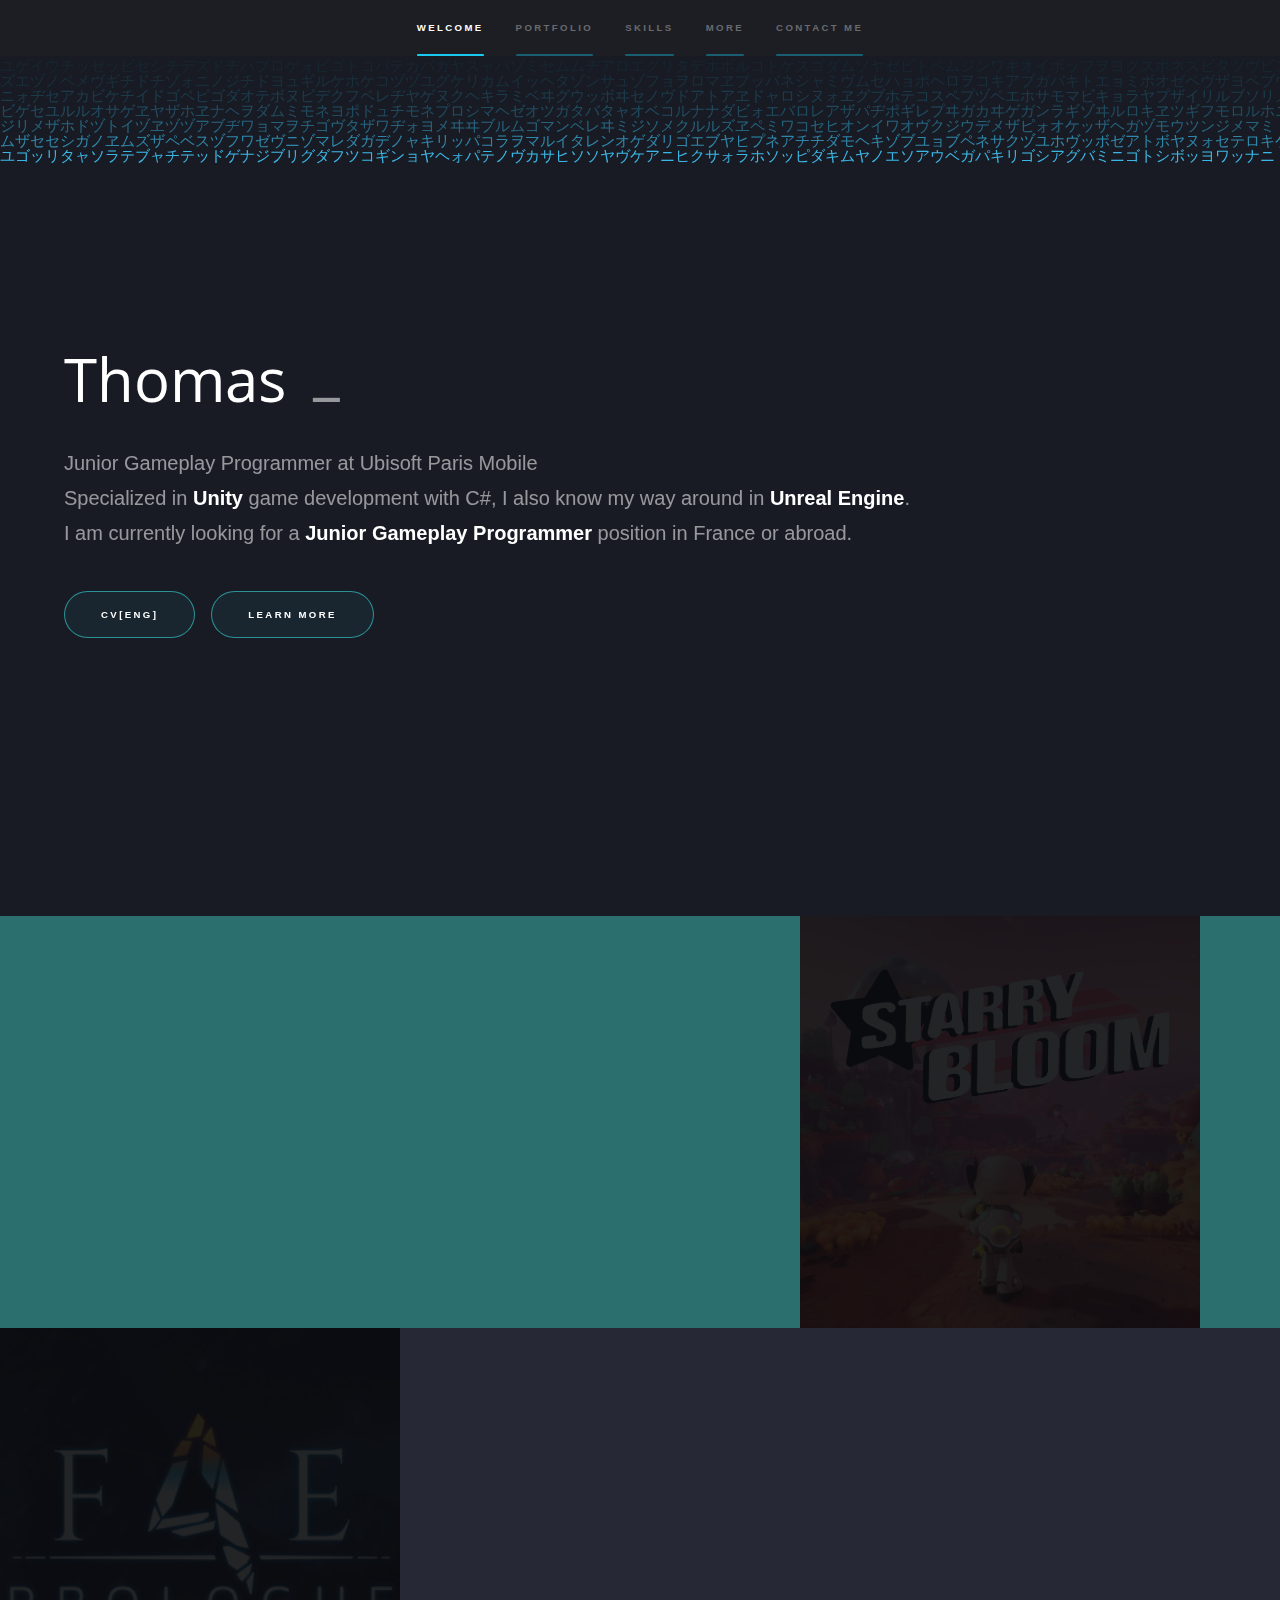
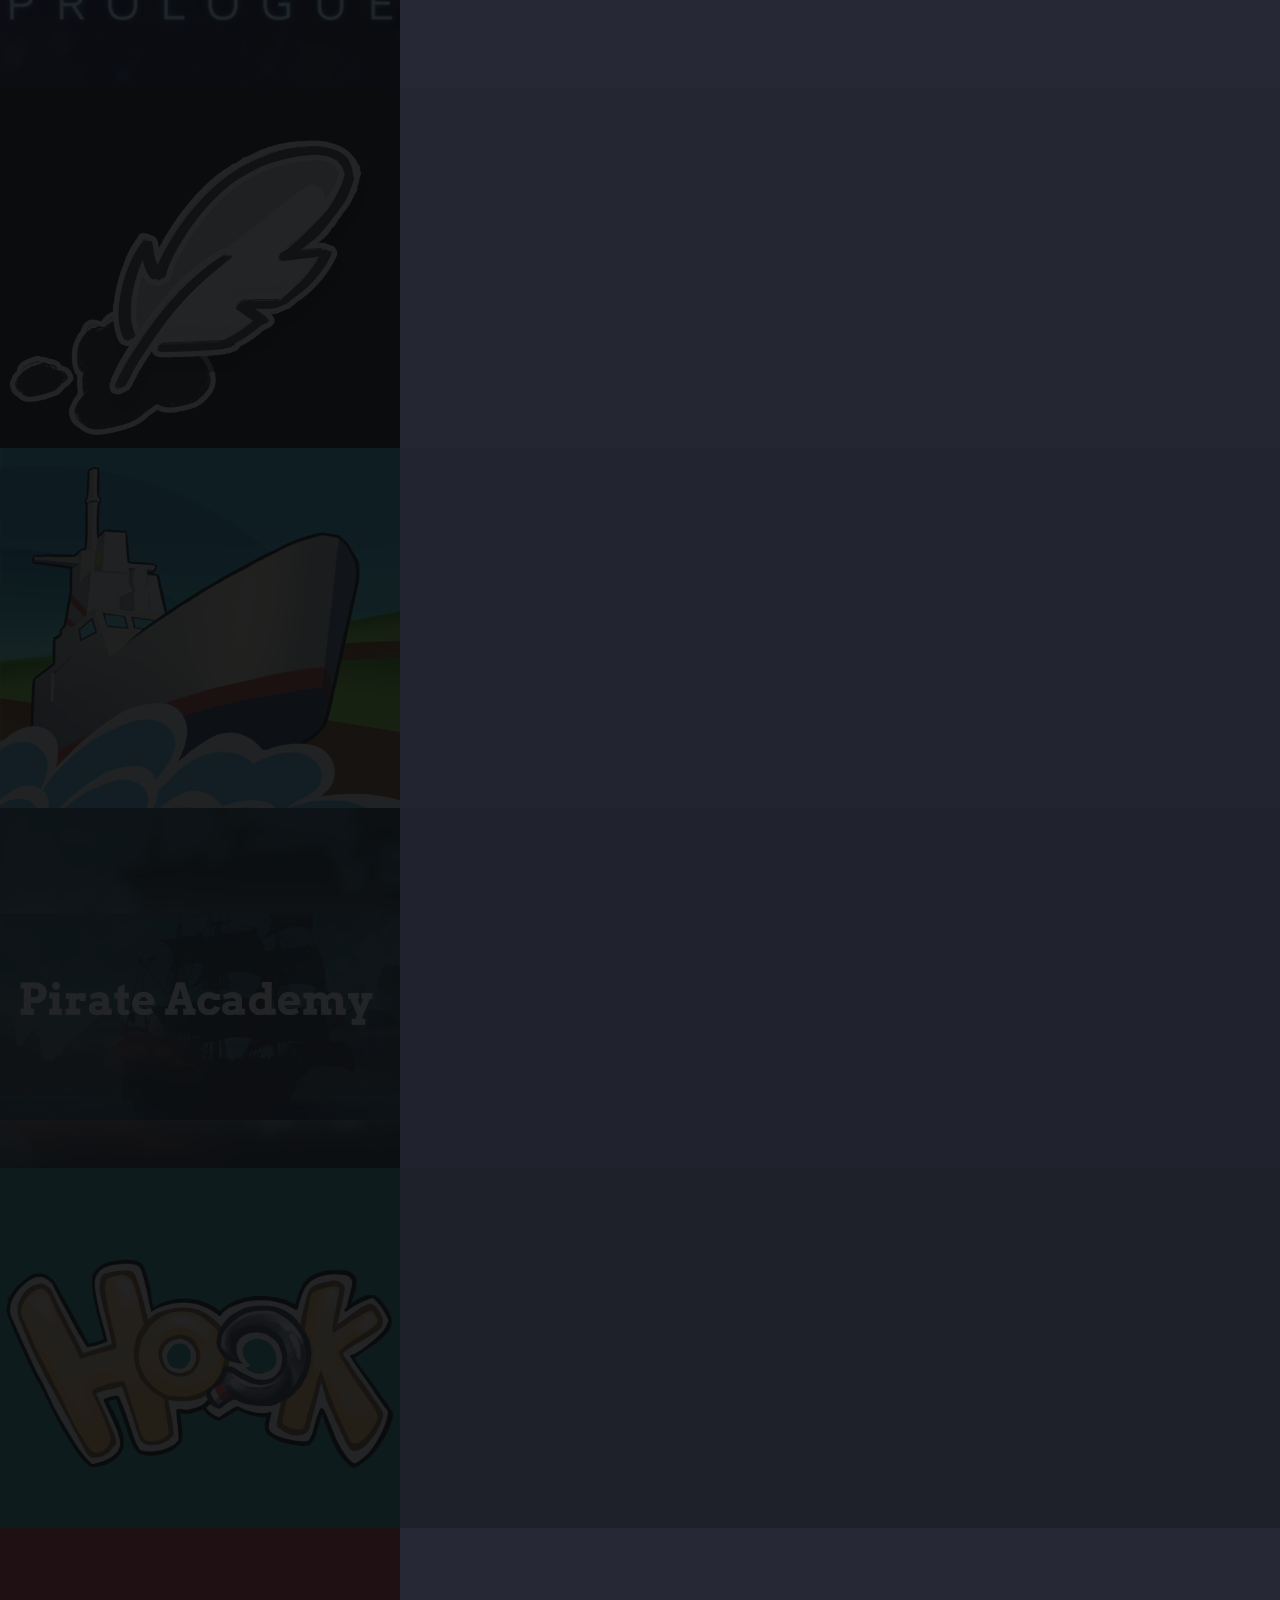
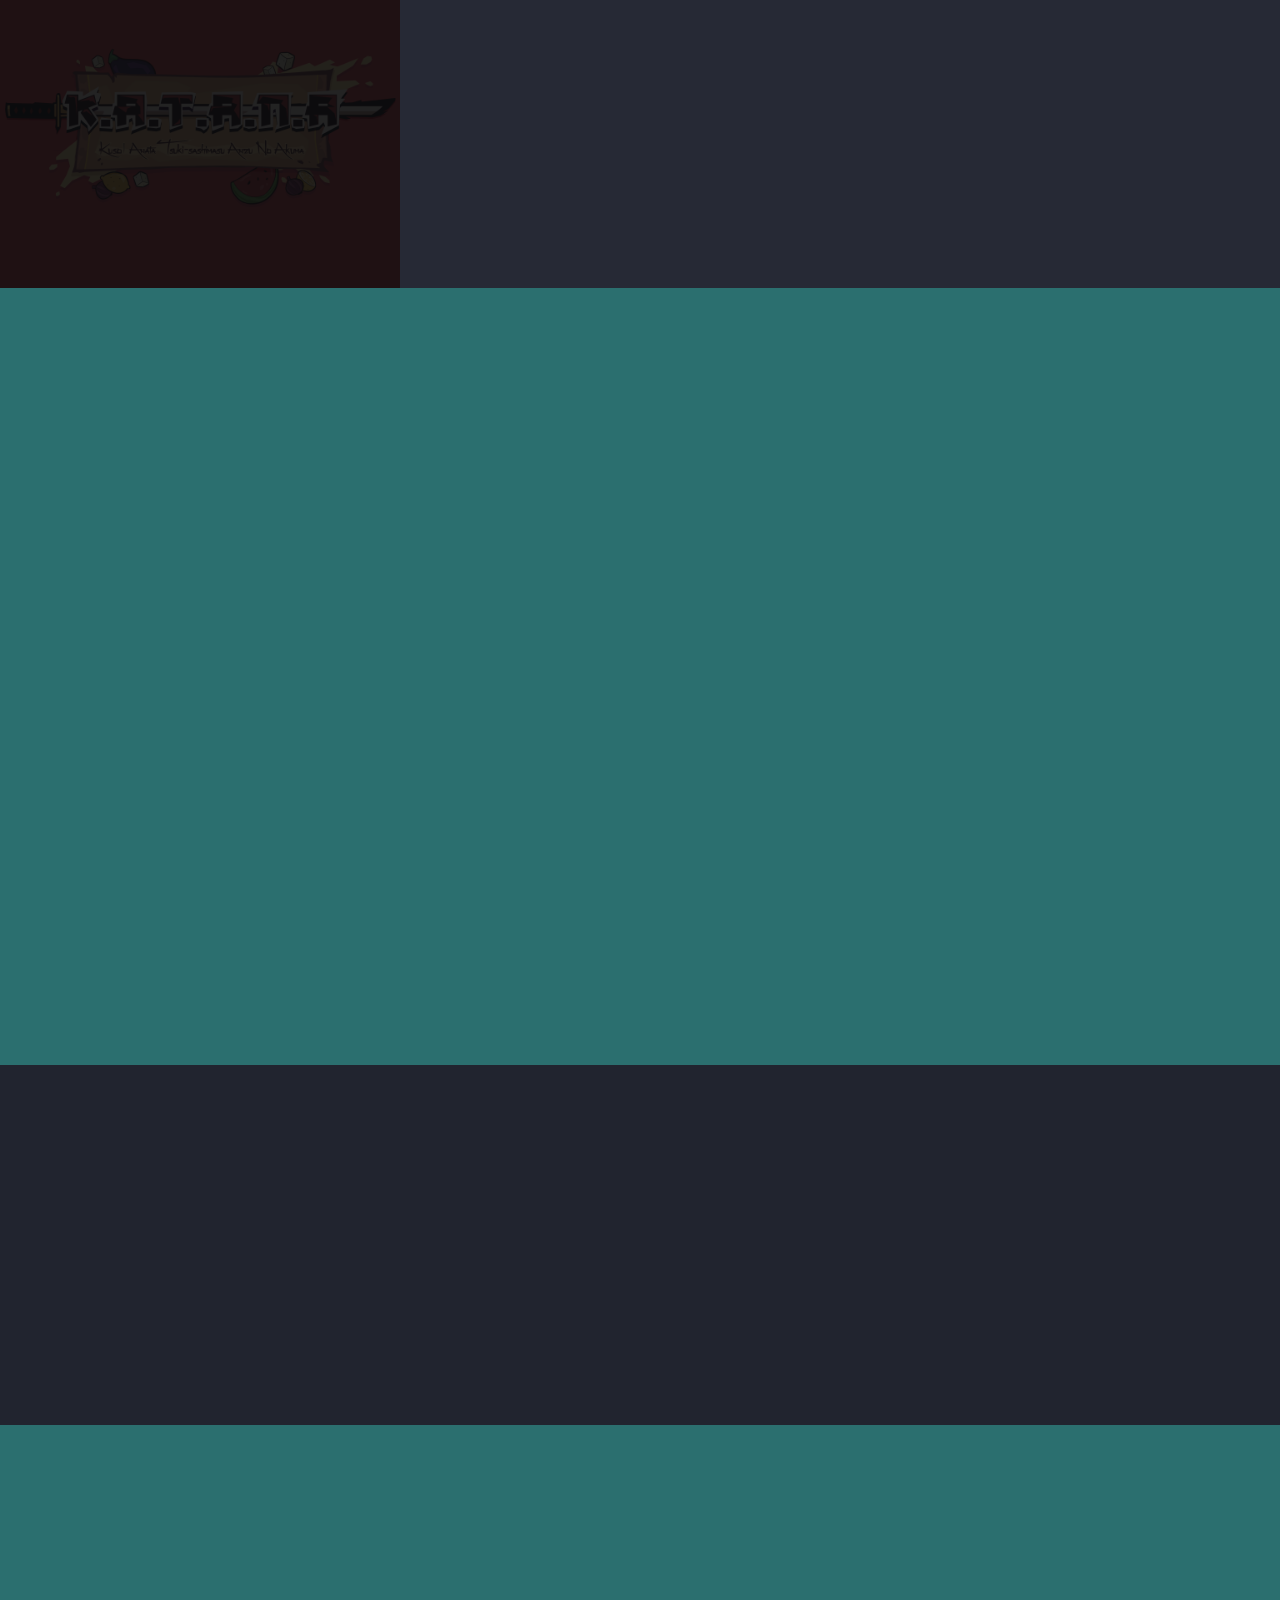
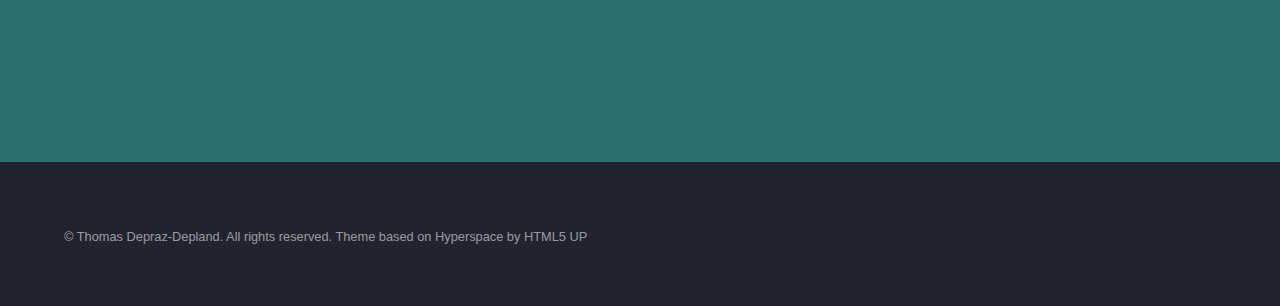
<file: index.html>
<!DOCTYPE HTML>
<!--
	Hyperspace by HTML5 UP
	html5up.net | @ajlkn
	Free for personal and commercial use under the CCA 3.0 license (html5up.net/license)
-->
<html>
	<head>
		<title>Thomas Depraz - Gameplay Programmer</title>
		<meta charset="utf-8" />
		<meta name="viewport" content="width=device-width, initial-scale=1, user-scalable=no" />
		<link rel="stylesheet" href="assets/css/main.css" />	
		<noscript><link rel="stylesheet" href="assets/css/noscript.css" /></noscript>
	</head>
	<body class="is-preload">

		<!-- Sidebar -->
			<section id="sidebar">				
				<div class="inner">		
					<nav>
						
						<ul>
							<li><a href="#intro">Welcome</a></li>
							<li><a href="#one">Portfolio</a></li>
							<li><a href="#two">Skills</a></li>
							<li><a href="#three">More</a></li>
							<li><a href="#four">Contact me</a></li>

						</ul>
					</nav>
				</div>
			</section>

		<!-- Wrapper -->
			<div id="wrapper">	
				<!-- Intro -->
					<section id="intro" class="wrapper style5 fullscreen fade-up" style="z-index: 2">	
						<canvas id="c"></canvas>
						<div class="inner" style="z-index: 3">
							<div class='console-container'><span id='name'></span><div class='console-underscore' id='console'>&#95;</div></div>
							<p> Junior Gameplay Programmer at Ubisoft Paris Mobile<br/>
							Specialized in <b>Unity</b> game development with C#, I also know my way around in <b>Unreal Engine</b>.<br/> 
							I am currently looking for a <b>Junior Gameplay Programmer</b> position in France or abroad.</p>
							<ul class="actions">
								<li><a href="assets/files/CV_ThomasDepraz_2024.pdf" target="_blank" class="button">CV[ENG]</a></li><li><a href="#zero" class="button scrolly">Learn more</a></li>
							</ul>
						</div>
					</section>
				<section id="zero" class="wrapper style3 spotlights">
					<section>
						<div class="content">
							<div class="inner">
								<h2>> Starry Bloom</h2>
								<p><b>Exploration game - 9 people team  - Unreal Engine</b></p>
								<p>
									As the <b>Lead Gameplay Programmer</b>, I'm mainly in charge of developing the core features of the game as well as various tools for my team. <br/>
									I developed a <b>basic CI/CD pipeline</b> using Jenkins, making the deployement of builds much easier. <br/>
									Also, I am one of the two <b>producers</b> of the project, and I manage my team's objectives, deadlines and tasks using Jira and Excel.
								</p>
							</div>
						</div>
						<a href="https://www.youtube.com/watch?v=ziQo_xEm5mk" target = "_blank"  class="image">
							<img src = "images/StarryBloom/cover.jpg" alt="" data-position="top center" class="image"/>
							</a>
					</section>
				</section>
				<!-- One -->
					<section id="one" class="wrapper style2 spotlights">
						<section>
							<a href="https://store.steampowered.com/app/306910/Project_F4E/" target = "_blank"  class="image">
								<img src = "images/F4E/F4ECover.png" alt="" data-position="top center"/>
							</a>
							<div class="content">
								<div class="inner">
									<h2>> Programmer Intern at Betadwarf </h2>
									<p>I joined Betadwarf ongoing project : Project F4E as a part of the core programming team for 4 months. I worked on visualization meaning translating data to the game (Animations, VFX...) as well as some tooling and debugging related to visualization.</p>
								</div>
							</div>
						</section>
						<section>
							<a href="taleteller.html" target = "_blank"  class="image">
								<img src = "images/TaleTeller/TaleTeller.png" onmouseenter="this.src='images/Thales/Bluescan.png';" onmouseleave=" this.src = 'images/TaleTeller/TaleTeller.png';" alt="" data-position="top center"/>
							</a>
							<div class="content">
								<div class="inner">
									<h2>> TaleTeller </h2>
									<p>A deck-building game where you combine cards to write the story your hero will live.</p>
								</div>
							</div>
						</section>
						<section>
							<a href="https://play.google.com/store/apps/details?id=com.Thales.BlueScan&gl=FR" target = "_blank"  class="image"><img src = "images/Thales/Bluescan.png" alt="" data-position="top center"/></a>
							<div class="content">
								<div class="inner">
									<h2>> Bluescan </h2>
									<p>A mobile game developed for ThalesGroup to present their anti-submarine solutions.</p>
									<ul class="actions">
										<li><a href="https://play.google.com/store/apps/details?id=com.Thales.BlueScan&gl=FR"  target = "_blank" class="button">Learn more</a></li>
									</ul>
								</div>
							</div>
						</section>
						<section>
							<a href="wario.html" target = "_blank"  class="image"><img src = "images/PirateAcademy/PirateAcademyBannerSquare.png" alt="" data-position="top center"/></a>
							<div class="content">
								<div class="inner">
									<h2>> Pirate Academy </h2>
									<p>A WarioWare-like where you play as crew trying to pass their pirate exam.</p>
									<ul class="actions">
										<li><a href="wario.html"  target = "_blank" class="button">Learn more</a></li>
									</ul>
								</div>
							</div>
						</section>
						<section>
							<a href="hook.html" target = "_blank"  class="image"><img src="images/hooktitle.png" alt="" data-position="top center"/></a>
							<div class="content">
								<div class="inner">
									<h2>> Hook</h2>
									<p>A 2D zelda-like about an axolotl defending his village against crabs.</p>
									<ul class="actions">
										<li><a href="https://mathieu-gd.itch.io/hook"  target = "_blank" class="button">Play</a></li>
										<li><a href="hook.html"  target = "_blank" class="button">Learn more</a></li>
									</ul>
								</div>
							</div>
						</section>
						<section>
							<a href="katana.html" target = "_blank"  class="image"><img src="images/katana.png" alt="" data-position="top center"/></a>
							<div class="content">
								<div class="inner">
									<h2>> K.A.T.A.N.A</h2>
									<p>A roguelite about a ninja who wanted to be a cook and eventually ended up slicing evil vegetables.</p>
									<ul class="actions">
										<li><a href="https://nougalpakka.itch.io/katana"  target = "_blank" class="button">Play</a></li>
										<li><a href="katana.html"  target = "_blank" class="button">Learn more</a></li>
									</ul>
								</div>
							</div>
						</section>
					</section>

				<!-- Two -->
					<section id="two" class="wrapper style3 fade-up">
						<div class="inner">
							<h2>Skills</h2>
							<p>I have been making games for 5 years now. During these years, I have worked on a lot of projects and each one of them helped me grow a whole set of skills.</p>
							<div class="features">
								<section>
									<span class="icon solid major fa-code"></span>
									<h3>Programming / Software</h3>
									<p>Four years experience in Unity game development and C# programming.</br>Strong knowledge of Unreal Engine and it's blueprint sytem.</br>Experienced with Git, Perforce and Plastic SCM for version control.</p>
								</section>
								<section>
									<span class="icon solid major fa-cog"></span>
									<h3>Game Design</h3>
									<p>Three years experience in gameplay analysis, game mechanics conception.</br> Familiar with various game design tools. (Game Design Patterns...) </p>
								</section>
								<section>
									<span class="icon solid major fa-link"></span>
									<h3>Teamwork</h3>
									<p>Worked in various teams from small (3-4) to large (40 +) on lots of different projects.</br> Experience in leading small teams.</p>
								</section>
								<section>
									<span class="icon solid major fa-desktop"></span>
									<h3>Project Management</h3>
									<p>Very familiar with tools such as Jira, Notion and Excel for project management and plannings.</p>
								</section>
							</div>
						</div>
					</section>
					
				<!-- Three -->
				<section id="three" class="wrapper style1 spotlights">
					<section>			
						<div class="content">
							<div class="inner">
								<h2>More</h2>
								<p>Though I like it, I'm not always making games.</p>
								<div class="split style1">
								<section>
									<ul class="contact">
										<li>
											<h3>Photography</h3>
											<p>I like taking pictures in my spare time.</br> Check them out on my <a href="https://500px.com/deprazthomas" target="_blank">500px</a> profile.</p> 
										</li>
									</ul>
								</section>
							</div>
							</div>
						</div>

					</section>						
				</section>

				<!-- Four -->
					<section id="four" class="wrapper style3 fade-up">
						<div class="inner">
							<h2>Contact me</h2>
							<p>Whether you're from the game industry or not, don't hesitate and send me a message, I will get back to you.</br>Thank you for visiting my website.</p>
							<div class="split style1">
								<section>
									<ul class="contact">
										<li>
											<h3>Email</h3>
											<a href="https://thomasdepraz.github.io/">thomasdeprazdepland@gmail.com</a>
										</li>
									</ul>
								</section>
								<section>
									<ul class="contact">
										<li>
											<h3>Social</h3>
											<ul class="icons">
												<li><a href="https://twitter.com/ciboul_tte" target="_blank" class="icon brands fa-twitter"><span class="label">Twitter</span></a></li>
												<li><a href="#" class="icon brands fa-github"><span class="label">GitHub</span></a></li>
												<li><a href="https://www.instagram.com/ciboul3tte/" target="_blank" class="icon brands fa-instagram"><span class="label">Instagram</span></a></li>
												<li><a href="https://www.linkedin.com/in/thomas-depraz-depland-56560b183/" target="_blank" class="icon brands fa-linkedin-in"><span class="label">LinkedIn</span></a></li>
											</ul>
										</li>
									</ul>
								</section>
							</div>
						</div>
					</section>

			</div>

		<!-- Footer -->
			<footer id="footer" class="wrapper style1">
				<div class="inner">
					<ul class="menu">
						<li>&copy; Thomas Depraz-Depland. All rights reserved. Theme based on Hyperspace by HTML5 UP</li>
					</ul>
				</div>	
			</footer>

		<!-- Scripts -->
			<script src="assets/js/jquery.min.js"></script>
			<script src="assets/js/jquery.scrollex.min.js"></script>
			<script src="assets/js/jquery.scrolly.min.js"></script>
			<script src="assets/js/browser.min.js"></script>
			<script src="assets/js/breakpoints.min.js"></script>
			<script src="assets/js/util.js"></script>
			<script src="assets/js/main.js"></script>
			<script src="assets/js/TerminalText.js"></script>
			<script src="assets/js/MatrixRain.js"></script>
			

	</body>
</html>
</file>
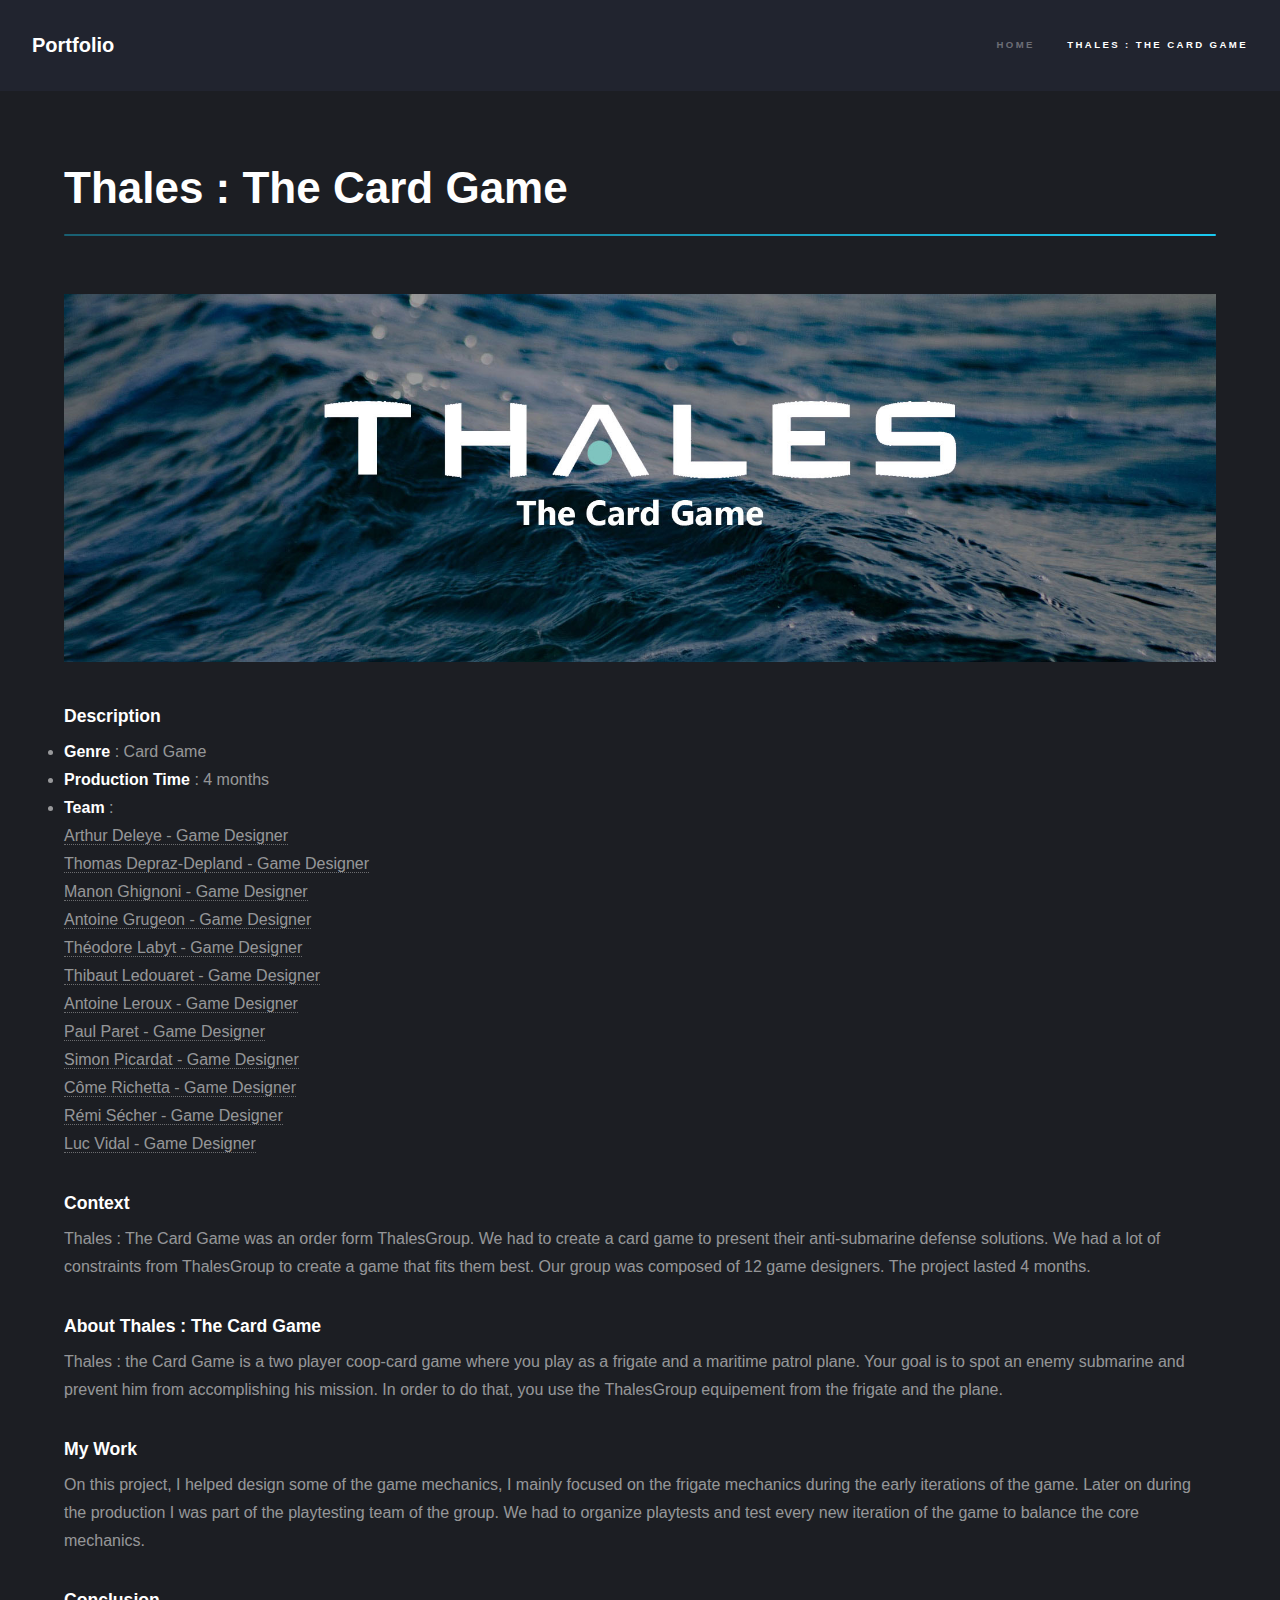
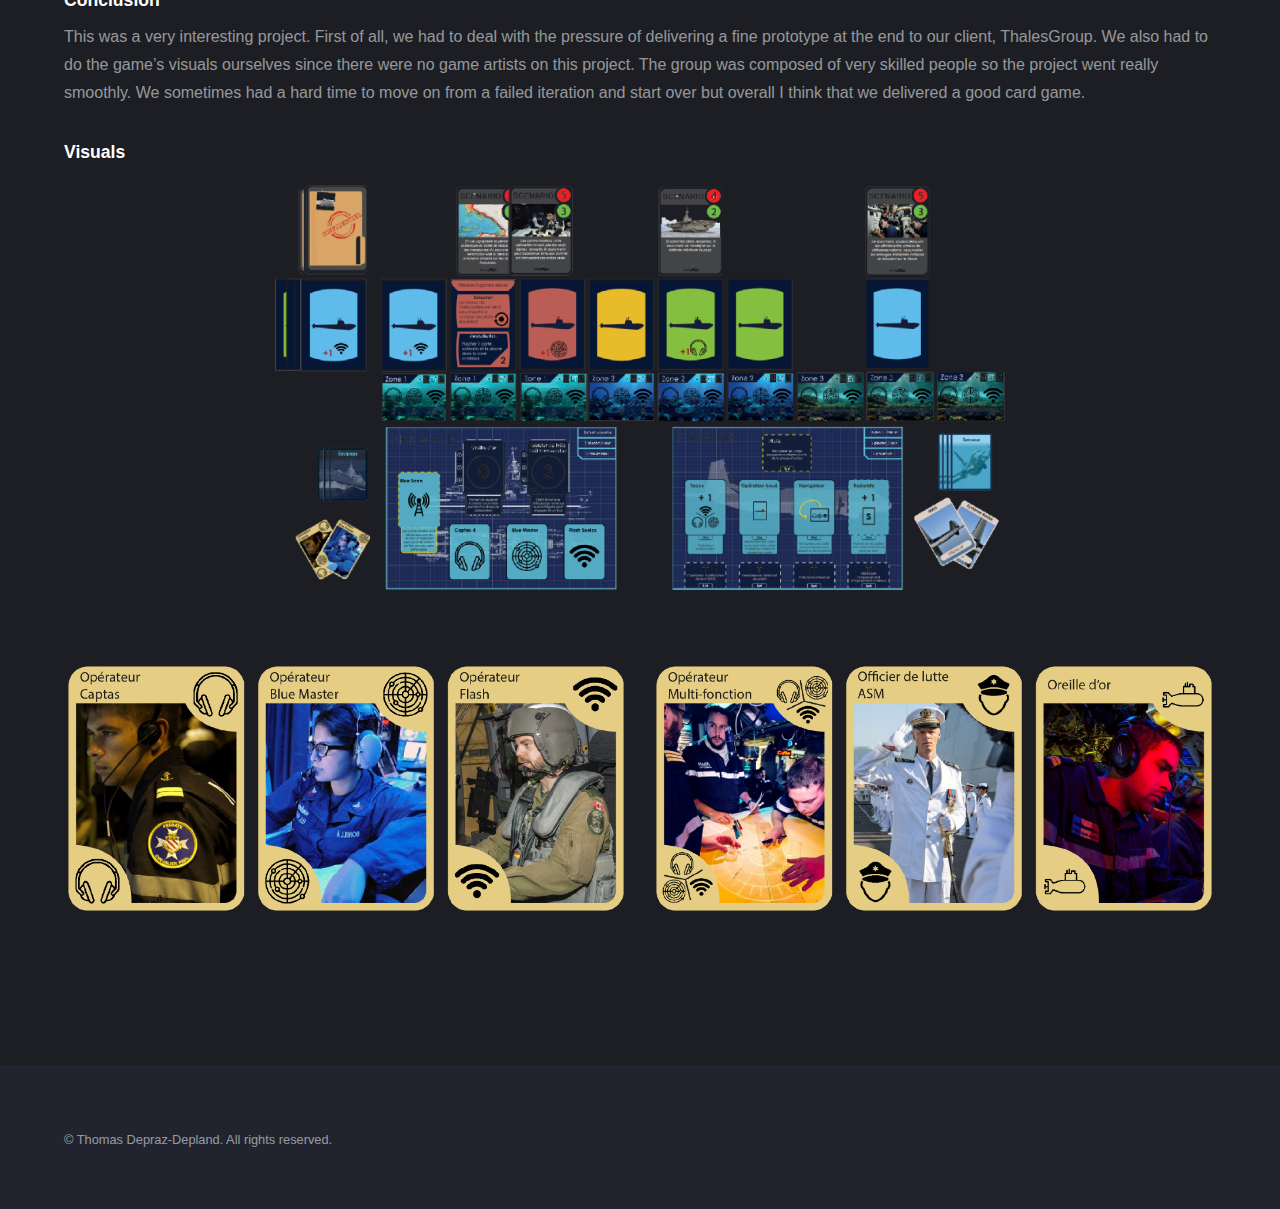
<file: bluescan.html>
<!DOCTYPE HTML>
<!--
	Hyperspace by HTML5 UP
	html5up.net | @ajlkn
	Free for personal and commercial use under the CCA 3.0 license (html5up.net/license)
-->
<html>
	<head>
		<title>Thomas Depraz - Game Design Student</title>
		<meta charset="utf-8" />
		<meta name="viewport" content="width=device-width, initial-scale=1, user-scalable=no" />
		<link rel="stylesheet" href="assets/css/main.css" />
		<noscript><link rel="stylesheet" href="assets/css/noscript.css" /></noscript>
	</head>
	<body class="is-preload">

		<!-- Header -->
			<header id="header">
				<a href="index.html" class="title">Portfolio</a>
				<nav>
					<ul>
						<li><a href="index.html">Home</a></li>
						<li><a href="thales.html" class="active">Thales : The Card Game</a></li>
					</ul>
				</nav>
			</header>

		<!-- Wrapper -->
			<div id="wrapper">

				<!-- Main -->
					<section id="main" class="wrapper">
						<div class="inner">
							<h1 class="major">Thales : The Card Game</h1>
							<span class="image fit"><img src="images/thalesheader.jpg" alt="" /></span>
							
							<h3>Description</h3>
							<li><b>Genre</b> : Card Game</li>
							<li><b>Production Time</b> : 4 months</li>
							<li><b>Team </b>:</li>
							<p>
								<a href="https://www.linkedin.com/in/arthur-deleye/">Arthur Deleye - Game Designer</a>
								<br />
								<a href="https://thomasdepraz.github.io">Thomas Depraz-Depland - Game Designer</a>
								<br />
								<a href="https://manonghignoni.wixsite.com/portfolio">Manon Ghignoni - Game Designer</a>
								<br />
								<a href="https://grugeonantoine.wixsite.com/portfolio">Antoine Grugeon - Game Designer</a>
								<br />
								<a href="https://www.linkedin.com/in/tlabyt/">Théodore Labyt - Game Designer</a>
								<br />
								<a href="https://www.linkedin.com/in/thibaut-le-doar%C3%A9-099874188/">Thibaut Ledouaret - Game Designer</a>
								<br />
								<a href="http://www.antoinelrx.com/">Antoine Leroux - Game Designer</a>
								<br />
								<a href="https://paul-paret.wixsite.com/portfolio">Paul Paret - Game Designer</a>
								<br />
								<a href="https://www.linkedin.com/in/simon-picardat-a09339183/">Simon Picardat - Game Designer</a>
								<br />
								<a href="https://comerichetta.wixsite.com/the-factory">Côme Richetta - Game Designer</a>
								<br />
								<a href="https://remi-secher.wixsite.com/portfolio">Rémi Sécher - Game Designer</a>
								<br />
								<a href="https://lucv394329517.wordpress.com/">Luc Vidal - Game Designer</a>
								<br />
							</p>
							
							<h3>Context</h3>
							<p>
								Thales : The Card Game was an order form ThalesGroup. 
								We had to create a card game to present their anti-submarine defense solutions. 
								We had a lot of constraints from ThalesGroup to create a game that fits them best. 
								Our group was composed of 12 game designers. The project lasted 4 months. 
							</p>
							<h3>About Thales : The Card Game</h3>		
							<p>	
								Thales : the Card Game is a two player coop-card game where you play 
								as a frigate and a maritime patrol plane. Your goal is to spot an enemy 
								submarine and prevent him from accomplishing his mission. 
								In order to do that, you use the ThalesGroup equipement from the frigate and the plane. 
							</p>

							<h3>My Work</h3>
							<p>
								On this project, I helped design some of the game mechanics, 
								I mainly focused on the frigate mechanics during the early iterations of the game. 
								Later on during the production I was part of the playtesting team of the group. 
								We had to organize playtests and test every new iteration of the game to balance the core mechanics. 
							</p>
							<h3>Conclusion</h3>
							<p>
								This was a very interesting project. First of all, we had to deal with the pressure of delivering 
								a fine prototype at the end to our client, ThalesGroup. 
								We also had to do the game’s visuals ourselves since there were no game artists on this project. 
								The group was composed of very skilled people so the project went really smoothly. 
								We sometimes had a hard time to move on from a failed iteration and start over but 
								overall I think that we delivered a good card game. 
							</p>

							<h3>Visuals</h3>
							<div class="box alt">
								<div class="row aln-center">
									<div class="col-8"><span class="image fit"><img src="images/Thales/plateau.png" alt="" /></span></div>
									<div class="col-6"><span class="image fit"><img src="images/Thales/cards.png" alt="" /></span></div>
									<div class="col-6"><span class="image fit"><img src="images/Thales/cards_2.png" alt="" /></span></div>
								</div>
							</div>
						</div>
					</section>

			</div>

		<!-- Footer -->
			<footer id="footer" class="wrapper alt">
				<div class="inner">
					<ul class="menu">
						<li>&copy; Thomas Depraz-Depland. All rights reserved.</li>
					</ul>
				</div>
			</footer>

		<!-- Scripts -->
			<script src="assets/js/jquery.min.js"></script>
			<script src="assets/js/jquery.scrollex.min.js"></script>
			<script src="assets/js/jquery.scrolly.min.js"></script>
			<script src="assets/js/browser.min.js"></script>
			<script src="assets/js/breakpoints.min.js"></script>
			<script src="assets/js/util.js"></script>
			<script src="assets/js/main.js"></script>

	</body>
</html>
</file>
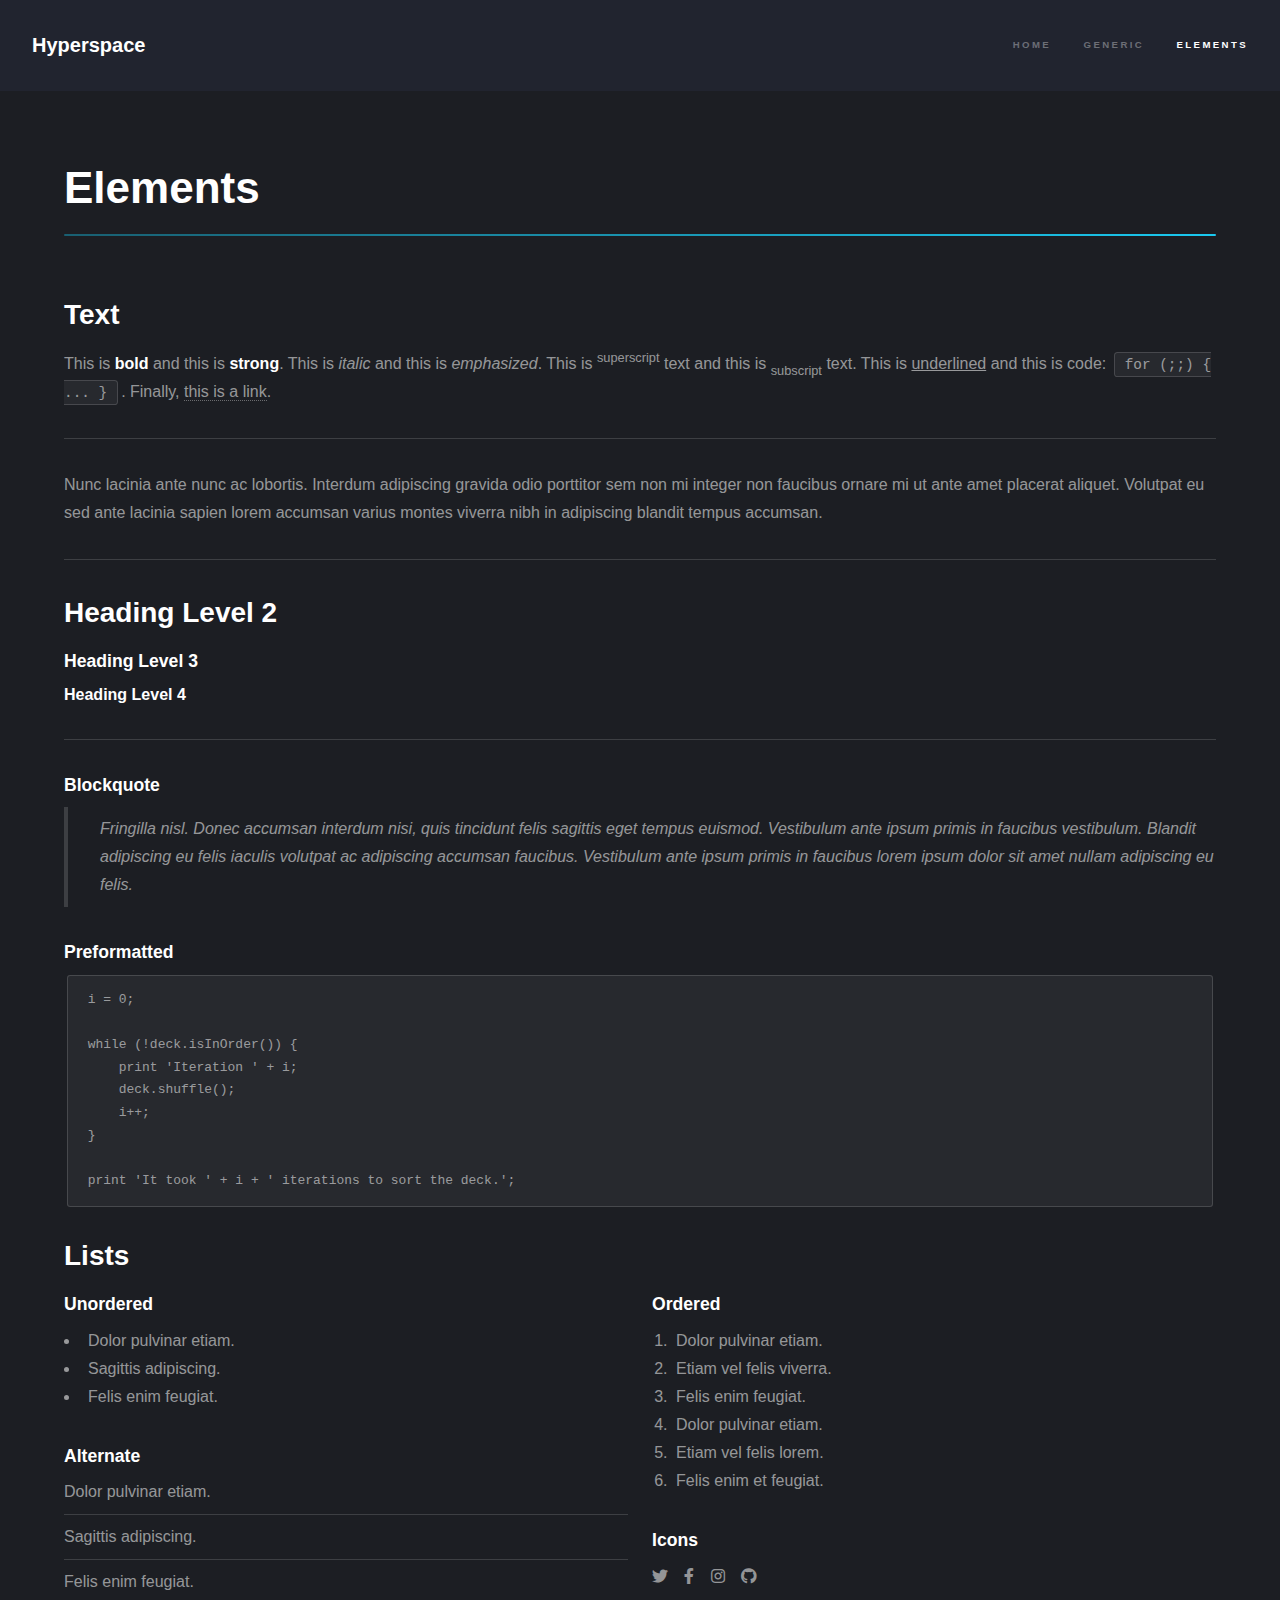
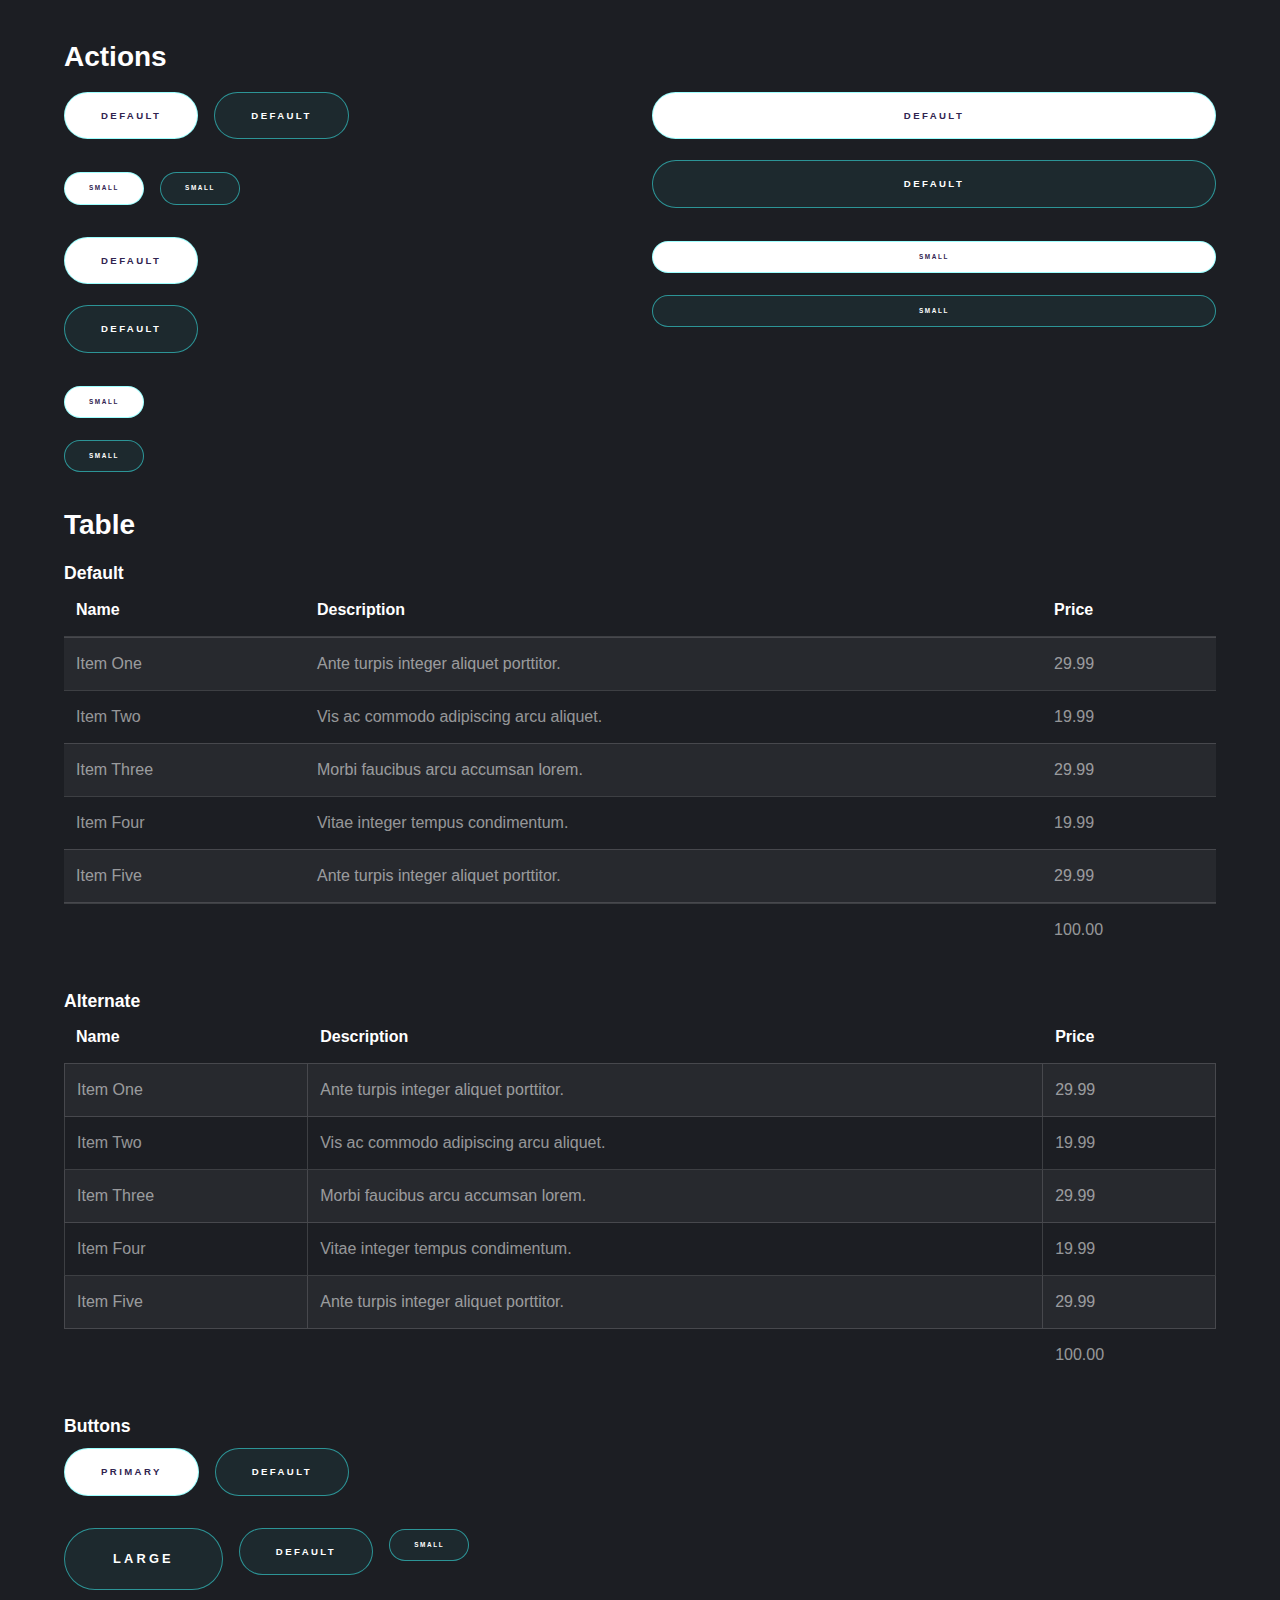
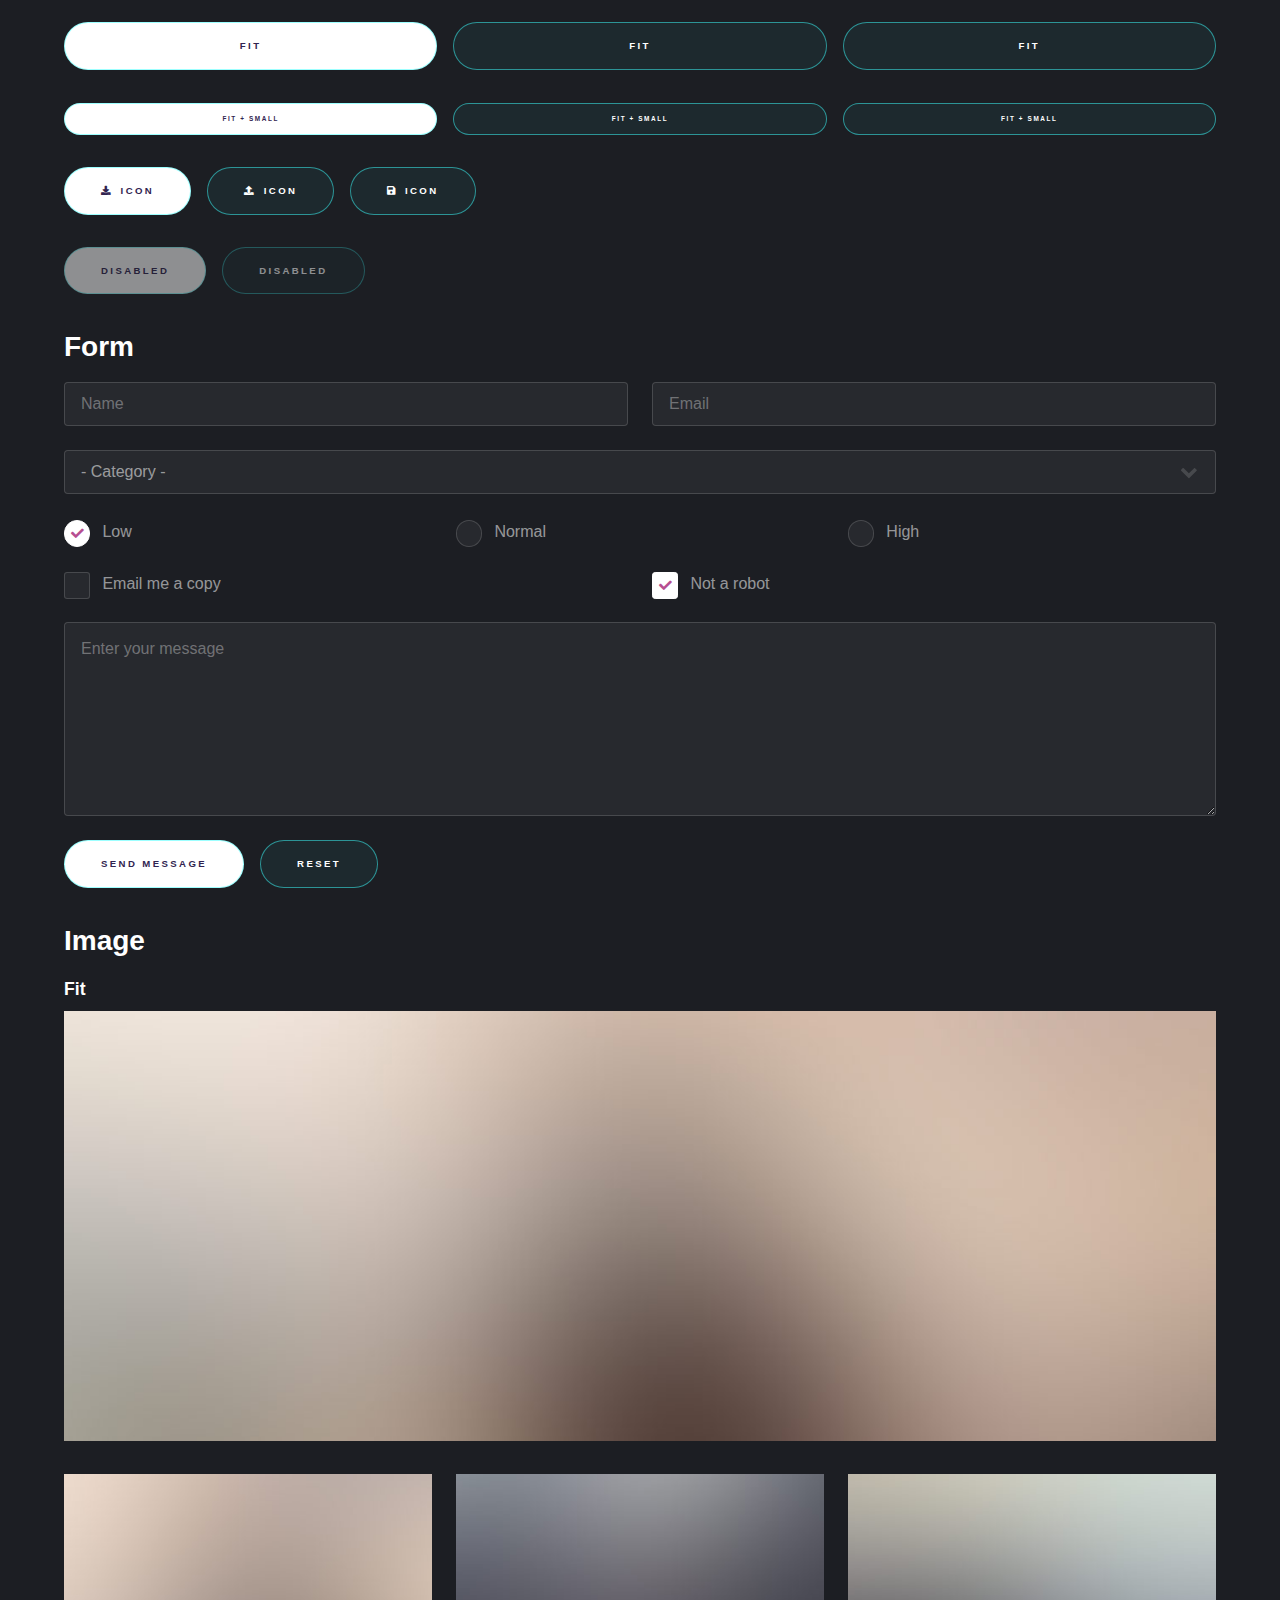
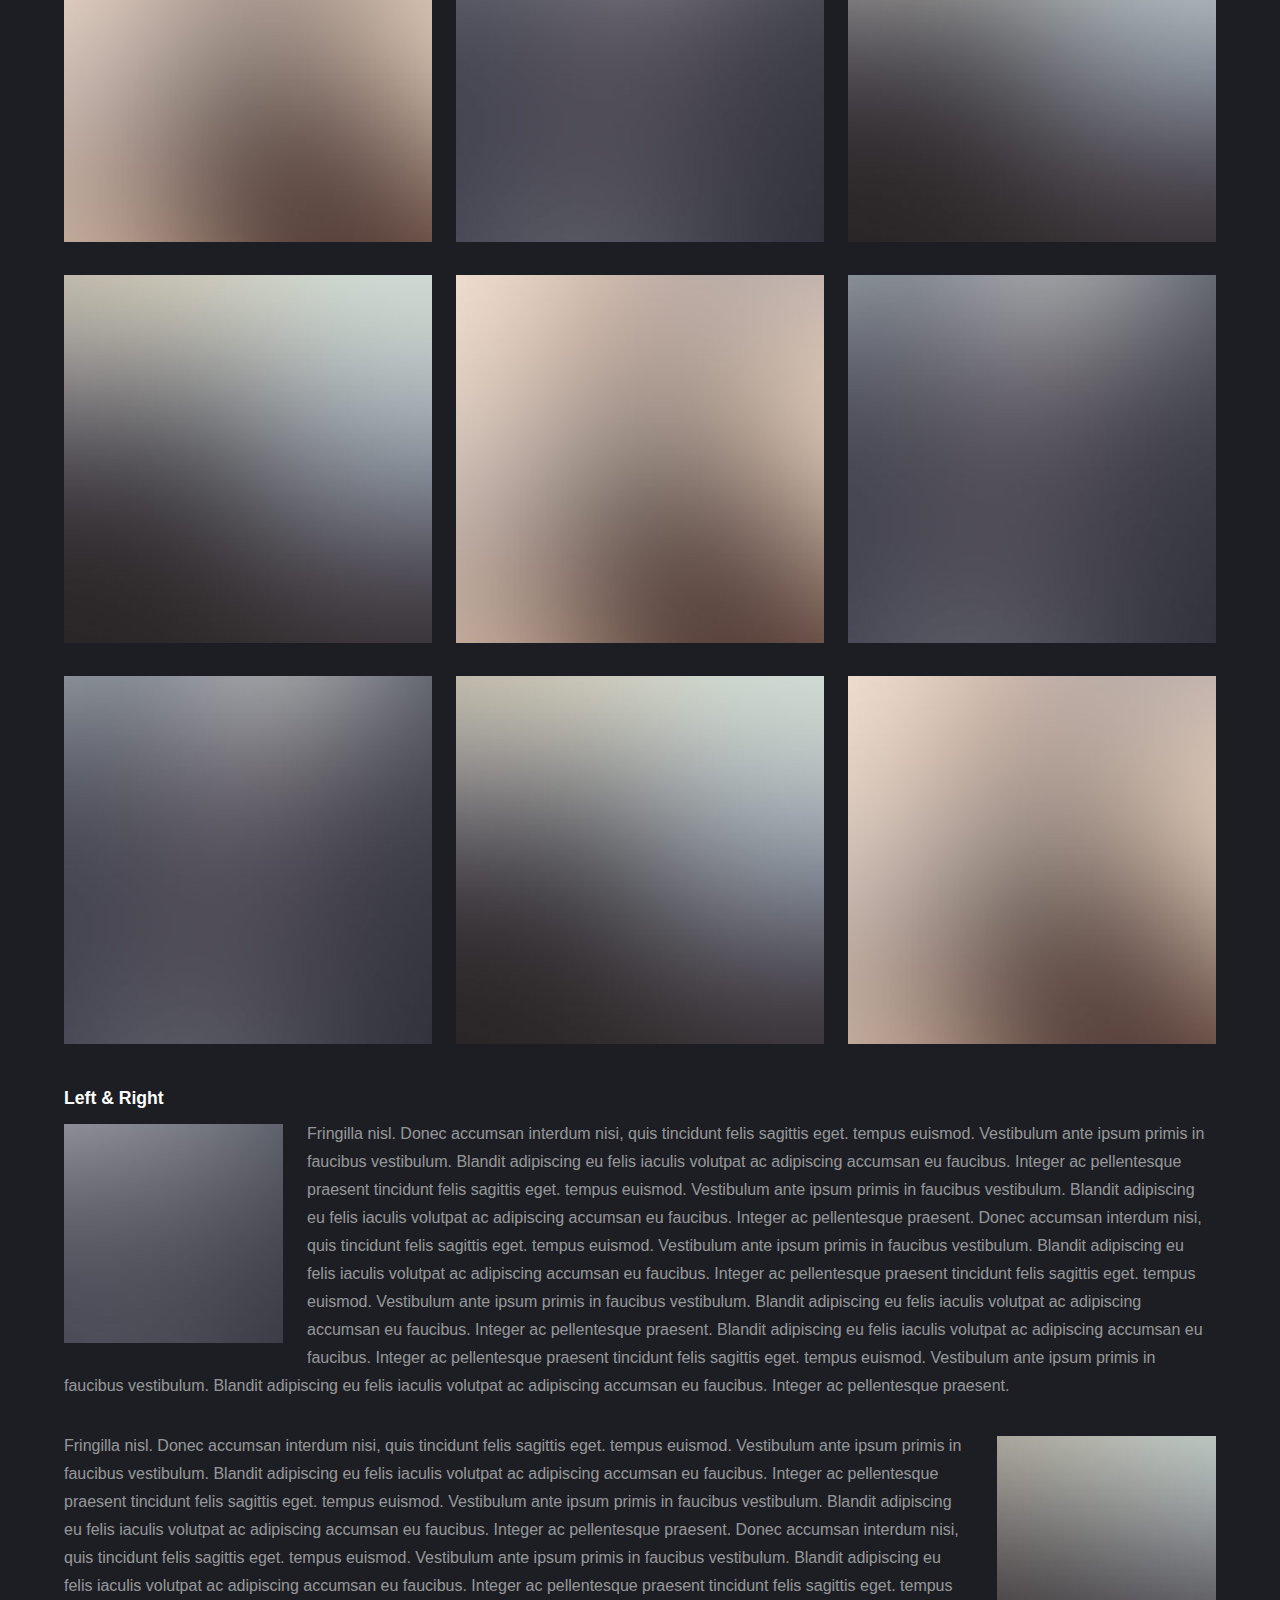
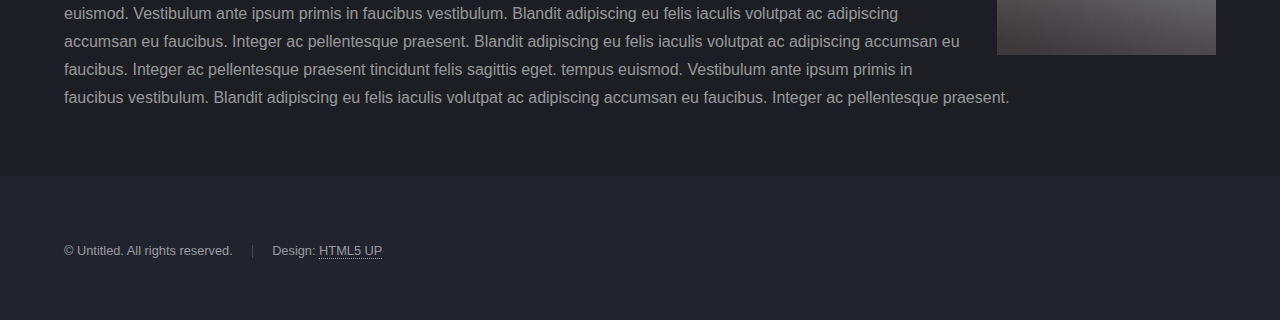
<file: elements.html>
<!DOCTYPE HTML>
<!--
	Hyperspace by HTML5 UP
	html5up.net | @ajlkn
	Free for personal and commercial use under the CCA 3.0 license (html5up.net/license)
-->
<html>
	<head>
		<title>Elements - Hyperspace by HTML5 UP</title>
		<meta charset="utf-8" />
		<meta name="viewport" content="width=device-width, initial-scale=1, user-scalable=no" />
		<link rel="stylesheet" href="assets/css/main.css" />
		<noscript><link rel="stylesheet" href="assets/css/noscript.css" /></noscript>
	</head>
	<body class="is-preload">

		<!-- Header -->
			<header id="header">
				<a href="index.html" class="title">Hyperspace</a>
				<nav>
					<ul>
						<li><a href="index.html">Home</a></li>
						<li><a href="generic.html">Generic</a></li>
						<li><a href="elements.html"  class="active">Elements</a></li>
					</ul>
				</nav>
			</header>

		<!-- Wrapper -->
			<div id="wrapper">

				<!-- Main -->
					<section id="main" class="wrapper">
						<div class="inner">
							<h1 class="major">Elements</h1>

							<!-- Text -->
								<section>
									<h2>Text</h2>
									<p>This is <b>bold</b> and this is <strong>strong</strong>. This is <i>italic</i> and this is <em>emphasized</em>.
									This is <sup>superscript</sup> text and this is <sub>subscript</sub> text.
									This is <u>underlined</u> and this is code: <code>for (;;) { ... }</code>. Finally, <a href="#">this is a link</a>.</p>
									<hr />
									<p>Nunc lacinia ante nunc ac lobortis. Interdum adipiscing gravida odio porttitor sem non mi integer non faucibus ornare mi ut ante amet placerat aliquet. Volutpat eu sed ante lacinia sapien lorem accumsan varius montes viverra nibh in adipiscing blandit tempus accumsan.</p>
									<hr />
									<h2>Heading Level 2</h2>
									<h3>Heading Level 3</h3>
									<h4>Heading Level 4</h4>
									<hr />
									<h3>Blockquote</h3>
									<blockquote>Fringilla nisl. Donec accumsan interdum nisi, quis tincidunt felis sagittis eget tempus euismod. Vestibulum ante ipsum primis in faucibus vestibulum. Blandit adipiscing eu felis iaculis volutpat ac adipiscing accumsan faucibus. Vestibulum ante ipsum primis in faucibus lorem ipsum dolor sit amet nullam adipiscing eu felis.</blockquote>
									<h3>Preformatted</h3>
									<pre><code>i = 0;

while (!deck.isInOrder()) {
    print 'Iteration ' + i;
    deck.shuffle();
    i++;
}

print 'It took ' + i + ' iterations to sort the deck.';</code></pre>
								</section>

							<!-- Lists -->
								<section>
									<h2>Lists</h2>
									<div class="row">
										<div class="col-6 col-12-medium">
											<h3>Unordered</h3>
											<ul>
												<li>Dolor pulvinar etiam.</li>
												<li>Sagittis adipiscing.</li>
												<li>Felis enim feugiat.</li>
											</ul>
											<h3>Alternate</h3>
											<ul class="alt">
												<li>Dolor pulvinar etiam.</li>
												<li>Sagittis adipiscing.</li>
												<li>Felis enim feugiat.</li>
											</ul>
										</div>
										<div class="col-6 col-12-medium">
											<h3>Ordered</h3>
											<ol>
												<li>Dolor pulvinar etiam.</li>
												<li>Etiam vel felis viverra.</li>
												<li>Felis enim feugiat.</li>
												<li>Dolor pulvinar etiam.</li>
												<li>Etiam vel felis lorem.</li>
												<li>Felis enim et feugiat.</li>
											</ol>
											<h3>Icons</h3>
											<ul class="icons">
												<li><a href="#" class="icon brands fa-twitter"><span class="label">Twitter</span></a></li>
												<li><a href="#" class="icon brands fa-facebook-f"><span class="label">Facebook</span></a></li>
												<li><a href="#" class="icon brands fa-instagram"><span class="label">Instagram</span></a></li>
												<li><a href="#" class="icon brands fa-github"><span class="label">Github</span></a></li>
											</ul>
										</div>
									</div>
									<h2>Actions</h2>
									<div class="row">
										<div class="col-6 col-12-medium">
											<ul class="actions">
												<li><a href="#" class="button primary">Default</a></li>
												<li><a href="#" class="button">Default</a></li>
											</ul>
											<ul class="actions small">
												<li><a href="#" class="button primary small">Small</a></li>
												<li><a href="#" class="button small">Small</a></li>
											</ul>
											<ul class="actions stacked">
												<li><a href="#" class="button primary">Default</a></li>
												<li><a href="#" class="button">Default</a></li>
											</ul>
											<ul class="actions stacked">
												<li><a href="#" class="button primary small">Small</a></li>
												<li><a href="#" class="button small">Small</a></li>
											</ul>
										</div>
										<div class="col-6 col-12-medium">
											<ul class="actions stacked">
												<li><a href="#" class="button primary fit">Default</a></li>
												<li><a href="#" class="button fit">Default</a></li>
											</ul>
											<ul class="actions stacked">
												<li><a href="#" class="button primary small fit">Small</a></li>
												<li><a href="#" class="button small fit">Small</a></li>
											</ul>
										</div>
									</div>
								</section>

							<!-- Table -->
								<section>
									<h2>Table</h2>
									<h3>Default</h3>
									<div class="table-wrapper">
										<table>
											<thead>
												<tr>
													<th>Name</th>
													<th>Description</th>
													<th>Price</th>
												</tr>
											</thead>
											<tbody>
												<tr>
													<td>Item One</td>
													<td>Ante turpis integer aliquet porttitor.</td>
													<td>29.99</td>
												</tr>
												<tr>
													<td>Item Two</td>
													<td>Vis ac commodo adipiscing arcu aliquet.</td>
													<td>19.99</td>
												</tr>
												<tr>
													<td>Item Three</td>
													<td> Morbi faucibus arcu accumsan lorem.</td>
													<td>29.99</td>
												</tr>
												<tr>
													<td>Item Four</td>
													<td>Vitae integer tempus condimentum.</td>
													<td>19.99</td>
												</tr>
												<tr>
													<td>Item Five</td>
													<td>Ante turpis integer aliquet porttitor.</td>
													<td>29.99</td>
												</tr>
											</tbody>
											<tfoot>
												<tr>
													<td colspan="2"></td>
													<td>100.00</td>
												</tr>
											</tfoot>
										</table>
									</div>

									<h3>Alternate</h3>
									<div class="table-wrapper">
										<table class="alt">
											<thead>
												<tr>
													<th>Name</th>
													<th>Description</th>
													<th>Price</th>
												</tr>
											</thead>
											<tbody>
												<tr>
													<td>Item One</td>
													<td>Ante turpis integer aliquet porttitor.</td>
													<td>29.99</td>
												</tr>
												<tr>
													<td>Item Two</td>
													<td>Vis ac commodo adipiscing arcu aliquet.</td>
													<td>19.99</td>
												</tr>
												<tr>
													<td>Item Three</td>
													<td> Morbi faucibus arcu accumsan lorem.</td>
													<td>29.99</td>
												</tr>
												<tr>
													<td>Item Four</td>
													<td>Vitae integer tempus condimentum.</td>
													<td>19.99</td>
												</tr>
												<tr>
													<td>Item Five</td>
													<td>Ante turpis integer aliquet porttitor.</td>
													<td>29.99</td>
												</tr>
											</tbody>
											<tfoot>
												<tr>
													<td colspan="2"></td>
													<td>100.00</td>
												</tr>
											</tfoot>
										</table>
									</div>
								</section>

							<!-- Buttons -->
								<section>
									<h3>Buttons</h3>
									<ul class="actions">
										<li><a href="#" class="button primary">Primary</a></li>
										<li><a href="#" class="button">Default</a></li>
									</ul>
									<ul class="actions">
										<li><a href="#" class="button large">Large</a></li>
										<li><a href="#" class="button">Default</a></li>
										<li><a href="#" class="button small">Small</a></li>
									</ul>
									<ul class="actions fit">
										<li><a href="#" class="button primary fit">Fit</a></li>
										<li><a href="#" class="button fit">Fit</a></li>
										<li><a href="#" class="button fit">Fit</a></li>
									</ul>
									<ul class="actions fit small">
										<li><a href="#" class="button primary fit small">Fit + Small</a></li>
										<li><a href="#" class="button fit small">Fit + Small</a></li>
										<li><a href="#" class="button fit small">Fit + Small</a></li>
									</ul>
									<ul class="actions">
										<li><a href="#" class="button primary icon solid fa-download">Icon</a></li>
										<li><a href="#" class="button icon solid fa-upload">Icon</a></li>
										<li><a href="#" class="button icon solid fa-save">Icon</a></li>
									</ul>
									<ul class="actions">
										<li><span class="button primary disabled">Disabled</span></li>
										<li><span class="button disabled">Disabled</span></li>
									</ul>
								</section>

							<!-- Form -->
								<section>
									<h2>Form</h2>
									<form method="post" action="#">
										<div class="row gtr-uniform">
											<div class="col-6 col-12-xsmall">
												<input type="text" name="demo-name" id="demo-name" value="" placeholder="Name" />
											</div>
											<div class="col-6 col-12-xsmall">
												<input type="email" name="demo-email" id="demo-email" value="" placeholder="Email" />
											</div>
											<div class="col-12">
												<select name="demo-category" id="demo-category">
													<option value="">- Category -</option>
													<option value="1">Manufacturing</option>
													<option value="1">Shipping</option>
													<option value="1">Administration</option>
													<option value="1">Human Resources</option>
												</select>
											</div>
											<div class="col-4 col-12-small">
												<input type="radio" id="demo-priority-low" name="demo-priority" checked>
												<label for="demo-priority-low">Low</label>
											</div>
											<div class="col-4 col-12-small">
												<input type="radio" id="demo-priority-normal" name="demo-priority">
												<label for="demo-priority-normal">Normal</label>
											</div>
											<div class="col-4 col-12-small">
												<input type="radio" id="demo-priority-high" name="demo-priority">
												<label for="demo-priority-high">High</label>
											</div>
											<div class="col-6 col-12-small">
												<input type="checkbox" id="demo-copy" name="demo-copy">
												<label for="demo-copy">Email me a copy</label>
											</div>
											<div class="col-6 col-12-small">
												<input type="checkbox" id="demo-human" name="demo-human" checked>
												<label for="demo-human">Not a robot</label>
											</div>
											<div class="col-12">
												<textarea name="demo-message" id="demo-message" placeholder="Enter your message" rows="6"></textarea>
											</div>
											<div class="col-12">
												<ul class="actions">
													<li><input type="submit" value="Send Message" class="primary" /></li>
													<li><input type="reset" value="Reset" /></li>
												</ul>
											</div>
										</div>
									</form>
								</section>

							<!-- Image -->
								<section>
									<h2>Image</h2>
									<h3>Fit</h3>
									<div class="box alt">
										<div class="row gtr-uniform">
											<div class="col-12"><span class="image fit"><img src="images/pic04.jpg" alt="" /></span></div>
											<div class="col-4"><span class="image fit"><img src="images/pic01.jpg" alt="" /></span></div>
											<div class="col-4"><span class="image fit"><img src="images/pic02.jpg" alt="" /></span></div>
											<div class="col-4"><span class="image fit"><img src="images/pic03.jpg" alt="" /></span></div>
											<div class="col-4"><span class="image fit"><img src="images/pic03.jpg" alt="" /></span></div>
											<div class="col-4"><span class="image fit"><img src="images/pic01.jpg" alt="" /></span></div>
											<div class="col-4"><span class="image fit"><img src="images/pic02.jpg" alt="" /></span></div>
											<div class="col-4"><span class="image fit"><img src="images/pic02.jpg" alt="" /></span></div>
											<div class="col-4"><span class="image fit"><img src="images/pic03.jpg" alt="" /></span></div>
											<div class="col-4"><span class="image fit"><img src="images/pic01.jpg" alt="" /></span></div>
										</div>
									</div>
									<h3>Left &amp; Right</h3>
									<p><span class="image left"><img src="images/pic05.jpg" alt="" /></span>Fringilla nisl. Donec accumsan interdum nisi, quis tincidunt felis sagittis eget. tempus euismod. Vestibulum ante ipsum primis in faucibus vestibulum. Blandit adipiscing eu felis iaculis volutpat ac adipiscing accumsan eu faucibus. Integer ac pellentesque praesent tincidunt felis sagittis eget. tempus euismod. Vestibulum ante ipsum primis in faucibus vestibulum. Blandit adipiscing eu felis iaculis volutpat ac adipiscing accumsan eu faucibus. Integer ac pellentesque praesent. Donec accumsan interdum nisi, quis tincidunt felis sagittis eget. tempus euismod. Vestibulum ante ipsum primis in faucibus vestibulum. Blandit adipiscing eu felis iaculis volutpat ac adipiscing accumsan eu faucibus. Integer ac pellentesque praesent tincidunt felis sagittis eget. tempus euismod. Vestibulum ante ipsum primis in faucibus vestibulum. Blandit adipiscing eu felis iaculis volutpat ac adipiscing accumsan eu faucibus. Integer ac pellentesque praesent. Blandit adipiscing eu felis iaculis volutpat ac adipiscing accumsan eu faucibus. Integer ac pellentesque praesent tincidunt felis sagittis eget. tempus euismod. Vestibulum ante ipsum primis in faucibus vestibulum. Blandit adipiscing eu felis iaculis volutpat ac adipiscing accumsan eu faucibus. Integer ac pellentesque praesent.</p>
									<p><span class="image right"><img src="images/pic06.jpg" alt="" /></span>Fringilla nisl. Donec accumsan interdum nisi, quis tincidunt felis sagittis eget. tempus euismod. Vestibulum ante ipsum primis in faucibus vestibulum. Blandit adipiscing eu felis iaculis volutpat ac adipiscing accumsan eu faucibus. Integer ac pellentesque praesent tincidunt felis sagittis eget. tempus euismod. Vestibulum ante ipsum primis in faucibus vestibulum. Blandit adipiscing eu felis iaculis volutpat ac adipiscing accumsan eu faucibus. Integer ac pellentesque praesent. Donec accumsan interdum nisi, quis tincidunt felis sagittis eget. tempus euismod. Vestibulum ante ipsum primis in faucibus vestibulum. Blandit adipiscing eu felis iaculis volutpat ac adipiscing accumsan eu faucibus. Integer ac pellentesque praesent tincidunt felis sagittis eget. tempus euismod. Vestibulum ante ipsum primis in faucibus vestibulum. Blandit adipiscing eu felis iaculis volutpat ac adipiscing accumsan eu faucibus. Integer ac pellentesque praesent. Blandit adipiscing eu felis iaculis volutpat ac adipiscing accumsan eu faucibus. Integer ac pellentesque praesent tincidunt felis sagittis eget. tempus euismod. Vestibulum ante ipsum primis in faucibus vestibulum. Blandit adipiscing eu felis iaculis volutpat ac adipiscing accumsan eu faucibus. Integer ac pellentesque praesent.</p>
								</section>

						</div>
					</section>

			</div>

		<!-- Footer -->
			<footer id="footer" class="wrapper alt">
				<div class="inner">
					<ul class="menu">
						<li>&copy; Untitled. All rights reserved.</li><li>Design: <a href="http://html5up.net">HTML5 UP</a></li>
					</ul>
				</div>
			</footer>

		<!-- Scripts -->
			<script src="assets/js/jquery.min.js"></script>
			<script src="assets/js/jquery.scrollex.min.js"></script>
			<script src="assets/js/jquery.scrolly.min.js"></script>
			<script src="assets/js/browser.min.js"></script>
			<script src="assets/js/breakpoints.min.js"></script>
			<script src="assets/js/util.js"></script>
			<script src="assets/js/main.js"></script>

	</body>
</html>
</file>
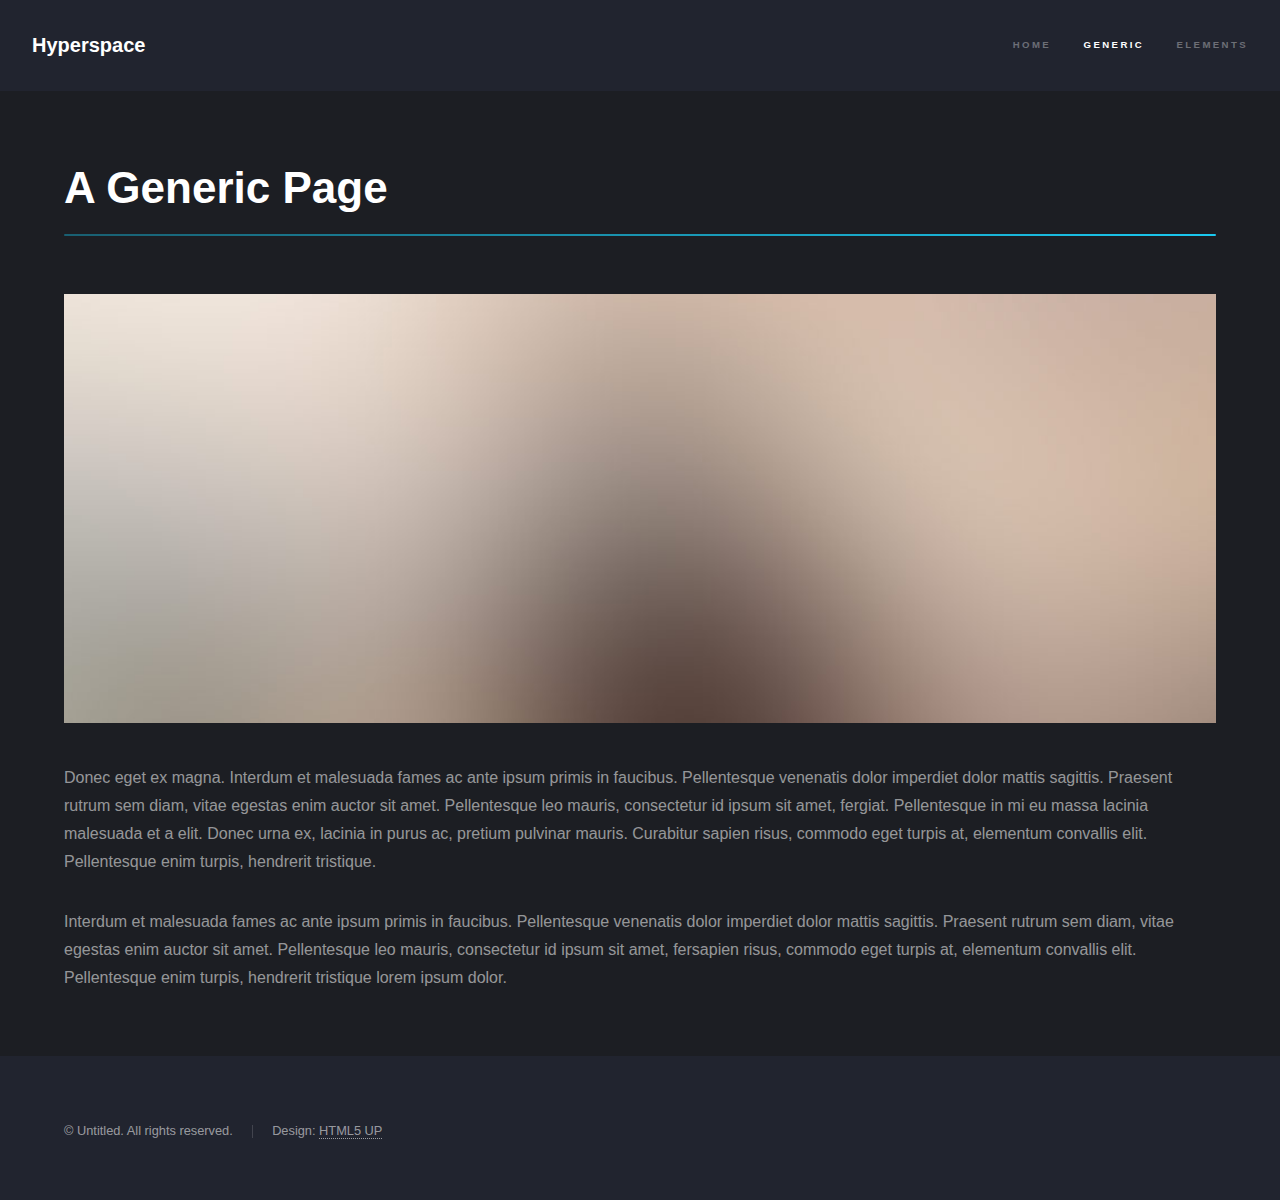
<file: generic.html>
<!DOCTYPE HTML>
<!--
	Hyperspace by HTML5 UP
	html5up.net | @ajlkn
	Free for personal and commercial use under the CCA 3.0 license (html5up.net/license)
-->
<html>
	<head>
		<title>Generic - Hyperspace by HTML5 UP</title>
		<meta charset="utf-8" />
		<meta name="viewport" content="width=device-width, initial-scale=1, user-scalable=no" />
		<link rel="stylesheet" href="assets/css/main.css" />
		<noscript><link rel="stylesheet" href="assets/css/noscript.css" /></noscript>
	</head>
	<body class="is-preload">

		<!-- Header -->
			<header id="header">
				<a href="index.html" class="title">Hyperspace</a>
				<nav>
					<ul>
						<li><a href="index.html">Home</a></li>
						<li><a href="generic.html" class="active">Generic</a></li>
						<li><a href="elements.html">Elements</a></li>
					</ul>
				</nav>
			</header>

		<!-- Wrapper -->
			<div id="wrapper">

				<!-- Main -->
					<section id="main" class="wrapper">
						<div class="inner">
							<h1 class="major">A Generic Page</h1>
							<span class="image fit"><img src="images/pic04.jpg" alt="" /></span>
							<p>Donec eget ex magna. Interdum et malesuada fames ac ante ipsum primis in faucibus. Pellentesque venenatis dolor imperdiet dolor mattis sagittis. Praesent rutrum sem diam, vitae egestas enim auctor sit amet. Pellentesque leo mauris, consectetur id ipsum sit amet, fergiat. Pellentesque in mi eu massa lacinia malesuada et a elit. Donec urna ex, lacinia in purus ac, pretium pulvinar mauris. Curabitur sapien risus, commodo eget turpis at, elementum convallis elit. Pellentesque enim turpis, hendrerit tristique.</p>
							<p>Interdum et malesuada fames ac ante ipsum primis in faucibus. Pellentesque venenatis dolor imperdiet dolor mattis sagittis. Praesent rutrum sem diam, vitae egestas enim auctor sit amet. Pellentesque leo mauris, consectetur id ipsum sit amet, fersapien risus, commodo eget turpis at, elementum convallis elit. Pellentesque enim turpis, hendrerit tristique lorem ipsum dolor.</p>
						</div>
					</section>

			</div>

		<!-- Footer -->
			<footer id="footer" class="wrapper alt">
				<div class="inner">
					<ul class="menu">
						<li>&copy; Untitled. All rights reserved.</li><li>Design: <a href="http://html5up.net">HTML5 UP</a></li>
					</ul>
				</div>
			</footer>

		<!-- Scripts -->
			<script src="assets/js/jquery.min.js"></script>
			<script src="assets/js/jquery.scrollex.min.js"></script>
			<script src="assets/js/jquery.scrolly.min.js"></script>
			<script src="assets/js/browser.min.js"></script>
			<script src="assets/js/breakpoints.min.js"></script>
			<script src="assets/js/util.js"></script>
			<script src="assets/js/main.js"></script>

	</body>
</html>
</file>
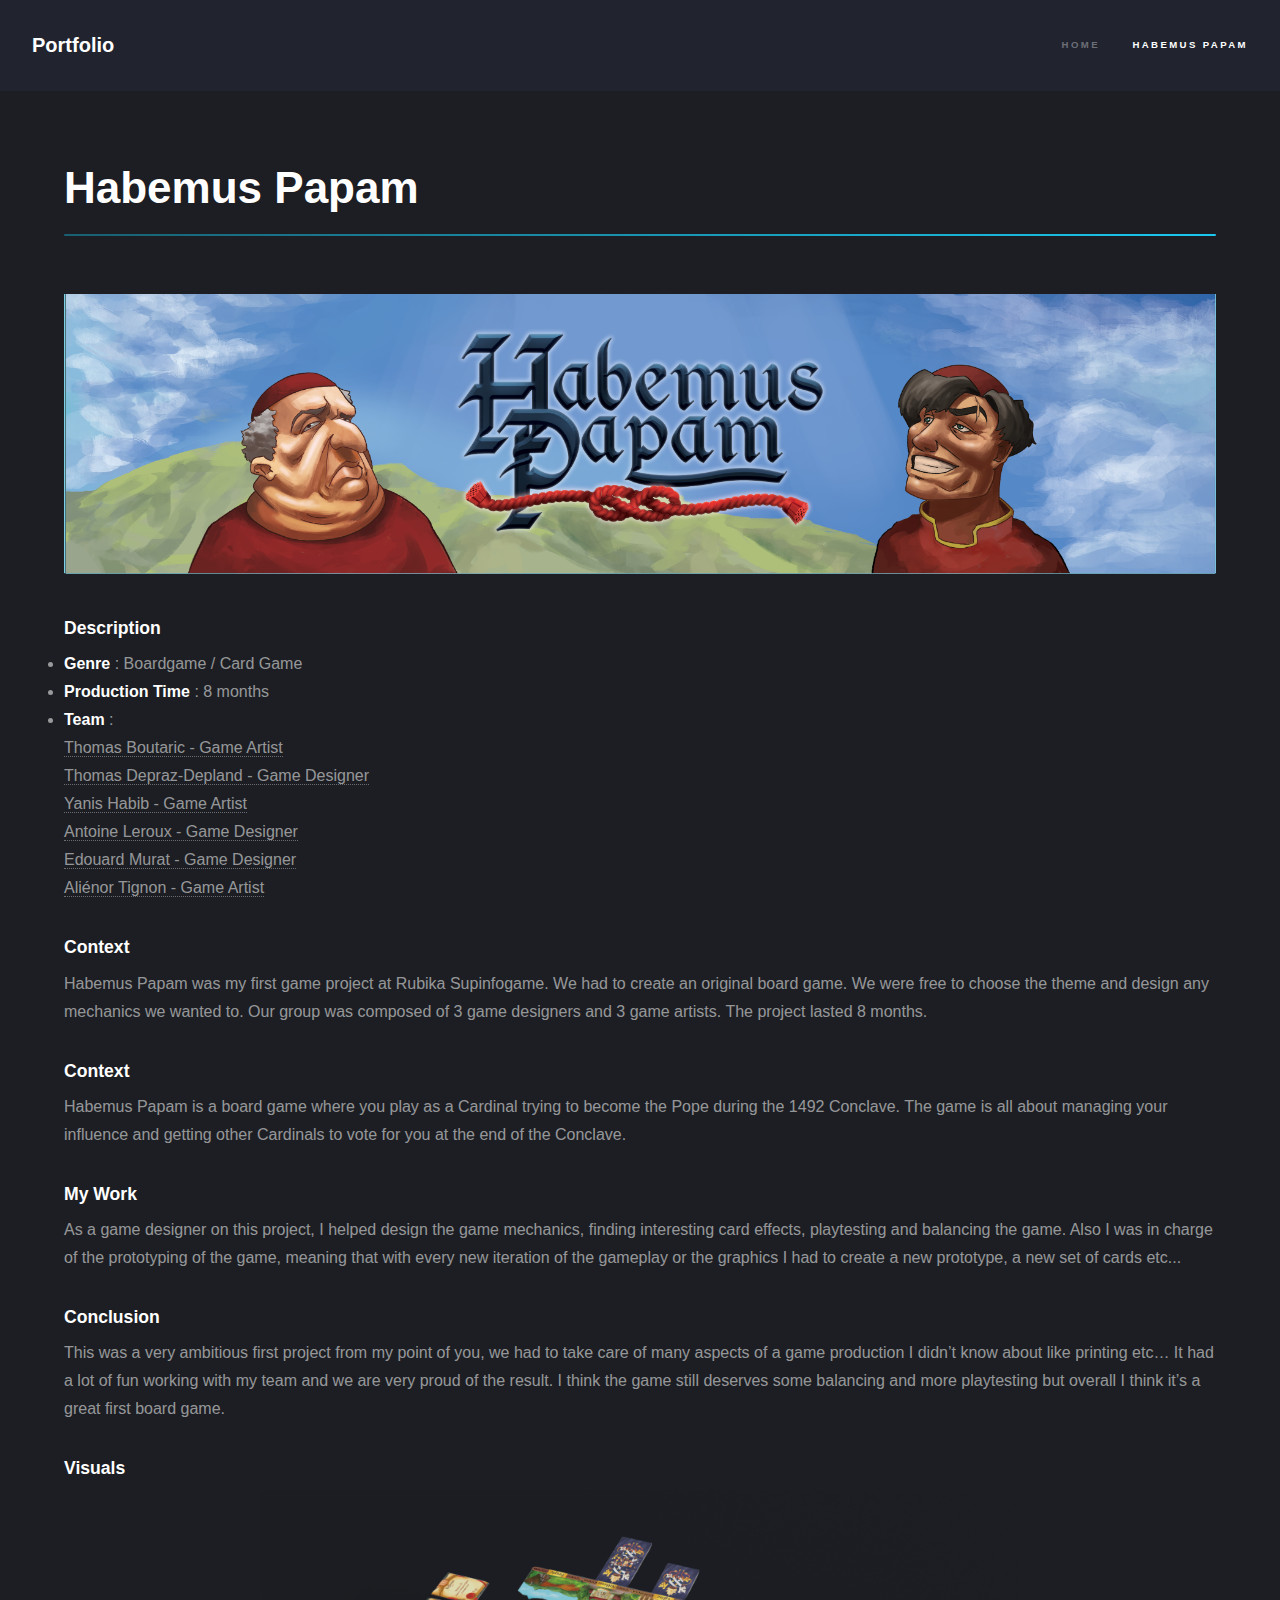
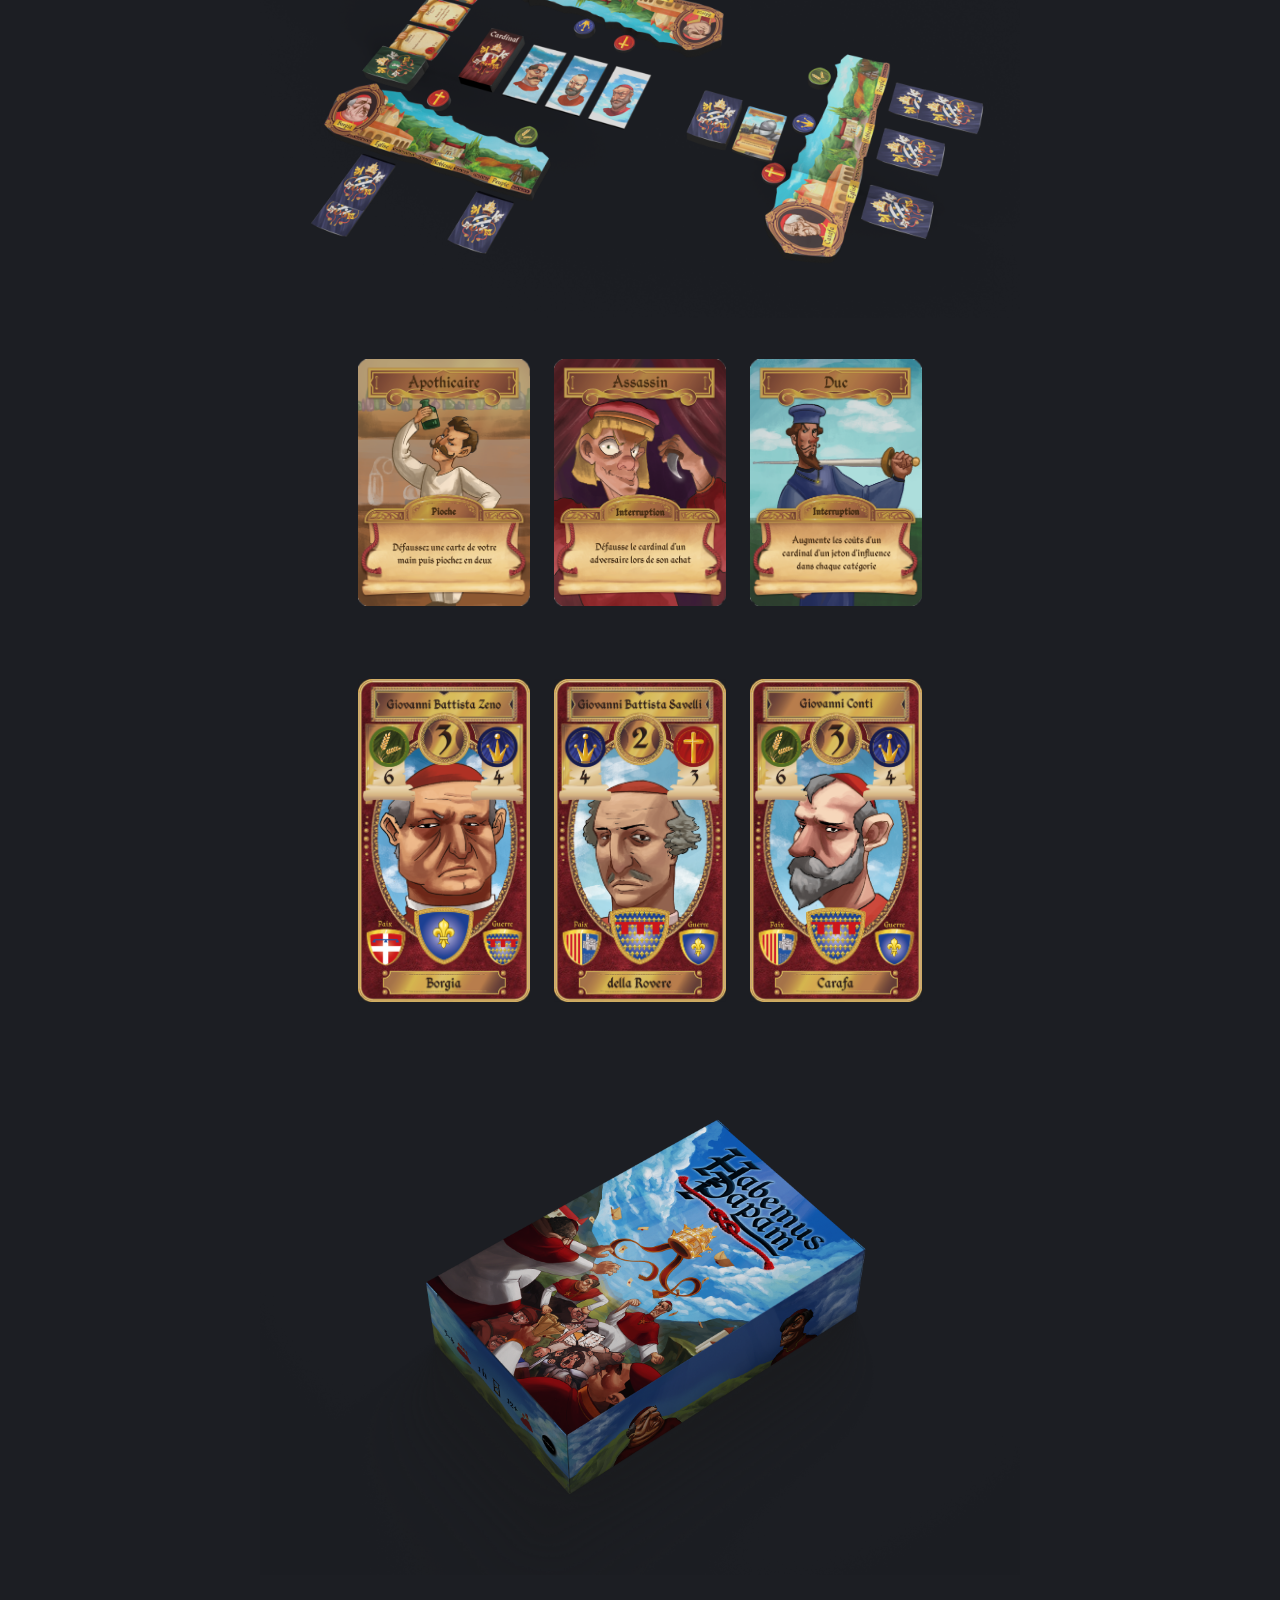
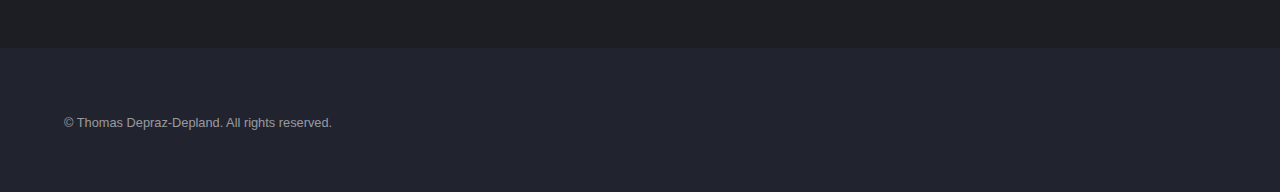
<file: habemuspapam.html>
<!DOCTYPE HTML>
<!--
	Hyperspace by HTML5 UP
	html5up.net | @ajlkn
	Free for personal and commercial use under the CCA 3.0 license (html5up.net/license)
-->
<html>
	<head>
		<title>Thomas Depraz - Game Design Student</title>
		<meta charset="utf-8" />
		<meta name="viewport" content="width=device-width, initial-scale=1, user-scalable=no" />
		<link rel="stylesheet" href="assets/css/main.css" />
		<noscript><link rel="stylesheet" href="assets/css/noscript.css" /></noscript>
	</head>
	<body class="is-preload">

		<!-- Header -->
			<header id="header">
				<a href="index.html" class="title">Portfolio</a>
				<nav>
					<ul>
						<li><a href="index.html">Home</a></li>
						<li><a href="habemuspapam.html" class="active">Habemus Papam</a></li>
					</ul>
				</nav>
			</header>

		<!-- Wrapper -->
			<div id="wrapper">

				<!-- Main -->
					<section id="main" class="wrapper">
						<div class="inner">
							<h1 class="major">Habemus Papam</h1>
							<span class="image fit"><img src="images/HP/header.png" alt="" /></span>
							<h3>Description</h3>
							<li><b>Genre</b> : Boardgame / Card Game</li>
							<li><b>Production Time</b> : 8 months</li>
							<li><b>Team </b>:</li>
							<p>
								<a>Thomas Boutaric - Game Artist</a>
								<br />
								<a href="https://thomasdepraz.github.io">Thomas Depraz-Depland - Game Designer</a>
								<br />
								<a href="https://www.artstation.com/ianoc">Yanis Habib - Game Artist</a>
								<br />
								<a href="http://www.antoinelrx.com/">Antoine Leroux - Game Designer</a>
								<br />
								<a href="https://edmurat.com">Edouard Murat - Game Designer</a>
								<br />
								<a href="https://www.artstation.com/allieneyge">Aliénor Tignon - Game Artist</a>
							</p>
							
							<h3>Context</h3>
							<p>
								Habemus Papam was my first game project at Rubika Supinfogame. 
								We had to create an original board game. We were free to choose the theme and design any mechanics we wanted to.  
								Our group was composed of 3 game designers and 3 game artists. The project lasted 8 months.
							</p>
							<h3>Context</h3>
							<p>
								Habemus Papam is a board game where you play as a Cardinal trying to become the Pope during the 1492 Conclave. 
								The game is all about managing your influence and getting other Cardinals to vote for you at the end of the Conclave. 
							</p>	
							<h3>My Work</h3>
							<p>
								As a game designer on this project, I helped design the game mechanics, finding interesting card effects, 
								playtesting and balancing the game. Also I was in charge of the prototyping of the game, meaning that with every new iteration 
								of the gameplay or the graphics I had to create a new prototype, a new set of cards etc...
							</p>
							<h3>Conclusion</h3>
							<p>
								This was a very ambitious first project from my point of you, we had to take care of many aspects of a 
								game production I didn’t know about like printing etc…
								It had a lot of fun working with my team and we are very proud of the result. 
								I think the game still deserves some balancing and more playtesting but overall I think it’s a great first board game. 
							</p>
							<h3>Visuals</h3>
							<div class="box alt">
								<div class="row aln-center">
									<div class="col-8"><span class="image fit"><img src="images/HP/render_1.png" alt="" /></span></div>
								</div>
								<div class="row aln-center">
									<div class="col-2"><span class="image fit"><img src="images/HP/card_1.png" alt="" /></span></div>
									<div class="col-2"><span class="image fit"><img src="images/HP/card_2.png" alt="" /></span></div>
									<div class="col-2"><span class="image fit"><img src="images/HP/card_3.png" alt="" /></span></div>
								</div>
							</div>
							<div class="box alt">
								<div class="row aln-center">
									<div class="col-2"><span class="image fit"><img src="images/HP/cardinal_1.png" alt="" /></span></div>
									<div class="col-2"><span class="image fit"><img src="images/HP/cardinal_2.png" alt="" /></span></div>
									<div class="col-2"><span class="image fit"><img src="images/HP/cardinal_3.png" alt="" /></span></div>
								</div>
								<div class="row aln-center">
									<div class="col-8"><span class="image fit"><img src="images/HP/render_2.png" alt="" /></span></div>
								</div>
							</div>
							
						</div>
					</section>

			</div>

		<!-- Footer -->
			<footer id="footer" class="wrapper alt">
				<div class="inner">
					<ul class="menu">
						<li>&copy; Thomas Depraz-Depland. All rights reserved.</li>
					</ul>
				</div>
			</footer>

		<!-- Scripts -->
			<script src="assets/js/jquery.min.js"></script>
			<script src="assets/js/jquery.scrollex.min.js"></script>
			<script src="assets/js/jquery.scrolly.min.js"></script>
			<script src="assets/js/browser.min.js"></script>
			<script src="assets/js/breakpoints.min.js"></script>
			<script src="assets/js/util.js"></script>
			<script src="assets/js/main.js"></script>

	</body>
</html>
</file>
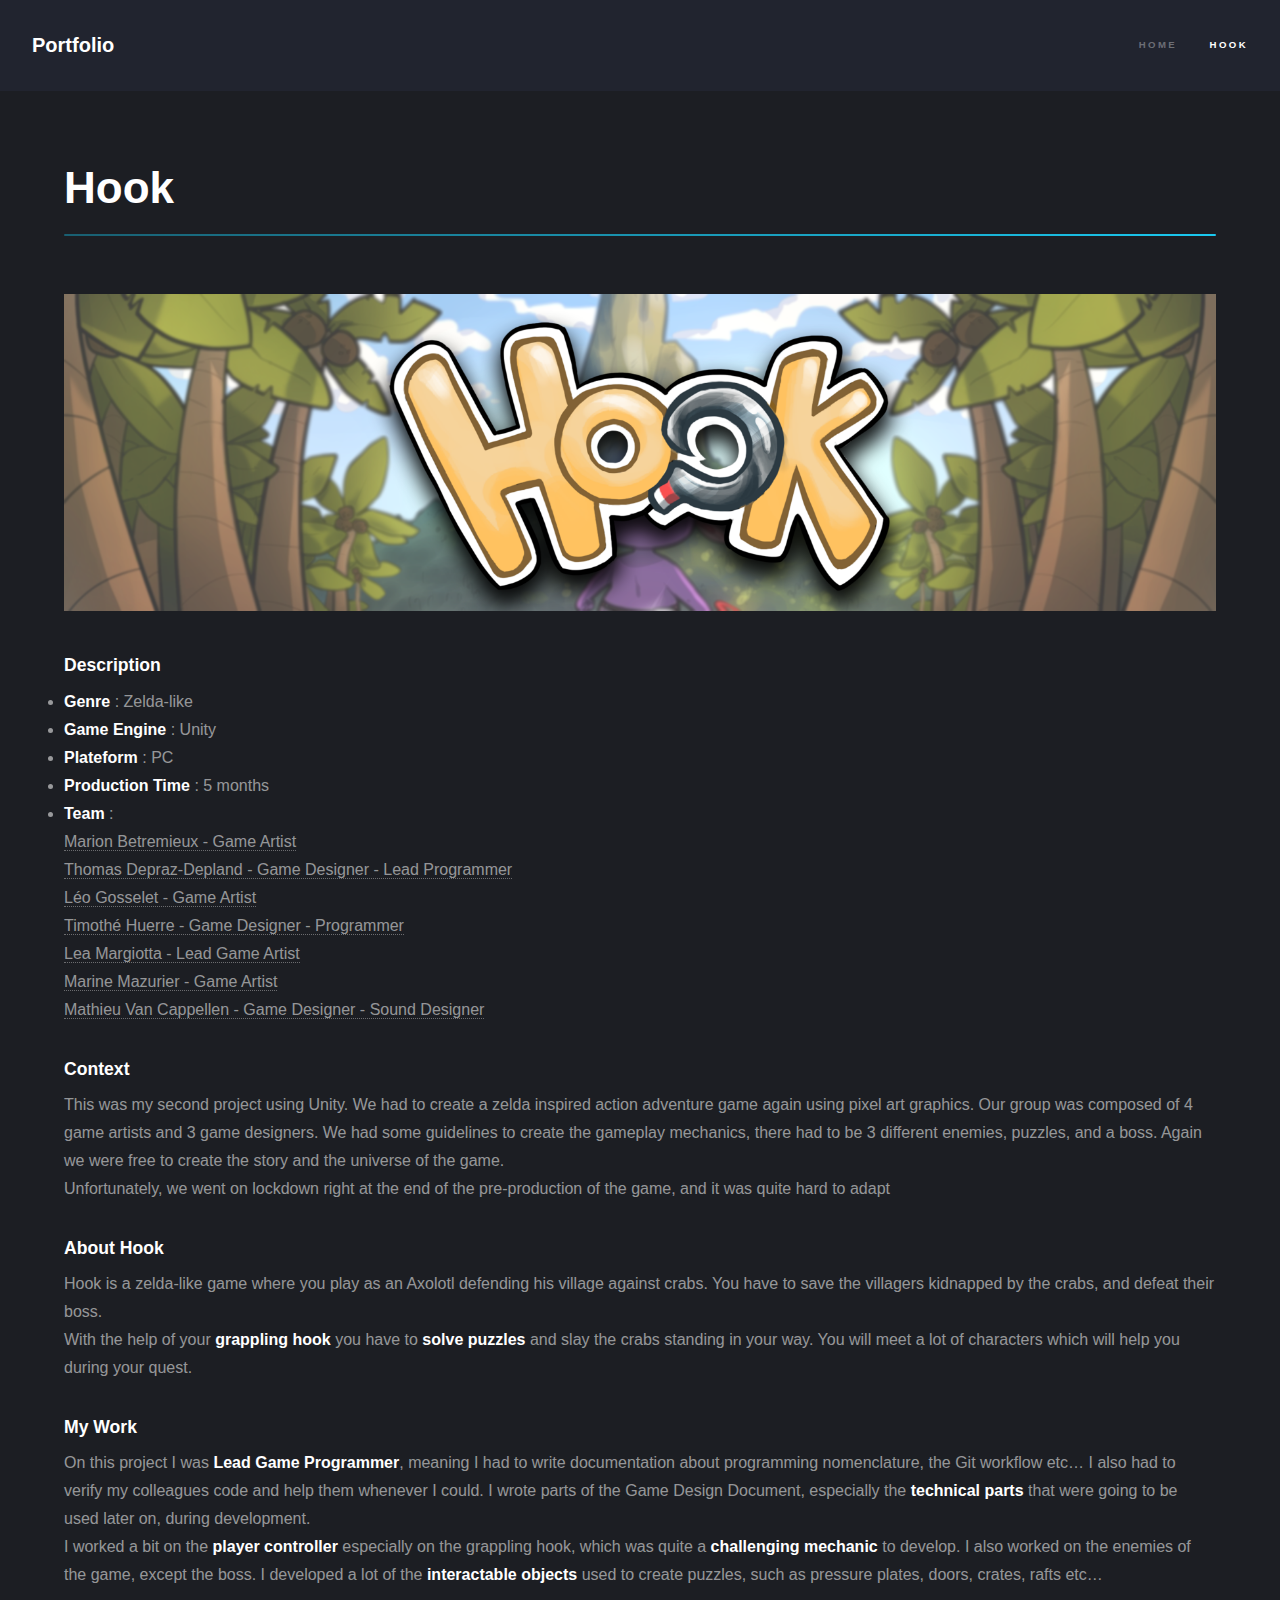
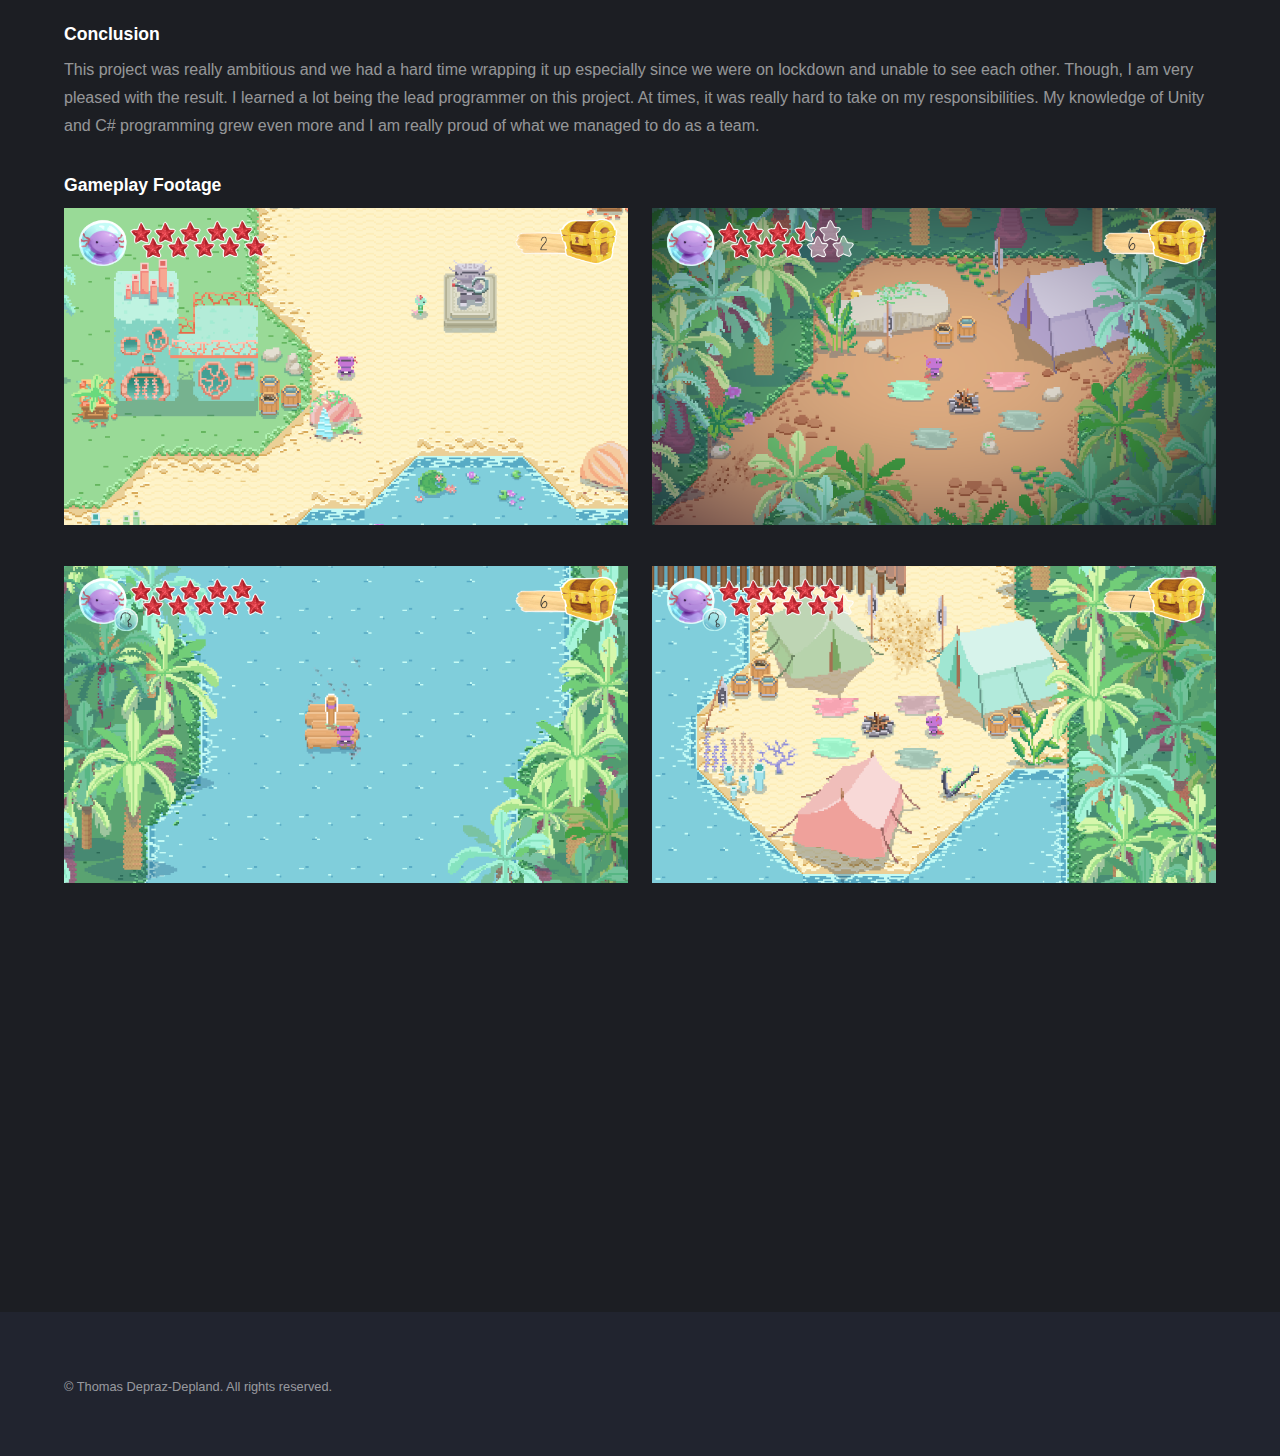
<file: hook.html>
<!DOCTYPE HTML>
<!--
	Hyperspace by HTML5 UP
	html5up.net | @ajlkn
	Free for personal and commercial use under the CCA 3.0 license (html5up.net/license)
-->
<html>
	<head>
		<title>Thomas Depraz - Game Design Student</title>
		<meta charset="utf-8" />
		<meta name="viewport" content="width=device-width, initial-scale=1, user-scalable=no" />
		<link rel="stylesheet" href="assets/css/main.css" />
		<noscript><link rel="stylesheet" href="assets/css/noscript.css" /></noscript>
	</head>
	<body class="is-preload">

		<!-- Header -->
			<header id="header">
				<a href="index.html" class="title">Portfolio</a>
				<nav>
					<ul>
						<li><a href="index.html">Home</a></li>
						<li><a href="hook.html" class="active">Hook</a></li>
					</ul>
				</nav>
			</header>

		<!-- Wrapper -->
			<div id="wrapper">

				<!-- Main -->
					<section id="main" class="wrapper">
						<div class="inner">
							<h1 class="major">Hook</h1>
							<span class="image fit"><img src="images/hookTitle2.png" alt="" /></span>
							
							<h3>Description</h3>
							<li><b>Genre</b> : Zelda-like</li>
							<li><b>Game Engine</b> : Unity</li>
							<li><b>Plateform</b> : PC</li>
							<li><b>Production Time</b> : 5 months</li>
							<li><b>Team </b>:</li>
							<p>
								<a href="https://www.artstation.com/cynderiaopus">Marion Betremieux - Game Artist</a>
								<br />
								<a href="https://thomasdepraz.github.io">Thomas Depraz-Depland - Game Designer - Lead Programmer</a>
								<br />
								<a href="https://www.artstation.com/leo-gosselet">Léo Gosselet - Game Artist</a>
								<br />
								<a href="https://thuerre.github.io/">Timothé Huerre - Game Designer - Programmer</a>
								<br />
								<a href="https://www.artstation.com/kuro_tsuki ">Lea Margiotta - Lead Game Artist</a>
								<br />
								<a href="https://www.artstation.com/onae">Marine Mazurier - Game Artist</a>
								<br />
								<a bref="https://mvancappellen.myportfolio.com/">Mathieu Van Cappellen - Game Designer - Sound Designer</a>
							</p>
							
							<h3>Context</h3>
							<p>
								This was my second project using Unity. 
								We had to create a zelda inspired action adventure game again 
								using pixel art graphics. Our group was composed of 4 game artists 
								and 3 game designers. We had some guidelines to create the gameplay 
								mechanics, there had to be 3 different enemies, puzzles, and a boss. 
								Again we were free to create the story and the universe of the game.<br/> 
								Unfortunately, we went on lockdown right at the end of the 
								pre-production of the game, and it was quite hard to adapt
							</p>
							<h3>About Hook</h3>
							<p>
								Hook is a zelda-like game where you play as an Axolotl defending 
								his village against crabs. 
								You have to save the villagers kidnapped by the crabs, 
								and defeat their boss. <br/>

								With the help of your <b>grappling hook</b> you have to <b>solve puzzles</b> 
								and slay the crabs standing in your way. You will meet a lot of 
								characters which will help you during your quest.
							</p>
							<h3>My Work</h3>
							<p>
								On this project I was <b>Lead Game Programmer</b>, meaning I had to write 
								documentation about programming nomenclature, the Git workflow etc…
								I also had to verify my colleagues code and help them whenever I could. 
								I wrote parts of the Game Design Document, especially the <b>technical 
								parts</b> that were going to be used later on, during development. <br/>
								I worked a bit on the <b>player controller</b> especially on the grappling 
								hook, which was quite a <b>challenging mechanic</b> to develop. I also worked 
								on the enemies of the game, except the boss. I developed a lot of the 
								<b>interactable objects</b> used to create puzzles, such as pressure plates, 
								doors, crates, rafts etc…
							</p>
							<h3>Conclusion</h3>
							<p>
								This project was really ambitious and we had a hard time wrapping 
								it up especially since we were on lockdown and unable to see each 
								other. Though, I am very pleased with the result. 
								I learned a lot being the lead programmer on this project.
								At times, it was really hard to take on my responsibilities. 
								My knowledge of Unity and C# programming grew even more and I am 
								really proud of what we managed to do as a team. 
							</p>
							<h3>Gameplay Footage</h3>
							<div class="box alt">
								<div class="row aln-center">
									<div class="col-6"><span class="image fit"><img src="images/hook_scr_01.png" alt="" /></span></div>
									<div class="col-6"><span class="image fit"><img src="images/hook_scr_02.png" alt="" /></span></div>
									<div class="col-6"><span class="image fit"><img src="images/hook_scr_04.png" alt="" /></span></div>
									<div class="col-6"><span class="image fit"><img src="images/hook_scr_03.png" alt="" /></span></div>
								</div>
							</div>
							<div class="row aln-center">
								<div class = "col-6"> <iframe width="560" height="315" src="https://www.youtube.com/embed/DKuEtQOjhg4" frameborder="0" allow="accelerometer; autoplay; clipboard-write; encrypted-media; gyroscope; picture-in-picture" allowfullscreen></iframe></iframe> </div>
							<div>
						</div>
					</section>

			</div>

		<!-- Footer -->
			<footer id="footer" class="wrapper alt">
				<div class="inner">
					<ul class="menu">
						<li>&copy; Thomas Depraz-Depland. All rights reserved.</li>
					</ul>
				</div>
			</footer>

		<!-- Scripts -->
			<script src="assets/js/jquery.min.js"></script>
			<script src="assets/js/jquery.scrollex.min.js"></script>
			<script src="assets/js/jquery.scrolly.min.js"></script>
			<script src="assets/js/browser.min.js"></script>
			<script src="assets/js/breakpoints.min.js"></script>
			<script src="assets/js/util.js"></script>
			<script src="assets/js/main.js"></script>

	</body>
</html>
</file>
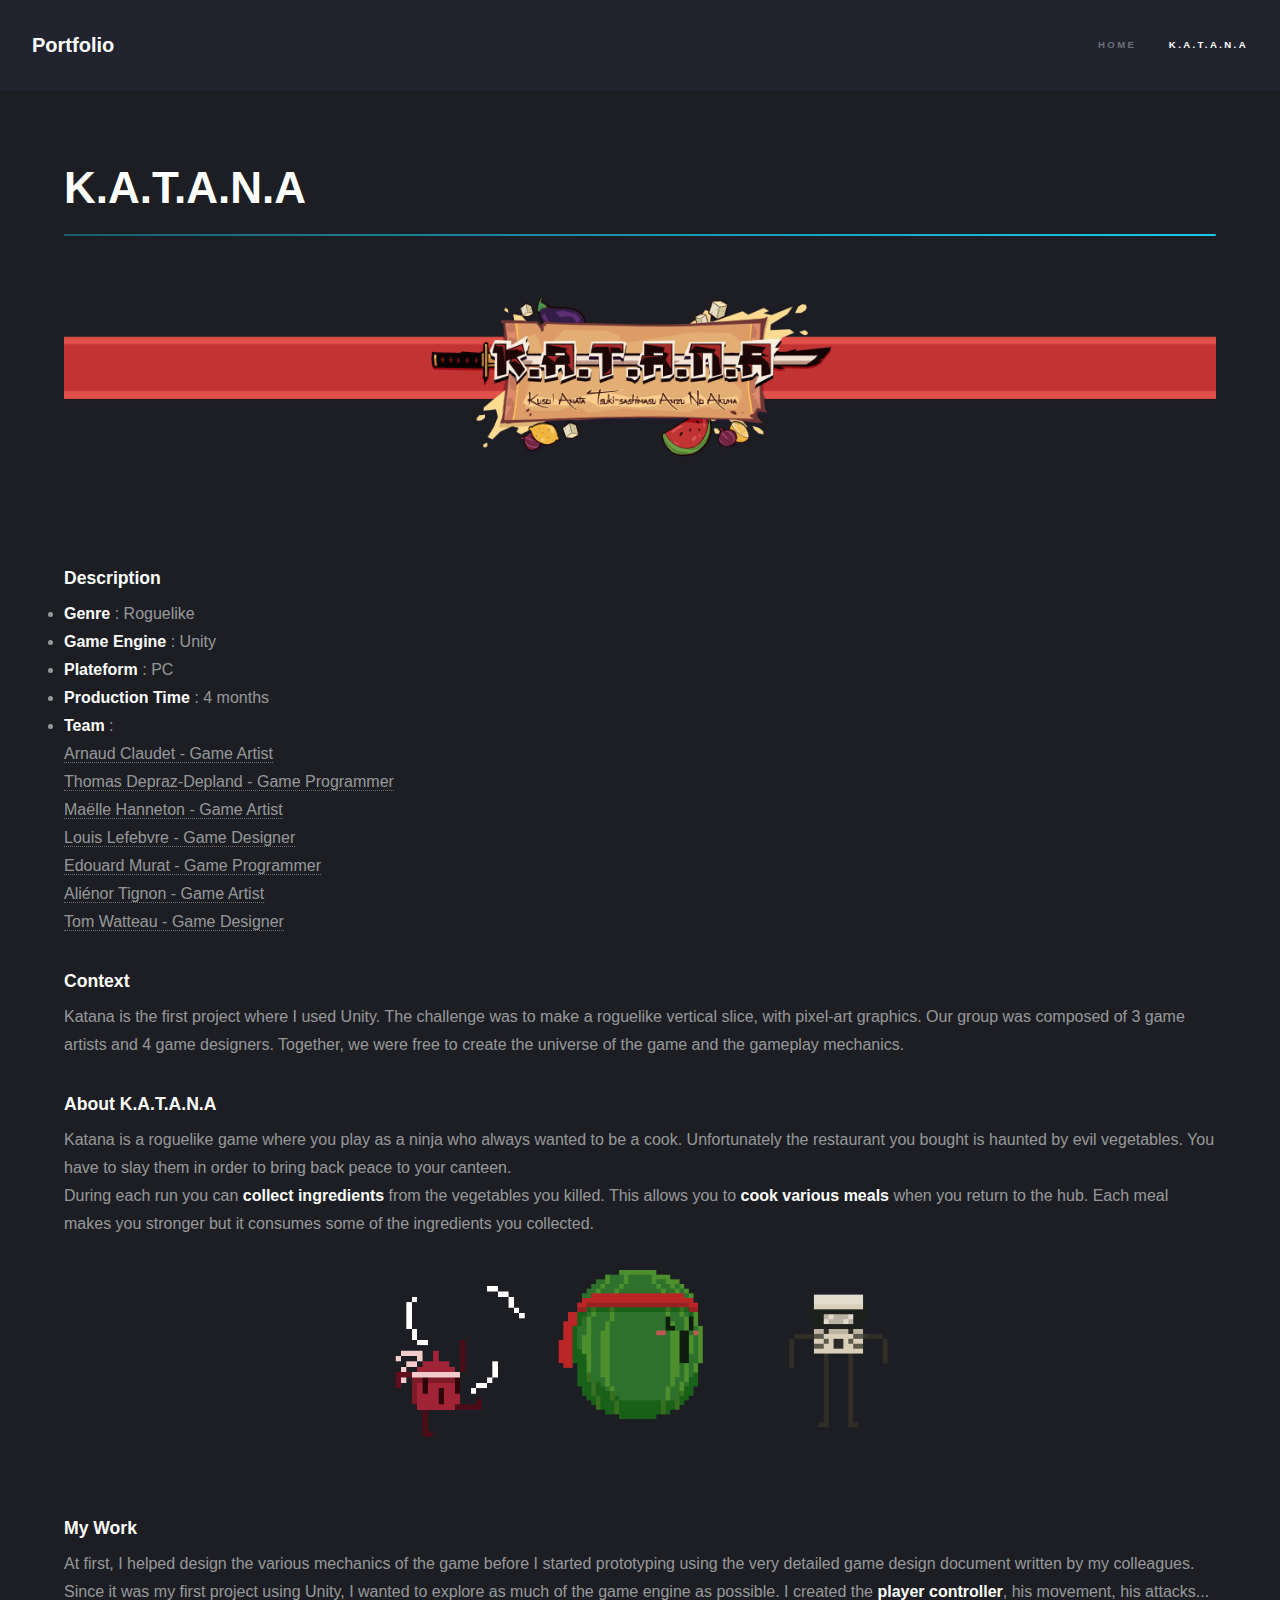
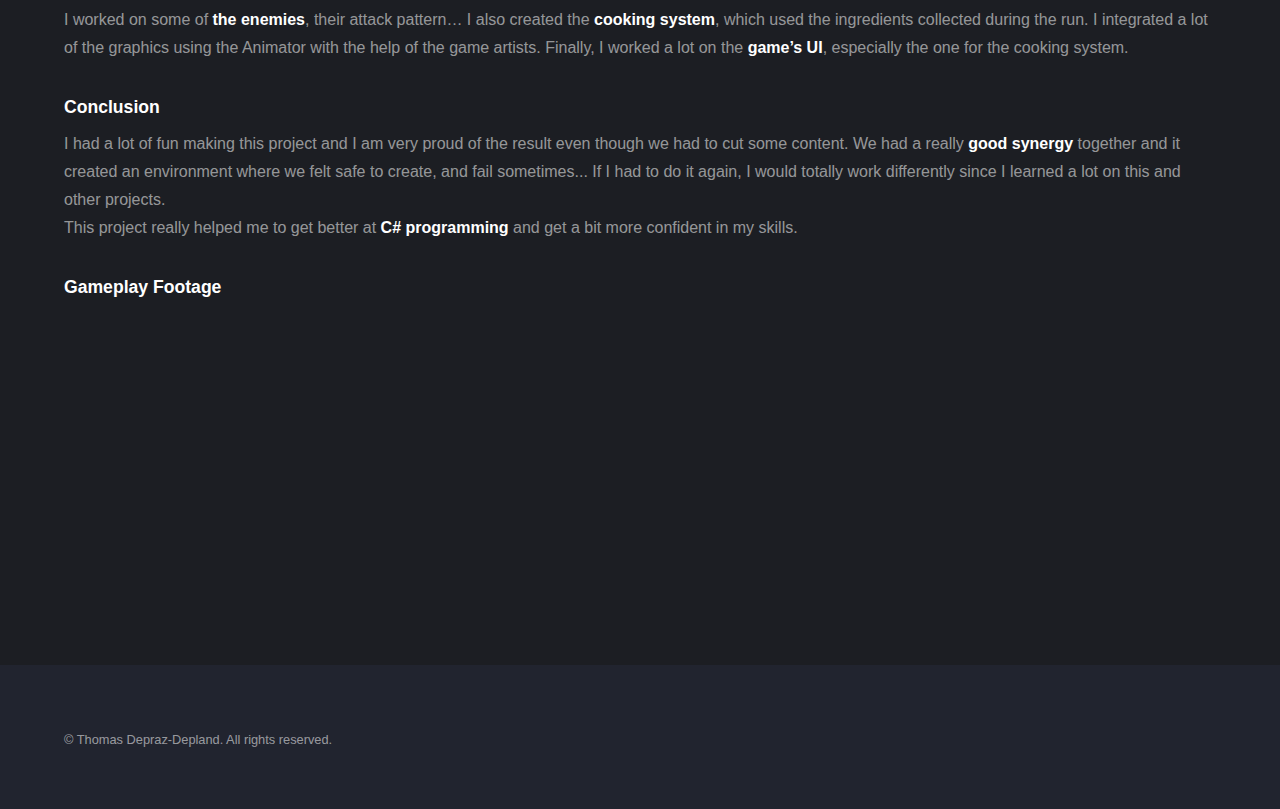
<file: katana.html>
<!DOCTYPE HTML>
<!--
	Hyperspace by HTML5 UP
	html5up.net | @ajlkn
	Free for personal and commercial use under the CCA 3.0 license (html5up.net/license)
-->
<html>
	<head>
		<title>Thomas Depraz - Game Design Student</title>
		<meta charset="utf-8" />
		<meta name="viewport" content="width=device-width, initial-scale=1, user-scalable=no" />
		<link rel="stylesheet" href="assets/css/main.css" />
		<noscript><link rel="stylesheet" href="assets/css/noscript.css" /></noscript>
	</head>
	<body class="is-preload">

		<!-- Header -->
			<header id="header">
				<a href="index.html" class="title">Portfolio</a>
				<nav>
					<ul>
						<li><a href="index.html">Home</a></li>
						<li><a href="katana.html" class="active">K.A.T.A.N.A</a></li>
					</ul>
				</nav>
			</header>

		<!-- Wrapper -->
			<div id="wrapper">

				<!-- Main -->
					<section id="main" class="wrapper">
						<div class="inner">
							<h1 class="major">K.A.T.A.N.A</h1>
							<span class="image fit"><img src="images/katanaTitle.png" alt="" /></span>
							
							<h3>Description</h3>
							<li><b>Genre</b> : Roguelike</li>
							<li><b>Game Engine</b> : Unity</li>
							<li><b>Plateform</b> : PC</li>
							<li><b>Production Time</b> : 4 months</li>
							<li><b>Team </b>:</li>
							<p>
								<a href="https://www.artstation.com/arnaud_claudet">Arnaud Claudet - Game Artist</a>
								<br />
								<a href="https://thomasdepraz.github.io">Thomas Depraz-Depland - Game Programmer</a>
								<br />
								<a href="https://www.artstation.com/mama_sticot">Maëlle Hanneton - Game Artist</a>
								<br />
								<a href="https://www.portfoliolouisaaron.com/">Louis Lefebvre - Game Designer</a>
								<br />
								<a href="https://edmurat.com">Edouard Murat - Game Programmer</a>
								<br />
								<a href="https://www.artstation.com/allieneyge">Aliénor Tignon - Game Artist</a>
								<br />
								<a>Tom Watteau - Game Designer</a>
							</p>
							
							<h3>Context</h3>
							<p>
								Katana is the first project where I used Unity. 
								The challenge was to make a roguelike vertical slice, with pixel-art graphics. 
								Our group was composed of 3 game artists and 4 game designers. 
								Together, we were free to create the universe of the game and the gameplay mechanics.
							</p>
							<h3>About K.A.T.A.N.A</h3>
							<p>
								Katana is a roguelike game where you play as a ninja who always wanted to be a cook. 
								Unfortunately the restaurant you bought is haunted by evil vegetables. 
								You have to slay them in order to bring back peace to your canteen.
								<br />
								During each run you can <b>collect ingredients</b> from the vegetables you killed. 
								This allows you to <b>cook various meals</b> when you return to the hub. 
								Each meal makes you stronger but it consumes some of the ingredients you collected. 
								</p>
								<div class="box alt">
									<div class="row aln-center">
										<div class="col-2"><span class="image fit"><img src="images/katana_oignon.gif" alt="" /></span></div>
										<div class="col-2"><span class="image fit"><img src="images/katana_pasteque.gif" alt="" /></span></div>
										<div class="col-2"><span class="image fit"><img src="images/katana_tofu.gif" alt="" /></span></div>
									</div>
								</div>
							<h3>My Work</h3>
							<p>
								At first, I helped design the various mechanics of the game before 
								I started prototyping using the very detailed game design document written by my colleagues. 
								<br/>
								Since it was my first project using Unity, I wanted to explore 
								as much of the game engine as possible. I created the <b>player controller</b>, 
								his movement, his attacks... 
								I worked on some of <b>the enemies</b>, their attack pattern… 
								I also created the <b>cooking system</b>, which used the ingredients collected during the run. 
								I integrated a lot of the graphics using the Animator 
								with the help of the game artists. Finally, I worked a lot on the <b>game’s UI</b>, 
								especially the one for the cooking system. 
								</p>
							<h3>Conclusion</h3>
							<p>
								I had a lot of fun making this project and I am very proud 
								of the result even though we had to cut some content. 
								We had a really <b>good synergy</b> together and it created an environment 
								where we felt safe to create, and fail sometimes...  
								If I had to do it again, I would totally work differently since 
								I learned a lot on this and other projects. <br/>

								This project really helped me to get better at <b>C# programming</b>
								and get a bit more confident in my skills.
							</p>
							<h3>Gameplay Footage</h3>
                            <div class="row aln-center">
								<div class = "col-6"> <iframe width="560" height="315" src="https://www.youtube.com/embed/O9d8nFKxm1k" frameborder="0" allow="accelerometer; autoplay; clipboard-write; encrypted-media; gyroscope; picture-in-picture" allowfullscreen></iframe></iframe> </div>
							<div>
					</section>

			</div>

		<!-- Footer -->
			<footer id="footer" class="wrapper alt">
				<div class="inner">
					<ul class="menu">
						<li>&copy; Thomas Depraz-Depland. All rights reserved.</li>
					</ul>
				</div>
			</footer>

		<!-- Scripts -->
			<script src="assets/js/jquery.min.js"></script>
			<script src="assets/js/jquery.scrollex.min.js"></script>
			<script src="assets/js/jquery.scrolly.min.js"></script>
			<script src="assets/js/browser.min.js"></script>
			<script src="assets/js/breakpoints.min.js"></script>
			<script src="assets/js/util.js"></script>
			<script src="assets/js/main.js"></script>

	</body>
</html>
</file>
<file: assets/css/noscript.css>
/*
	Hyperspace by HTML5 UP
	html5up.net | @ajlkn
	Free for personal and commercial use under the CCA 3.0 license (html5up.net/license)
*/

/* Spotlights */

	.spotlights > section > .image:before {
		opacity: 0 !important;
	}

	.spotlights > section > .content > .inner {
		-moz-transform: none !important;
		-webkit-transform: none !important;
		-ms-transform: none !important;
		transform: none !important;
		opacity: 1 !important;
	}

/* Wrapper */

	.wrapper > .inner {
		opacity: 1 !important;
		-moz-transform: none !important;
		-webkit-transform: none !important;
		-ms-transform: none !important;
		transform: none !important;
	}

/* Sidebar */

	#sidebar > .inner {
		opacity: 1 !important;
	}

	#sidebar nav > ul > li {
		-moz-transform: none !important;
		-webkit-transform: none !important;
		-ms-transform: none !important;
		transform: none !important;
		opacity: 1 !important;
	}
</file>
<file: assets/css/main.css>
@import url(fontawesome-all.min.css);
@import url(https://fonts.googleapis.com/css?family=Khula:700);

/*
	Hyperspace by HTML5 UP
	html5up.net | @ajlkn
	Free for personal and commercial use under the CCA 3.0 license (html5up.net/license)
*/

html, body, div, span, applet, object,
iframe, h1, h2, h3, h4, h5, h6, p, blockquote,
pre, a, abbr, acronym, address, big, cite,
code, del, dfn, em, img, ins, kbd, q, s, samp,
small, strike, strong, sub, sup, tt, var, b,
u, i, center, dl, dt, dd, ol, ul, li, fieldset,
form, label, legend, table, caption, tbody,
tfoot, thead, tr, th, td, article, aside,
canvas, details, embed, figure, figcaption,
footer, header, hgroup, menu, nav, output, ruby,
section, summary, time, mark, audio, video {
	margin: 0;
	padding: 0;
	border: 0;
	font-size: 100%;
	font: inherit;
	vertical-align: baseline;}

article, aside, details, figcaption, figure,
footer, header, hgroup, menu, nav, section{
	display: block;}

body {
	line-height: 1;
}

ol, ul {
	list-style: none;
}

blockquote, q {
	quotes: none;
}

	blockquote:before, blockquote:after, q:before, q:after {
		content: '';
		content: none;
	}

table {
	border-collapse: collapse;
	border-spacing: 0;
}

body {
	-webkit-text-size-adjust: none;
}

mark {
	background-color: transparent;
	color: inherit;
}

input::-moz-focus-inner {
	border: 0;
	padding: 0;
}

input, select, textarea {
	-moz-appearance: none;
	-webkit-appearance: none;
	-ms-appearance: none;
	appearance: none;
}


/* #region Basic */

	@-ms-viewport {
		width: device-width;
	}

	body {
		-ms-overflow-style: scrollbar;
	}

	@media screen and (max-width: 480px) {

		html, body {
			min-width: 320px;
		}

	}

	html {
		box-sizing: border-box;
	}

	*, *:before, *:after {
		box-sizing: inherit;
	}

	body {
		background: #1c1e23;
	}

		body.is-preload *, body.is-preload *:before, body.is-preload *:after {
			-moz-animation: none !important;
			-webkit-animation: none !important;
			-ms-animation: none !important;
			animation: none !important;
			-moz-transition: none !important;
			-webkit-transition: none !important;
			-ms-transition: none !important;
			transition: none !important;
		}
/* #endregion */

/* #region Type */

	body, input, select, textarea {
		color: rgba(255, 255, 255, 0.55);
		font-family: Arial, Helvetica, sans-serif;
		font-size: 16.5pt;
		font-weight: normal;
		line-height: 1.75;
	}

		@media screen and (max-width: 1680px) {

			body, input, select, textarea {
				font-size: 13pt;
			}

		}

		@media screen and (max-width: 1280px) {

			body, input, select, textarea {
				font-size: 12pt;
			}

		}

		@media screen and (max-width: 360px) {

			body, input, select, textarea {
				font-size: 11pt;
			}

		}

	a {
		-moz-transition: color 0.2s ease, border-bottom-color 0.2s ease;
		-webkit-transition: color 0.2s ease, border-bottom-color 0.2s ease;
		-ms-transition: color 0.2s ease, border-bottom-color 0.2s ease;
		transition: color 0.2s ease, border-bottom-color 0.2s ease;
		border-bottom: dotted 1px rgba(255, 255, 255, 0.35);
		color: inherit;
		text-decoration: none;
	}

		a:hover {
			border-bottom-color: transparent;
			color: #ffffff;
		}

	strong, b {
		color: #ffffff;
		font-weight: bold;
	}

	em, i {
		font-style: italic;
	}

	p {
		margin: 0 0 2em 0;
	}

	h1, h2, h3, h4, h5, h6 {
		color: #ffffff;
		font-weight: bold;
		line-height: 1.5;
		margin: 0 0 0.5em 0;
	}

		h1 a, h2 a, h3 a, h4 a, h5 a, h6 a {
			color: inherit;
			text-decoration: none;
		}

	h1 {
		font-size: 2.75em;
	}

		h1.major {
			margin: 0 0 1.3em 0;
			position: relative;
			padding-bottom: 0.35em;
		}

			h1.major:after {
				background-image: -moz-linear-gradient(to right, #195f71, #1ac9f0);
				background-image: -webkit-linear-gradient(to right,#195f71,#1ac9f0);
				background-image: -ms-linear-gradient(to right, #195f71,#1ac9f0);
				background-image: linear-gradient(to right,#195f71, #1ac9f0);
				-moz-transition: max-width 0.2s ease;
				-webkit-transition: max-width 0.2s ease;
				-ms-transition: max-width 0.2s ease;
				transition: max-width 0.2s ease;
				border-radius: 0.2em;
				bottom: 0;
				content: '';
				height: 0.05em;
				position: absolute;
				right: 0;
				width: 100%;
			}

	h2 {
		font-size: 1.75em;
	}

	h3 {
		font-size: 1.1em;
	}

	h4 {
		font-size: 1em;
	}

	h5 {
		font-size: 0.8em;
	}

	h6 {
		font-size: 0.6em;
	}

	@media screen and (max-width: 736px) {

		h1 {
			font-size: 2em;
		}

		h2 {
			font-size: 1.25em;
		}

		h3 {
			font-size: 1em;
		}

		h4 {
			font-size: 0.8em;
		}

		h5 {
			font-size: 0.6em;
		}

		h6 {
			font-size: 0.6em;
		}

	}

	sub {
		font-size: 0.8em;
		position: relative;
		top: 0.5em;
	}

	sup {
		font-size: 0.8em;
		position: relative;
		top: -0.5em;
	}

	blockquote {
		border-left: solid 4px rgba(255, 255, 255, 0.15);
		font-style: italic;
		margin: 0 0 2em 0;
		padding: 0.5em 0 0.5em 2em;
	}

	code {
		background: rgba(255, 255, 255, 0.05);
		border-radius: 0.25em;
		border: solid 1px rgba(255, 255, 255, 0.15);
		font-family: "Courier New", monospace;
		font-size: 0.9em;
		margin: 0 0.25em;
		padding: 0.25em 0.65em;
	}

	pre {
		-webkit-overflow-scrolling: touch;
		font-family: "Courier New", monospace;
		font-size: 0.9em;
		margin: 0 0 2em 0;
	}

		pre code {
			display: block;
			line-height: 1.75em;
			padding: 1em 1.5em;
			overflow-x: auto;
		}

	hr {
		border: 0;
		border-bottom: solid 1px rgba(255, 255, 255, 0.15);
		margin: 2em 0;
	}

		hr.major {
			margin: 3em 0;
		}

	.align-left {
		text-align: left;
	}

	.align-center {
		text-align: center;
	}

	.align-right {
		text-align: right;
	}
/* #endregion */

/* #region Row */

	.row {
		display: flex;
		flex-wrap: wrap;
		box-sizing: border-box;
		align-items: stretch;
	}

		.row > * {
			box-sizing: border-box;
		}

		.row.gtr-uniform > * > :last-child {
			margin-bottom: 0;
		}

		.row.aln-left {
			justify-content: flex-start;
		}

		.row.aln-center {
			justify-content: center;
		}

		.row.aln-right {
			justify-content: flex-end;
		}

		.row.aln-top {
			align-items: flex-start;
		}

		.row.aln-middle {
			align-items: center;
		}

		.row.aln-bottom {
			align-items: flex-end;
		}

		.row > .imp {
			order: -1;
		}

		.row > .col-1 {
			width: 8.33333%;
		}

		.row > .off-1 {
			margin-left: 8.33333%;
		}

		.row > .col-2 {
			width: 16.66667%;
		}

		.row > .off-2 {
			margin-left: 16.66667%;
		}

		.row > .col-3 {
			width: 25%;
		}

		.row > .off-3 {
			margin-left: 25%;
		}

		.row > .col-4 {
			width: 33.33333%;
		}

		.row > .off-4 {
			margin-left: 33.33333%;
		}

		.row > .col-5 {
			width: 41.66667%;
		}

		.row > .off-5 {
			margin-left: 41.66667%;
		}

		.row > .col-6 {
			width: 50%;
		}

		.row > .off-6 {
			margin-left: 50%;
		}

		.row > .col-7 {
			width: 58.33333%;
		}

		.row > .off-7 {
			margin-left: 58.33333%;
		}

		.row > .col-8 {
			width: 66.66667%;
		}

		.row > .off-8 {
			margin-left: 66.66667%;
		}

		.row > .col-9 {
			width: 75%;
		}

		.row > .off-9 {
			margin-left: 75%;
		}

		.row > .col-10 {
			width: 83.33333%;
		}

		.row > .off-10 {
			margin-left: 83.33333%;
		}

		.row > .col-11 {
			width: 91.66667%;
		}

		.row > .off-11 {
			margin-left: 91.66667%;
		}

		.row > .col-12 {
			width: 100%;
		}

		.row > .off-12 {
			margin-left: 100%;
		}

		.row.gtr-0 {
			margin-top: 0;
			margin-left: 0em;
		}

			.row.gtr-0 > * {
				padding: 0 0 0 0em;
			}

			.row.gtr-0.gtr-uniform {
				margin-top: 0em;
			}

				.row.gtr-0.gtr-uniform > * {
					padding-top: 0em;
				}

		.row.gtr-25 {
			margin-top: 0;
			margin-left: -0.375em;
		}

			.row.gtr-25 > * {
				padding: 0 0 0 0.375em;
			}

			.row.gtr-25.gtr-uniform {
				margin-top: -0.375em;
			}

				.row.gtr-25.gtr-uniform > * {
					padding-top: 0.375em;
				}

		.row.gtr-50 {
			margin-top: 0;
			margin-left: -0.75em;
		}

			.row.gtr-50 > * {
				padding: 0 0 0 0.75em;
			}

			.row.gtr-50.gtr-uniform {
				margin-top: -0.75em;
			}

				.row.gtr-50.gtr-uniform > * {
					padding-top: 0.75em;
				}

		.row {
			margin-top: 0;
			margin-left: -1.5em;
		}

			.row > * {
				padding: 0 0 0 1.5em;
			}

			.row.gtr-uniform {
				margin-top: -1.5em;
			}

				.row.gtr-uniform > * {
					padding-top: 1.5em;
				}

		.row.gtr-150 {
			margin-top: 0;
			margin-left: -2.25em;
		}

			.row.gtr-150 > * {
				padding: 0 0 0 2.25em;
			}

			.row.gtr-150.gtr-uniform {
				margin-top: -2.25em;
			}

				.row.gtr-150.gtr-uniform > * {
					padding-top: 2.25em;
				}

		.row.gtr-200 {
			margin-top: 0;
			margin-left: -3em;
		}

			.row.gtr-200 > * {
				padding: 0 0 0 3em;
			}

			.row.gtr-200.gtr-uniform {
				margin-top: -3em;
			}

				.row.gtr-200.gtr-uniform > * {
					padding-top: 3em;
				}

		@media screen and (max-width: 1680px) {

			.row {
				display: flex;
				flex-wrap: wrap;
				box-sizing: border-box;
				align-items: stretch;
			}

				.row > * {
					box-sizing: border-box;
				}

				.row.gtr-uniform > * > :last-child {
					margin-bottom: 0;
				}

				.row.aln-left {
					justify-content: flex-start;
				}

				.row.aln-center {
					justify-content: center;
				}

				.row.aln-right {
					justify-content: flex-end;
				}

				.row.aln-top {
					align-items: flex-start;
				}

				.row.aln-middle {
					align-items: center;
				}

				.row.aln-bottom {
					align-items: flex-end;
				}

				.row > .imp-xlarge {
					order: -1;
				}

				.row > .col-1-xlarge {
					width: 8.33333%;
				}

				.row > .off-1-xlarge {
					margin-left: 8.33333%;
				}

				.row > .col-2-xlarge {
					width: 16.66667%;
				}

				.row > .off-2-xlarge {
					margin-left: 16.66667%;
				}

				.row > .col-3-xlarge {
					width: 25%;
				}

				.row > .off-3-xlarge {
					margin-left: 25%;
				}

				.row > .col-4-xlarge {
					width: 33.33333%;
				}

				.row > .off-4-xlarge {
					margin-left: 33.33333%;
				}

				.row > .col-5-xlarge {
					width: 41.66667%;
				}

				.row > .off-5-xlarge {
					margin-left: 41.66667%;
				}

				.row > .col-6-xlarge {
					width: 50%;
				}

				.row > .off-6-xlarge {
					margin-left: 50%;
				}

				.row > .col-7-xlarge {
					width: 58.33333%;
				}

				.row > .off-7-xlarge {
					margin-left: 58.33333%;
				}

				.row > .col-8-xlarge {
					width: 66.66667%;
				}

				.row > .off-8-xlarge {
					margin-left: 66.66667%;
				}

				.row > .col-9-xlarge {
					width: 75%;
				}

				.row > .off-9-xlarge {
					margin-left: 75%;
				}

				.row > .col-10-xlarge {
					width: 83.33333%;
				}

				.row > .off-10-xlarge {
					margin-left: 83.33333%;
				}

				.row > .col-11-xlarge {
					width: 91.66667%;
				}

				.row > .off-11-xlarge {
					margin-left: 91.66667%;
				}

				.row > .col-12-xlarge {
					width: 100%;
				}

				.row > .off-12-xlarge {
					margin-left: 100%;
				}

				.row.gtr-0 {
					margin-top: 0;
					margin-left: 0em;
				}

					.row.gtr-0 > * {
						padding: 0 0 0 0em;
					}

					.row.gtr-0.gtr-uniform {
						margin-top: 0em;
					}

						.row.gtr-0.gtr-uniform > * {
							padding-top: 0em;
						}

				.row.gtr-25 {
					margin-top: 0;
					margin-left: -0.375em;
				}

					.row.gtr-25 > * {
						padding: 0 0 0 0.375em;
					}

					.row.gtr-25.gtr-uniform {
						margin-top: -0.375em;
					}

						.row.gtr-25.gtr-uniform > * {
							padding-top: 0.375em;
						}

				.row.gtr-50 {
					margin-top: 0;
					margin-left: -0.75em;
				}

					.row.gtr-50 > * {
						padding: 0 0 0 0.75em;
					}

					.row.gtr-50.gtr-uniform {
						margin-top: -0.75em;
					}

						.row.gtr-50.gtr-uniform > * {
							padding-top: 0.75em;
						}

				.row {
					margin-top: 0;
					margin-left: -1.5em;
				}

					.row > * {
						padding: 0 0 0 1.5em;
					}

					.row.gtr-uniform {
						margin-top: -1.5em;
					}

						.row.gtr-uniform > * {
							padding-top: 1.5em;
						}

				.row.gtr-150 {
					margin-top: 0;
					margin-left: -2.25em;
				}

					.row.gtr-150 > * {
						padding: 0 0 0 2.25em;
					}

					.row.gtr-150.gtr-uniform {
						margin-top: -2.25em;
					}

						.row.gtr-150.gtr-uniform > * {
							padding-top: 2.25em;
						}

				.row.gtr-200 {
					margin-top: 0;
					margin-left: -3em;
				}

					.row.gtr-200 > * {
						padding: 0 0 0 3em;
					}

					.row.gtr-200.gtr-uniform {
						margin-top: -3em;
					}

						.row.gtr-200.gtr-uniform > * {
							padding-top: 3em;
						}

		}

		@media screen and (max-width: 1280px) {

			.row {
				display: flex;
				flex-wrap: wrap;
				box-sizing: border-box;
				align-items: stretch;
			}

				.row > * {
					box-sizing: border-box;
				}

				.row.gtr-uniform > * > :last-child {
					margin-bottom: 0;
				}

				.row.aln-left {
					justify-content: flex-start;
				}

				.row.aln-center {
					justify-content: center;
				}

				.row.aln-right {
					justify-content: flex-end;
				}

				.row.aln-top {
					align-items: flex-start;
				}

				.row.aln-middle {
					align-items: center;
				}

				.row.aln-bottom {
					align-items: flex-end;
				}

				.row > .imp-large {
					order: -1;
				}

				.row > .col-1-large {
					width: 8.33333%;
				}

				.row > .off-1-large {
					margin-left: 8.33333%;
				}

				.row > .col-2-large {
					width: 16.66667%;
				}

				.row > .off-2-large {
					margin-left: 16.66667%;
				}

				.row > .col-3-large {
					width: 25%;
				}

				.row > .off-3-large {
					margin-left: 25%;
				}

				.row > .col-4-large {
					width: 33.33333%;
				}

				.row > .off-4-large {
					margin-left: 33.33333%;
				}

				.row > .col-5-large {
					width: 41.66667%;
				}

				.row > .off-5-large {
					margin-left: 41.66667%;
				}

				.row > .col-6-large {
					width: 50%;
				}

				.row > .off-6-large {
					margin-left: 50%;
				}

				.row > .col-7-large {
					width: 58.33333%;
				}

				.row > .off-7-large {
					margin-left: 58.33333%;
				}

				.row > .col-8-large {
					width: 66.66667%;
				}

				.row > .off-8-large {
					margin-left: 66.66667%;
				}

				.row > .col-9-large {
					width: 75%;
				}

				.row > .off-9-large {
					margin-left: 75%;
				}

				.row > .col-10-large {
					width: 83.33333%;
				}

				.row > .off-10-large {
					margin-left: 83.33333%;
				}

				.row > .col-11-large {
					width: 91.66667%;
				}

				.row > .off-11-large {
					margin-left: 91.66667%;
				}

				.row > .col-12-large {
					width: 100%;
				}

				.row > .off-12-large {
					margin-left: 100%;
				}

				.row.gtr-0 {
					margin-top: 0;
					margin-left: 0em;
				}

					.row.gtr-0 > * {
						padding: 0 0 0 0em;
					}

					.row.gtr-0.gtr-uniform {
						margin-top: 0em;
					}

						.row.gtr-0.gtr-uniform > * {
							padding-top: 0em;
						}

				.row.gtr-25 {
					margin-top: 0;
					margin-left: -0.375em;
				}

					.row.gtr-25 > * {
						padding: 0 0 0 0.375em;
					}

					.row.gtr-25.gtr-uniform {
						margin-top: -0.375em;
					}

						.row.gtr-25.gtr-uniform > * {
							padding-top: 0.375em;
						}

				.row.gtr-50 {
					margin-top: 0;
					margin-left: -0.75em;
				}

					.row.gtr-50 > * {
						padding: 0 0 0 0.75em;
					}

					.row.gtr-50.gtr-uniform {
						margin-top: -0.75em;
					}

						.row.gtr-50.gtr-uniform > * {
							padding-top: 0.75em;
						}

				.row {
					margin-top: 0;
					margin-left: -1.5em;
				}

					.row > * {
						padding: 0 0 0 1.5em;
					}

					.row.gtr-uniform {
						margin-top: -1.5em;
					}

						.row.gtr-uniform > * {
							padding-top: 1.5em;
						}

				.row.gtr-150 {
					margin-top: 0;
					margin-left: -2.25em;
				}

					.row.gtr-150 > * {
						padding: 0 0 0 2.25em;
					}

					.row.gtr-150.gtr-uniform {
						margin-top: -2.25em;
					}

						.row.gtr-150.gtr-uniform > * {
							padding-top: 2.25em;
						}

				.row.gtr-200 {
					margin-top: 0;
					margin-left: -3em;
				}

					.row.gtr-200 > * {
						padding: 0 0 0 3em;
					}

					.row.gtr-200.gtr-uniform {
						margin-top: -3em;
					}

						.row.gtr-200.gtr-uniform > * {
							padding-top: 3em;
						}

		}

		@media screen and (max-width: 980px) {

			.row {
				display: flex;
				flex-wrap: wrap;
				box-sizing: border-box;
				align-items: stretch;
			}

				.row > * {
					box-sizing: border-box;
				}

				.row.gtr-uniform > * > :last-child {
					margin-bottom: 0;
				}

				.row.aln-left {
					justify-content: flex-start;
				}

				.row.aln-center {
					justify-content: center;
				}

				.row.aln-right {
					justify-content: flex-end;
				}

				.row.aln-top {
					align-items: flex-start;
				}

				.row.aln-middle {
					align-items: center;
				}

				.row.aln-bottom {
					align-items: flex-end;
				}

				.row > .imp-medium {
					order: -1;
				}

				.row > .col-1-medium {
					width: 8.33333%;
				}

				.row > .off-1-medium {
					margin-left: 8.33333%;
				}

				.row > .col-2-medium {
					width: 16.66667%;
				}

				.row > .off-2-medium {
					margin-left: 16.66667%;
				}

				.row > .col-3-medium {
					width: 25%;
				}

				.row > .off-3-medium {
					margin-left: 25%;
				}

				.row > .col-4-medium {
					width: 33.33333%;
				}

				.row > .off-4-medium {
					margin-left: 33.33333%;
				}

				.row > .col-5-medium {
					width: 41.66667%;
				}

				.row > .off-5-medium {
					margin-left: 41.66667%;
				}

				.row > .col-6-medium {
					width: 50%;
				}

				.row > .off-6-medium {
					margin-left: 50%;
				}

				.row > .col-7-medium {
					width: 58.33333%;
				}

				.row > .off-7-medium {
					margin-left: 58.33333%;
				}

				.row > .col-8-medium {
					width: 66.66667%;
				}

				.row > .off-8-medium {
					margin-left: 66.66667%;
				}

				.row > .col-9-medium {
					width: 75%;
				}

				.row > .off-9-medium {
					margin-left: 75%;
				}

				.row > .col-10-medium {
					width: 83.33333%;
				}

				.row > .off-10-medium {
					margin-left: 83.33333%;
				}

				.row > .col-11-medium {
					width: 91.66667%;
				}

				.row > .off-11-medium {
					margin-left: 91.66667%;
				}

				.row > .col-12-medium {
					width: 100%;
				}

				.row > .off-12-medium {
					margin-left: 100%;
				}

				.row.gtr-0 {
					margin-top: 0;
					margin-left: 0em;
				}

					.row.gtr-0 > * {
						padding: 0 0 0 0em;
					}

					.row.gtr-0.gtr-uniform {
						margin-top: 0em;
					}

						.row.gtr-0.gtr-uniform > * {
							padding-top: 0em;
						}

				.row.gtr-25 {
					margin-top: 0;
					margin-left: -0.375em;
				}

					.row.gtr-25 > * {
						padding: 0 0 0 0.375em;
					}

					.row.gtr-25.gtr-uniform {
						margin-top: -0.375em;
					}

						.row.gtr-25.gtr-uniform > * {
							padding-top: 0.375em;
						}

				.row.gtr-50 {
					margin-top: 0;
					margin-left: -0.75em;
				}

					.row.gtr-50 > * {
						padding: 0 0 0 0.75em;
					}

					.row.gtr-50.gtr-uniform {
						margin-top: -0.75em;
					}

						.row.gtr-50.gtr-uniform > * {
							padding-top: 0.75em;
						}

				.row {
					margin-top: 0;
					margin-left: -1.5em;
				}

					.row > * {
						padding: 0 0 0 1.5em;
					}

					.row.gtr-uniform {
						margin-top: -1.5em;
					}

						.row.gtr-uniform > * {
							padding-top: 1.5em;
						}

				.row.gtr-150 {
					margin-top: 0;
					margin-left: -2.25em;
				}

					.row.gtr-150 > * {
						padding: 0 0 0 2.25em;
					}

					.row.gtr-150.gtr-uniform {
						margin-top: -2.25em;
					}

						.row.gtr-150.gtr-uniform > * {
							padding-top: 2.25em;
						}

				.row.gtr-200 {
					margin-top: 0;
					margin-left: -3em;
				}

					.row.gtr-200 > * {
						padding: 0 0 0 3em;
					}

					.row.gtr-200.gtr-uniform {
						margin-top: -3em;
					}

						.row.gtr-200.gtr-uniform > * {
							padding-top: 3em;
						}

		}

		@media screen and (max-width: 736px) {

			.row {
				display: flex;
				flex-wrap: wrap;
				box-sizing: border-box;
				align-items: stretch;
			}

				.row > * {
					box-sizing: border-box;
				}

				.row.gtr-uniform > * > :last-child {
					margin-bottom: 0;
				}

				.row.aln-left {
					justify-content: flex-start;
				}

				.row.aln-center {
					justify-content: center;
				}

				.row.aln-right {
					justify-content: flex-end;
				}

				.row.aln-top {
					align-items: flex-start;
				}

				.row.aln-middle {
					align-items: center;
				}

				.row.aln-bottom {
					align-items: flex-end;
				}

				.row > .imp-small {
					order: -1;
				}

				.row > .col-1-small {
					width: 8.33333%;
				}

				.row > .off-1-small {
					margin-left: 8.33333%;
				}

				.row > .col-2-small {
					width: 16.66667%;
				}

				.row > .off-2-small {
					margin-left: 16.66667%;
				}

				.row > .col-3-small {
					width: 25%;
				}

				.row > .off-3-small {
					margin-left: 25%;
				}

				.row > .col-4-small {
					width: 33.33333%;
				}

				.row > .off-4-small {
					margin-left: 33.33333%;
				}

				.row > .col-5-small {
					width: 41.66667%;
				}

				.row > .off-5-small {
					margin-left: 41.66667%;
				}

				.row > .col-6-small {
					width: 50%;
				}

				.row > .off-6-small {
					margin-left: 50%;
				}

				.row > .col-7-small {
					width: 58.33333%;
				}

				.row > .off-7-small {
					margin-left: 58.33333%;
				}

				.row > .col-8-small {
					width: 66.66667%;
				}

				.row > .off-8-small {
					margin-left: 66.66667%;
				}

				.row > .col-9-small {
					width: 75%;
				}

				.row > .off-9-small {
					margin-left: 75%;
				}

				.row > .col-10-small {
					width: 83.33333%;
				}

				.row > .off-10-small {
					margin-left: 83.33333%;
				}

				.row > .col-11-small {
					width: 91.66667%;
				}

				.row > .off-11-small {
					margin-left: 91.66667%;
				}

				.row > .col-12-small {
					width: 100%;
				}

				.row > .off-12-small {
					margin-left: 100%;
				}

				.row.gtr-0 {
					margin-top: 0;
					margin-left: 0em;
				}

					.row.gtr-0 > * {
						padding: 0 0 0 0em;
					}

					.row.gtr-0.gtr-uniform {
						margin-top: 0em;
					}

						.row.gtr-0.gtr-uniform > * {
							padding-top: 0em;
						}

				.row.gtr-25 {
					margin-top: 0;
					margin-left: -0.375em;
				}

					.row.gtr-25 > * {
						padding: 0 0 0 0.375em;
					}

					.row.gtr-25.gtr-uniform {
						margin-top: -0.375em;
					}

						.row.gtr-25.gtr-uniform > * {
							padding-top: 0.375em;
						}

				.row.gtr-50 {
					margin-top: 0;
					margin-left: -0.75em;
				}

					.row.gtr-50 > * {
						padding: 0 0 0 0.75em;
					}

					.row.gtr-50.gtr-uniform {
						margin-top: -0.75em;
					}

						.row.gtr-50.gtr-uniform > * {
							padding-top: 0.75em;
						}

				.row {
					margin-top: 0;
					margin-left: -1.5em;
				}

					.row > * {
						padding: 0 0 0 1.5em;
					}

					.row.gtr-uniform {
						margin-top: -1.5em;
					}

						.row.gtr-uniform > * {
							padding-top: 1.5em;
						}

				.row.gtr-150 {
					margin-top: 0;
					margin-left: -2.25em;
				}

					.row.gtr-150 > * {
						padding: 0 0 0 2.25em;
					}

					.row.gtr-150.gtr-uniform {
						margin-top: -2.25em;
					}

						.row.gtr-150.gtr-uniform > * {
							padding-top: 2.25em;
						}

				.row.gtr-200 {
					margin-top: 0;
					margin-left: -3em;
				}

					.row.gtr-200 > * {
						padding: 0 0 0 3em;
					}

					.row.gtr-200.gtr-uniform {
						margin-top: -3em;
					}

						.row.gtr-200.gtr-uniform > * {
							padding-top: 3em;
						}

		}

		@media screen and (max-width: 480px) {

			.row {
				display: flex;
				flex-wrap: wrap;
				box-sizing: border-box;
				align-items: stretch;
			}

				.row > * {
					box-sizing: border-box;
				}

				.row.gtr-uniform > * > :last-child {
					margin-bottom: 0;
				}

				.row.aln-left {
					justify-content: flex-start;
				}

				.row.aln-center {
					justify-content: center;
				}

				.row.aln-right {
					justify-content: flex-end;
				}

				.row.aln-top {
					align-items: flex-start;
				}

				.row.aln-middle {
					align-items: center;
				}

				.row.aln-bottom {
					align-items: flex-end;
				}

				.row > .imp-xsmall {
					order: -1;
				}

				.row > .col-1-xsmall {
					width: 8.33333%;
				}

				.row > .off-1-xsmall {
					margin-left: 8.33333%;
				}

				.row > .col-2-xsmall {
					width: 16.66667%;
				}

				.row > .off-2-xsmall {
					margin-left: 16.66667%;
				}

				.row > .col-3-xsmall {
					width: 25%;
				}

				.row > .off-3-xsmall {
					margin-left: 25%;
				}

				.row > .col-4-xsmall {
					width: 33.33333%;
				}

				.row > .off-4-xsmall {
					margin-left: 33.33333%;
				}

				.row > .col-5-xsmall {
					width: 41.66667%;
				}

				.row > .off-5-xsmall {
					margin-left: 41.66667%;
				}

				.row > .col-6-xsmall {
					width: 50%;
				}

				.row > .off-6-xsmall {
					margin-left: 50%;
				}

				.row > .col-7-xsmall {
					width: 58.33333%;
				}

				.row > .off-7-xsmall {
					margin-left: 58.33333%;
				}

				.row > .col-8-xsmall {
					width: 66.66667%;
				}

				.row > .off-8-xsmall {
					margin-left: 66.66667%;
				}

				.row > .col-9-xsmall {
					width: 75%;
				}

				.row > .off-9-xsmall {
					margin-left: 75%;
				}

				.row > .col-10-xsmall {
					width: 83.33333%;
				}

				.row > .off-10-xsmall {
					margin-left: 83.33333%;
				}

				.row > .col-11-xsmall {
					width: 91.66667%;
				}

				.row > .off-11-xsmall {
					margin-left: 91.66667%;
				}

				.row > .col-12-xsmall {
					width: 100%;
				}

				.row > .off-12-xsmall {
					margin-left: 100%;
				}

				.row.gtr-0 {
					margin-top: 0;
					margin-left: 0em;
				}

					.row.gtr-0 > * {
						padding: 0 0 0 0em;
					}

					.row.gtr-0.gtr-uniform {
						margin-top: 0em;
					}

						.row.gtr-0.gtr-uniform > * {
							padding-top: 0em;
						}

				.row.gtr-25 {
					margin-top: 0;
					margin-left: -0.375em;
				}

					.row.gtr-25 > * {
						padding: 0 0 0 0.375em;
					}

					.row.gtr-25.gtr-uniform {
						margin-top: -0.375em;
					}

						.row.gtr-25.gtr-uniform > * {
							padding-top: 0.375em;
						}

				.row.gtr-50 {
					margin-top: 0;
					margin-left: -0.75em;
				}

					.row.gtr-50 > * {
						padding: 0 0 0 0.75em;
					}

					.row.gtr-50.gtr-uniform {
						margin-top: -0.75em;
					}

						.row.gtr-50.gtr-uniform > * {
							padding-top: 0.75em;
						}

				.row {
					margin-top: 0;
					margin-left: -1.5em;
				}

					.row > * {
						padding: 0 0 0 1.5em;
					}

					.row.gtr-uniform {
						margin-top: -1.5em;
					}

						.row.gtr-uniform > * {
							padding-top: 1.5em;
						}

				.row.gtr-150 {
					margin-top: 0;
					margin-left: -2.25em;
				}

					.row.gtr-150 > * {
						padding: 0 0 0 2.25em;
					}

					.row.gtr-150.gtr-uniform {
						margin-top: -2.25em;
					}

						.row.gtr-150.gtr-uniform > * {
							padding-top: 2.25em;
						}

				.row.gtr-200 {
					margin-top: 0;
					margin-left: -3em;
				}

					.row.gtr-200 > * {
						padding: 0 0 0 3em;
					}

					.row.gtr-200.gtr-uniform {
						margin-top: -3em;
					}

						.row.gtr-200.gtr-uniform > * {
							padding-top: 3em;
						}

		}
/* #endregion */

/* #region Box */

	.box {
		border-radius: 0.25em;
		border: solid 1px rgba(255, 255, 255, 0.15);
		margin-bottom: 2em;
		padding: 1.5em;
	}

		.box > :last-child,
		.box > :last-child > :last-child,
		.box > :last-child > :last-child > :last-child {
			margin-bottom: 0;
		}

		.box.alt {
			border: 0;
			border-radius: 0;
			padding: 0;
		}
/* #endregion */

/* #region Button */

	input[type="submit"],
	input[type="reset"],
	input[type="button"],
	button,
	.button {
		-moz-appearance: none;
		-webkit-appearance: none;
		-ms-appearance: none;
		appearance: none;
		-moz-transition: border-color 0.2s ease;
		-webkit-transition: border-color 0.2s ease;
		-ms-transition: border-color 0.2s ease;
		transition: border-color 0.2s ease;
		background-color: rgba(60, 255, 255, 0.05);
		border: solid 1px !important;
		border-color: rgba(60, 255, 255, 0.5) !important;
		border-radius: 3em;
		color: #ffffff !important;
		cursor: pointer;
		display: inline-block;
		font-size: 0.6em;
		font-weight: bold;
		height: calc(4.75em + 2px);
		letter-spacing: 0.25em;
		line-height: 4.75em;
		outline: 0;
		padding: 0 3.75em;
		position: relative;
		text-align: center;
		text-decoration: none;
		text-transform: uppercase;
		white-space: nowrap;
	}

		input[type="submit"]:after,
		input[type="reset"]:after,
		input[type="button"]:after,
		button:after,
		.button:after {
			-moz-transform: scale(0.25);
			-webkit-transform: scale(0.25);
			-ms-transform: scale(0.25);
			transform: scale(0.25);
			pointer-events: none;
			-moz-transition: opacity 0.2s ease, -moz-transform 0.2s ease;
			-webkit-transition: opacity 0.2s ease, -webkit-transform 0.2s ease;
			-ms-transition: opacity 0.2s ease, -ms-transform 0.2s ease;
			transition: opacity 0.2s ease, transform 0.2s ease;
			background: #ffffff;
			border-radius: 3em;
			content: '';
			height: 100%;
			left: 0;
			opacity: 0;
			position: absolute;
			top: 0;
			width: 100%;
		}

		input[type="submit"].icon:before,
		input[type="reset"].icon:before,
		input[type="button"].icon:before,
		button.icon:before,
		.button.icon:before {
			margin-right: 0.75em;
		}

		input[type="submit"].fit,
		input[type="reset"].fit,
		input[type="button"].fit,
		button.fit,
		.button.fit {
			width: 100%;
		}

		input[type="submit"].small,
		input[type="reset"].small,
		input[type="button"].small,
		button.small,
		.button.small {
			font-size: 0.4em;
		}

		input[type="submit"].large,
		input[type="reset"].large,
		input[type="button"].large,
		button.large,
		.button.large {
			font-size: 0.8em;
		}

		input[type="submit"].primary,
		input[type="reset"].primary,
		input[type="button"].primary,
		button.primary,
		.button.primary {
			background-color: #ffffff;
			color: #312450 !important;
		}

			input[type="submit"].primary:after,
			input[type="reset"].primary:after,
			input[type="button"].primary:after,
			button.primary:after,
			.button.primary:after {
				display: none;
			}

		input[type="submit"].disabled, input[type="submit"]:disabled,
		input[type="reset"].disabled,
		input[type="reset"]:disabled,
		input[type="button"].disabled,
		input[type="button"]:disabled,
		button.disabled,
		button:disabled,
		.button.disabled,
		.button:disabled {
			cursor: default;
			opacity: 0.5;
			pointer-events: none;
		}

		input[type="submit"]:hover,
		input[type="reset"]:hover,
		input[type="button"]:hover,
		button:hover,
		.button:hover {
			border-color: rgba(255, 255, 255, 0.55) !important;
		}

			input[type="submit"]:hover:after,
			input[type="reset"]:hover:after,
			input[type="button"]:hover:after,
			button:hover:after,
			.button:hover:after {
				opacity: 0.05;
				-moz-transform: scale(1);
				-webkit-transform: scale(1);
				-ms-transform: scale(1);
				transform: scale(1);
			}

			input[type="submit"]:hover:active,
			input[type="reset"]:hover:active,
			input[type="button"]:hover:active,
			button:hover:active,
			.button:hover:active {
				border-color: #ffffff !important;
			}

				input[type="submit"]:hover:active:after,
				input[type="reset"]:hover:active:after,
				input[type="button"]:hover:active:after,
				button:hover:active:after,
				.button:hover:active:after {
					opacity: 0.1;
				}
/* #endregion */

/* #region Features */

	.features {
		display: -moz-flex;
		display: -webkit-flex;
		display: -ms-flex;
		display: flex;
		-moz-flex-wrap: wrap;
		-webkit-flex-wrap: wrap;
		-ms-flex-wrap: wrap;
		flex-wrap: wrap;
		border-radius: 0.25em;
		border: solid 1px rgba(255, 255, 255, 0.15);
		background: rgba(255, 255, 255, 0.05);
		margin: 0 0 2em 0;
	}

		.features section {
			padding: 3.5em 3em 1em 7em ;
			width: 50%;
			border-top: solid 1px rgba(255, 255, 255, 0.15);
			position: relative;
		}

			.features section:nth-child(-n + 2) {
				border-top-width: 0;
			}

			.features section:nth-child(2n) {
				border-left: solid 1px rgba(255, 255, 255, 0.15);
			}

			.features section .icon {
				-moz-transition: opacity 0.5s ease, -moz-transform 0.5s ease;
				-webkit-transition: opacity 0.5s ease, -webkit-transform 0.5s ease;
				-ms-transition: opacity 0.5s ease, -ms-transform 0.5s ease;
				transition: opacity 0.5s ease, transform 0.5s ease;
				-moz-transition-delay: 1s;
				-webkit-transition-delay: 1s;
				-ms-transition-delay: 1s;
				transition-delay: 1s;
				-moz-transform: scale(1);
				-webkit-transform: scale(1);
				-ms-transform: scale(1);
				transform: scale(1);
				position: absolute;
				left: 3em;
				top: 3em;
				opacity: 1;
			}

			.features section:nth-child(1) .icon {
				-moz-transition-delay: 0.15s;
				-webkit-transition-delay: 0.15s;
				-ms-transition-delay: 0.15s;
				transition-delay: 0.15s;
			}

			.features section:nth-child(2) .icon {
				-moz-transition-delay: 0.3s;
				-webkit-transition-delay: 0.3s;
				-ms-transition-delay: 0.3s;
				transition-delay: 0.3s;
			}

			.features section:nth-child(3) .icon {
				-moz-transition-delay: 0.45s;
				-webkit-transition-delay: 0.45s;
				-ms-transition-delay: 0.45s;
				transition-delay: 0.45s;
			}

			.features section:nth-child(4) .icon {
				-moz-transition-delay: 0.6s;
				-webkit-transition-delay: 0.6s;
				-ms-transition-delay: 0.6s;
				transition-delay: 0.6s;
			}

			.features section:nth-child(5) .icon {
				-moz-transition-delay: 0.75s;
				-webkit-transition-delay: 0.75s;
				-ms-transition-delay: 0.75s;
				transition-delay: 0.75s;
			}

			.features section:nth-child(6) .icon {
				-moz-transition-delay: 0.9s;
				-webkit-transition-delay: 0.9s;
				-ms-transition-delay: 0.9s;
				transition-delay: 0.9s;
			}

			.features section:nth-child(7) .icon {
				-moz-transition-delay: 1.05s;
				-webkit-transition-delay: 1.05s;
				-ms-transition-delay: 1.05s;
				transition-delay: 1.05s;
			}

			.features section:nth-child(8) .icon {
				-moz-transition-delay: 1.2s;
				-webkit-transition-delay: 1.2s;
				-ms-transition-delay: 1.2s;
				transition-delay: 1.2s;
			}

			.features section:nth-child(9) .icon {
				-moz-transition-delay: 1.35s;
				-webkit-transition-delay: 1.35s;
				-ms-transition-delay: 1.35s;
				transition-delay: 1.35s;
			}

			.features section:nth-child(10) .icon {
				-moz-transition-delay: 1.5s;
				-webkit-transition-delay: 1.5s;
				-ms-transition-delay: 1.5s;
				transition-delay: 1.5s;
			}

			.features section:nth-child(11) .icon {
				-moz-transition-delay: 1.65s;
				-webkit-transition-delay: 1.65s;
				-ms-transition-delay: 1.65s;
				transition-delay: 1.65s;
			}

			.features section:nth-child(12) .icon {
				-moz-transition-delay: 1.8s;
				-webkit-transition-delay: 1.8s;
				-ms-transition-delay: 1.8s;
				transition-delay: 1.8s;
			}

			.features section:nth-child(13) .icon {
				-moz-transition-delay: 1.95s;
				-webkit-transition-delay: 1.95s;
				-ms-transition-delay: 1.95s;
				transition-delay: 1.95s;
			}

			.features section:nth-child(14) .icon {
				-moz-transition-delay: 2.1s;
				-webkit-transition-delay: 2.1s;
				-ms-transition-delay: 2.1s;
				transition-delay: 2.1s;
			}

			.features section:nth-child(15) .icon {
				-moz-transition-delay: 2.25s;
				-webkit-transition-delay: 2.25s;
				-ms-transition-delay: 2.25s;
				transition-delay: 2.25s;
			}

			.features section:nth-child(16) .icon {
				-moz-transition-delay: 2.4s;
				-webkit-transition-delay: 2.4s;
				-ms-transition-delay: 2.4s;
				transition-delay: 2.4s;
			}

			.features section:nth-child(17) .icon {
				-moz-transition-delay: 2.55s;
				-webkit-transition-delay: 2.55s;
				-ms-transition-delay: 2.55s;
				transition-delay: 2.55s;
			}

			.features section:nth-child(18) .icon {
				-moz-transition-delay: 2.7s;
				-webkit-transition-delay: 2.7s;
				-ms-transition-delay: 2.7s;
				transition-delay: 2.7s;
			}

			.features section:nth-child(19) .icon {
				-moz-transition-delay: 2.85s;
				-webkit-transition-delay: 2.85s;
				-ms-transition-delay: 2.85s;
				transition-delay: 2.85s;
			}

			.features section:nth-child(20) .icon {
				-moz-transition-delay: 3s;
				-webkit-transition-delay: 3s;
				-ms-transition-delay: 3s;
				transition-delay: 3s;
			}

		.features.inactive section .icon {
			-moz-transform: scale(0.5);
			-webkit-transform: scale(0.5);
			-ms-transform: scale(0.5);
			transform: scale(0.5);
			opacity: 0;
		}

		@media screen and (max-width: 980px) {

			.features {
				display: block;
			}

				.features section {
					border-top-width: 1px !important;
					border-left-width: 0 !important;
					width: 100%;
				}

					.features section:first-child {
						border-top-width: 0 !important;
					}

		}

		@media screen and (max-width: 736px) {

			.features section {
				padding: 2.5em 1.5em 0.1em 5.5em ;
			}

				.features section .icon {
					left: 1.5em;
					top: 2em;
				}

		}

		@media screen and (max-width: 480px) {

			.features section {
				padding: 2em 1.5em 0.1em 1.5em ;
			}

				.features section .icon {
					left: 0;
					position: relative;
					top: 0;
				}

		}
/* #endregion */

/* #region Form */

	form {
		margin: 0 0 2em 0;
	}

		form > :last-child {
			margin-bottom: 0;
		}

		form > .fields {
			display: -moz-flex;
			display: -webkit-flex;
			display: -ms-flex;
			display: flex;
			-moz-flex-wrap: wrap;
			-webkit-flex-wrap: wrap;
			-ms-flex-wrap: wrap;
			flex-wrap: wrap;
			width: calc(100% + 3em);
			margin: -1.5em 0 2em -1.5em;
		}

			form > .fields > .field {
				-moz-flex-grow: 0;
				-webkit-flex-grow: 0;
				-ms-flex-grow: 0;
				flex-grow: 0;
				-moz-flex-shrink: 0;
				-webkit-flex-shrink: 0;
				-ms-flex-shrink: 0;
				flex-shrink: 0;
				padding: 1.5em 0 0 1.5em;
				width: calc(100% - 1.5em);
			}

				form > .fields > .field.half {
					width: calc(50% - 0.75em);
				}

				form > .fields > .field.third {
					width: calc(100%/3 - 0.5em);
				}

				form > .fields > .field.quarter {
					width: calc(25% - 0.375em);
				}

		@media screen and (max-width: 480px) {

			form > .fields {
				width: calc(100% + 3em);
				margin: -1.5em 0 2em -1.5em;
			}

				form > .fields > .field {
					padding: 1.5em 0 0 1.5em;
					width: calc(100% - 1.5em);
				}

					form > .fields > .field.half {
						width: calc(100% - 1.5em);
					}

					form > .fields > .field.third {
						width: calc(100% - 1.5em);
					}

					form > .fields > .field.quarter {
						width: calc(100% - 1.5em);
					}

		}

	label {
		color: #ffffff;
		font-weight: bold;
		line-height: 1.5;
		margin: 0 0 0.7em 0;
		display: block;
		font-size: 1.1em;
	}

	input[type="text"],
	input[type="password"],
	input[type="email"],
	input[type="tel"],
	select,
	textarea {
		-moz-appearance: none;
		-webkit-appearance: none;
		-ms-appearance: none;
		appearance: none;
		background: rgba(255, 255, 255, 0.05);
		border-radius: 0.25em;
		border: none;
		border: solid 1px rgba(255, 255, 255, 0.15);
		color: inherit;
		display: block;
		outline: 0;
		padding: 0 1em;
		text-decoration: none;
		width: 100%;
	}

		input[type="text"]:invalid,
		input[type="password"]:invalid,
		input[type="email"]:invalid,
		input[type="tel"]:invalid,
		select:invalid,
		textarea:invalid {
			box-shadow: none;
		}

		input[type="text"]:focus,
		input[type="password"]:focus,
		input[type="email"]:focus,
		input[type="tel"]:focus,
		select:focus,
		textarea:focus {
			border-color: #ffffff;
			box-shadow: 0 0 0 1px #ffffff;
		}

	select {
		background-image: url("data:image/svg+xml;charset=utf8,%3Csvg xmlns='http://www.w3.org/2000/svg' width='40' height='40' preserveAspectRatio='none' viewBox='0 0 40 40'%3E%3Cpath d='M9.4,12.3l10.4,10.4l10.4-10.4c0.2-0.2,0.5-0.4,0.9-0.4c0.3,0,0.6,0.1,0.9,0.4l3.3,3.3c0.2,0.2,0.4,0.5,0.4,0.9 c0,0.4-0.1,0.6-0.4,0.9L20.7,31.9c-0.2,0.2-0.5,0.4-0.9,0.4c-0.3,0-0.6-0.1-0.9-0.4L4.3,17.3c-0.2-0.2-0.4-0.5-0.4-0.9 c0-0.4,0.1-0.6,0.4-0.9l3.3-3.3c0.2-0.2,0.5-0.4,0.9-0.4S9.1,12.1,9.4,12.3z' fill='rgba(255, 255, 255, 0.15)' /%3E%3C/svg%3E");
		background-size: 1.25rem;
		background-repeat: no-repeat;
		background-position: calc(100% - 1rem) center;
		height: 2.75em;
		padding-right: 2.75em;
		text-overflow: ellipsis;
	}

		select option {
			color: #ffffff;
			background: #312450;
		}

		select:focus::-ms-value {
			background-color: transparent;
		}

		select::-ms-expand {
			display: none;
		}

	input[type="text"],
	input[type="password"],
	input[type="email"],
	select {
		height: 2.75em;
	}

	textarea {
		padding: 0.75em 1em;
	}

		body.is-ie textarea {
			min-height: 10em;
		}

	input[type="checkbox"],
	input[type="radio"] {
		-moz-appearance: none;
		-webkit-appearance: none;
		-ms-appearance: none;
		appearance: none;
		display: block;
		float: left;
		margin-right: -2em;
		opacity: 0;
		width: 1em;
		z-index: -1;
	}

		input[type="checkbox"] + label,
		input[type="radio"] + label {
			text-decoration: none;
			color: rgba(255, 255, 255, 0.55);
			cursor: pointer;
			display: inline-block;
			font-size: 1em;
			font-weight: normal;
			padding-left: 2.4em;
			padding-right: 0.75em;
			position: relative;
		}

			input[type="checkbox"] + label:before,
			input[type="radio"] + label:before {
				-moz-osx-font-smoothing: grayscale;
				-webkit-font-smoothing: antialiased;
				display: inline-block;
				font-style: normal;
				font-variant: normal;
				text-rendering: auto;
				line-height: 1;
				text-transform: none !important;
				font-family: 'Font Awesome 5 Free';
				font-weight: 900;
			}

			input[type="checkbox"] + label:before,
			input[type="radio"] + label:before {
				background: rgba(255, 255, 255, 0.05);
				border-radius: 0.25em;
				border: solid 1px rgba(255, 255, 255, 0.15);
				content: '';
				display: inline-block;
				font-size: 0.8em;
				height: 2.0625em;
				left: 0;
				line-height: 2.0625em;
				position: absolute;
				text-align: center;
				top: 0;
				width: 2.0625em;
			}

		input[type="checkbox"]:checked + label:before,
		input[type="radio"]:checked + label:before {
			background: #ffffff;
			border-color: #ffffff;
			color: #b74e91;
			content: '\f00c';
		}

		input[type="checkbox"]:focus + label:before,
		input[type="radio"]:focus + label:before {
			border-color: #ffffff;
			box-shadow: 0 0 0 1px #ffffff;
		}

	input[type="checkbox"] + label:before {
		border-radius: 0.25em;
	}

	input[type="radio"] + label:before {
		border-radius: 100%;
	}

	::-webkit-input-placeholder {
		color: rgba(255, 255, 255, 0.35) !important;
		opacity: 1.0;
	}

	:-moz-placeholder {
		color: rgba(255, 255, 255, 0.35) !important;
		opacity: 1.0;
	}

	::-moz-placeholder {
		color: rgba(255, 255, 255, 0.35) !important;
		opacity: 1.0;
	}

	:-ms-input-placeholder {
		color: rgba(255, 255, 255, 0.35) !important;
		opacity: 1.0;
	}
/* #endregion */

/* #region Icon */

	.icon {
		text-decoration: none;
		border-bottom: none;
		position: relative;
	}

		.icon:before {
			-moz-osx-font-smoothing: grayscale;
			-webkit-font-smoothing: antialiased;
			display: inline-block;
			font-style: normal;
			font-variant: normal;
			text-rendering: auto;
			line-height: 1;
			text-transform: none !important;
			font-family: 'Font Awesome 5 Free';
			font-weight: 400;
		}

		.icon > .label {
			display: none;
		}

		.icon:before {
			line-height: inherit;
		}

		.icon.solid:before {
			font-weight: 900;
		}

		.icon.brands:before {
			font-family: 'Font Awesome 5 Brands';
		}

		.icon.major {
			width: 2.5em;
			height: 2.5em;
			display: block;
			background: #ffffff;
			border-radius: 100%;
			color: #312450;
			text-align: center;
			line-height: 2.5em;
			margin: 0 0 1.3em 0;
		}

			.icon.major:before {
				font-size: 1.25em;
			}

				.wrapper.style1 .icon.major:before {
					color: #5e42a6;
				}

				.wrapper.style1-alt .icon.major:before {
					color: #493382;
				}

				.wrapper.style2 .icon.major:before {
					color: #5052b5;
				}

				.wrapper.style2-alt .icon.major:before {
					color: #3e4094;
				}

				.wrapper.style3 .icon.major:before {
					color: #b74e91;
				}

				.wrapper.style3-alt .icon.major:before {
					color: #953d75;
				}
/* #endregion */

/* #region Image */


	.image {
		border-radius: 0.25em;
		border: 0;
		display: inline-block;
		position: relative;
	}

		.image.hoverable {
			opacity: 1;
			filter: blur(0px);
			-webkit-filter: blur(0f);
		}
		.image.hoverable:hover{
			opacity: 0.5;
			filter: blur(1px);
			-webkit-filter: blur(1f);
		}

		.image.left, .image.right {
			max-width: 40%;
		}

			.image.left img, .image.right img {
				width: 100%;
			}

		.image.left {
			float: left;
			margin: 0 1.5em 1em 0;
			top: 0.25em;
		}

		.image.right {
			float: right;
			margin: 0 0 1em 1.5em;
			top: 0.25em;
		}

		.image.fit {
			display: block;
			margin: 0 0 2em 0;
			width: 100%;
		}

			.image.fit img {
				width: 100%;
			}

		.image.main {
			display: block;
			margin: 0 0 3em 0;
			width: 100%;
		}

			.image.main img {
				width: 100%;
			}
/* #endregion */

/* #region List */

	ol {
		list-style: decimal;
		margin: 0 0 2em 0;
		padding-left: 1.25em;
	}

		ol li {
			padding-left: 0.25em;
		}

	ul {
		list-style: disc;
		margin: 0 0 2em 0;
		padding-left: 1em;
	}

		ul li {
			padding-left: 0.5em;
		}

		ul.alt {
			list-style: none;
			padding-left: 0;
		}

			ul.alt li {
				border-top: solid 1px rgba(255, 255, 255, 0.15);
				padding: 0.5em 0;
			}

				ul.alt li:first-child {
					border-top: 0;
					padding-top: 0;
				}

	dl {
		margin: 0 0 2em 0;
	}

		dl dt {
			display: block;
			font-weight: bold;
			margin: 0 0 1em 0;
		}

		dl dd {
			margin-left: 2em;
		}
/* #endregion */

/* #region Actions */

	ul.actions {
		display: -moz-flex;
		display: -webkit-flex;
		display: -ms-flex;
		display: flex;
		cursor: default;
		list-style: none;
		margin-left: -1em;
		padding-left: 0;
	}

		ul.actions li {
			padding: 0 0 0 1em;
			vertical-align: middle;
		}

		ul.actions.special {
			-moz-justify-content: center;
			-webkit-justify-content: center;
			-ms-justify-content: center;
			justify-content: center;
			width: 100%;
			margin-left: 0;
		}

			ul.actions.special li:first-child {
				padding-left: 0;
			}

		ul.actions.stacked {
			-moz-flex-direction: column;
			-webkit-flex-direction: column;
			-ms-flex-direction: column;
			flex-direction: column;
			margin-left: 0;
		}

			ul.actions.stacked li {
				padding: 1.3em 0 0 0;
			}

				ul.actions.stacked li:first-child {
					padding-top: 0;
				}

		ul.actions.fit {
			width: calc(100% + 1em);
		}

			ul.actions.fit li {
				-moz-flex-grow: 1;
				-webkit-flex-grow: 1;
				-ms-flex-grow: 1;
				flex-grow: 1;
				-moz-flex-shrink: 1;
				-webkit-flex-shrink: 1;
				-ms-flex-shrink: 1;
				flex-shrink: 1;
				width: 100%;
			}

				ul.actions.fit li > * {
					width: 100%;
				}

			ul.actions.fit.stacked {
				width: 100%;
			}

		@media screen and (max-width: 480px) {

			ul.actions:not(.fixed) {
				-moz-flex-direction: column;
				-webkit-flex-direction: column;
				-ms-flex-direction: column;
				flex-direction: column;
				margin-left: 0;
				width: 100% !important;
			}

				ul.actions:not(.fixed) li {
					-moz-flex-grow: 1;
					-webkit-flex-grow: 1;
					-ms-flex-grow: 1;
					flex-grow: 1;
					-moz-flex-shrink: 1;
					-webkit-flex-shrink: 1;
					-ms-flex-shrink: 1;
					flex-shrink: 1;
					padding: 1em 0 0 0;
					text-align: center;
					width: 100%;
				}

					ul.actions:not(.fixed) li > * {
						width: 100%;
					}

					ul.actions:not(.fixed) li:first-child {
						padding-top: 0;
					}

					ul.actions:not(.fixed) li input[type="submit"],
					ul.actions:not(.fixed) li input[type="reset"],
					ul.actions:not(.fixed) li input[type="button"],
					ul.actions:not(.fixed) li button,
					ul.actions:not(.fixed) li .button {
						width: 100%;
					}

						ul.actions:not(.fixed) li input[type="submit"].icon:before,
						ul.actions:not(.fixed) li input[type="reset"].icon:before,
						ul.actions:not(.fixed) li input[type="button"].icon:before,
						ul.actions:not(.fixed) li button.icon:before,
						ul.actions:not(.fixed) li .button.icon:before {
							margin-left: -0.5rem;
						}

		}
/* #endregion */

/* #region Contact */

	ul.contact {
		list-style: none;
		padding: 0;
	}

		ul.contact > li {
			padding: 0;
			margin: 1.5em 0 0 0;
		}

			ul.contact > li:first-child {
				margin-top: 0;
			}
/* #endregion */

/* #region Icons */

	ul.icons {
		cursor: default;
		list-style: none;
		padding-left: 0;
	}

		ul.icons li {
			display: inline-block;
			padding: 0 0.75em 0 0;
		}

			ul.icons li:last-child {
				padding-right: 0;
			}

			ul.icons li > a, ul.icons li > span {
				border: 0;
			}

				ul.icons li > a .label, ul.icons li > span .label {
					display: none;
				}
/* #endregion */

/* #region Menu */

	ul.menu {
		list-style: none;
		padding: 0;
	}

		ul.menu > li {
			border-left: solid 1px rgba(255, 255, 255, 0.15);
			display: inline-block;
			line-height: 1;
			margin-left: 1.5em;
			padding: 0 0 0 1.5em;
		}

			ul.menu > li:first-child {
				border-left: 0;
				margin: 0;
				padding-left: 0;
			}

		@media screen and (max-width: 480px) {

			ul.menu > li {
				border-left: 0;
				display: block;
				line-height: inherit;
				margin: 0.5em 0 0 0;
				padding-left: 0;
			}

		}
/* #endregion */

/* #region Section/Article */

	section.special, article.special {
		text-align: center;
	}

	header p {
		color: rgba(255, 255, 255, 0.35);
		position: relative;
		margin: 0 0 1.5em 0;
	}

	header h2 + p {
		font-size: 1.25em;
		margin-top: -1em;
		line-height: 1.5em;
	}

	header h3 + p {
		font-size: 1.1em;
		margin-top: -0.8em;
		line-height: 1.5em;
	}

	header h4 + p,
	header h5 + p,
	header h6 + p {
		font-size: 0.9em;
		margin-top: -0.6em;
		line-height: 1.5em;
	}
/* #endregion */

/* #region Split */

	.split {
		display: -moz-flex;
		display: -webkit-flex;
		display: -ms-flex;
		display: flex;
	}

		.split > * {
			width: calc(50% - 2.5em);
		}

		.split > :nth-child(2n - 1) {
			padding-right: 2.5em;
			border-right: solid 1px rgba(255, 255, 255, 0.15);
		}

		.split > :nth-child(2n) {
			padding-left: 2.5em;
		}

		.split.style1 > :nth-child(2n - 1) {
			width: calc(66.66666% - 2.5em);
		}

		.split.style1 > :nth-child(2n) {
			width: calc(33.33333% - 2.5em);
		}

		@media screen and (max-width: 1680px) {

			.split > * {
				width: calc(50% - 2em);
			}

			.split > :nth-child(2n - 1) {
				padding-right: 2em;
			}

			.split > :nth-child(2n) {
				padding-left: 2em;
			}

			.split.style1 > :nth-child(2n - 1) {
				width: calc(66.66666% - 2em);
			}

			.split.style1 > :nth-child(2n) {
				width: calc(33.33333% - 2em);
			}

		}

		@media screen and (max-width: 980px) {

			.split {
				display: block;
			}

				.split > * {
					border-top: solid 1px rgba(255, 255, 255, 0.15);
					margin: 4em 0 0 0;
					padding: 4em 0 0 0;
					width: 100% !important;
				}

				.split > :nth-child(2n - 1) {
					border-right: 0;
					padding-right: 0;
				}

				.split > :nth-child(2n) {
					padding-left: 0;
				}

				.split > :first-child {
					border-top: 0;
					margin-top: 0;
					padding-top: 0;
				}

		}

		@media screen and (max-width: 736px) {

			.split > * {
				margin: 3em 0 0 0;
				padding: 3em 0 0 0;
			}

		}
/* #endregion */

/* #region Spotlights */

	.spotlights > section {
		display: -moz-flex;
		display: -webkit-flex;
		display: -ms-flex;
		display: flex;
		-moz-flex-direction: row;
		-webkit-flex-direction: row;
		-ms-flex-direction: row;
		flex-direction: row;
		min-height: 22.5em;
	}

		body.is-ie .spotlights > section {
			min-height: 0;
		}

		.spotlights > section > .image {
			background-position: center center;
			background-size: cover;
			border-radius: 0;
			display: block;
			position: relative;
			width: 25em;
		}

			.spotlights > section > .image img {
				border-radius: 0;
				display: block;
			}

			.spotlights > section > .image:before {
				-moz-transition: opacity 1s ease;
				-webkit-transition: opacity 1s ease;
				-ms-transition: opacity 1s ease;
				transition: opacity 1s ease;
				background: rgba(11, 12, 14, 0.9);
				content: '';
				display: block;
				height: 100%;
				left: 0;
				opacity: 0;
				position: absolute;
				top: 0;
				width: 100%;
			}

		.spotlights > section > .content {
			padding: 4em 5em 2em 5em ;
			display: -moz-flex;
			display: -webkit-flex;
			display: -ms-flex;
			display: flex;
			-moz-flex-direction: column;
			-webkit-flex-direction: column;
			-ms-flex-direction: column;
			flex-direction: column;
			-moz-justify-content: center;
			-webkit-justify-content: center;
			-ms-justify-content: center;
			justify-content: center;
			width: 50em;
			-ms-flex: 1;
		}

			.spotlights > section > .content > .inner {
				-moz-transform: translateX(0) translateY(0);
				-webkit-transform: translateX(0) translateY(0);
				-ms-transform: translateX(0) translateY(0);
				transform: translateX(0) translateY(0);
				-moz-transition: opacity 1s ease, -moz-transform 1s ease;
				-webkit-transition: opacity 1s ease, -webkit-transform 1s ease;
				-ms-transition: opacity 1s ease, -ms-transform 1s ease;
				transition: opacity 1s ease, transform 1s ease;
				opacity: 1;
			}

		.spotlights > section:nth-child(2) {
			background-color: rgba(0, 0, 0, 0.05);
		}

		.spotlights > section:nth-child(3) {
			background-color: rgba(0, 0, 0, 0.1);
		}

		.spotlights > section:nth-child(4) {
			background-color: rgba(0, 0, 0, 0.15);
		}

		.spotlights > section:nth-child(5) {
			background-color: rgba(0, 0, 0, 0.2);
		}

		.spotlights > section.inactive > .image:before,
		body.is-preload .spotlights > section > .image:before {
			opacity: 1;
		}

		.spotlights > section.inactive > .content > .inner,
		body.is-preload .spotlights > section > .content > .inner {
			-moz-transform: translateX(-1em);
			-webkit-transform: translateX(-1em);
			-ms-transform: translateX(-1em);
			transform: translateX(-1em);
			opacity: 0;
		}

		@media screen and (max-width: 1680px) {

			.spotlights > section > .content {
				padding: 4em 4em 2em 4em ;
			}

		}

		@media screen and (max-width: 980px) {

			.spotlights > section {
				display: block;
			}

				.spotlights > section > .image {
					width: 100%;
					height: 50vh;
				}

				.spotlights > section > .content {
					width: 100%;
				}

				.spotlights > section.inactive > .content > .inner,
				body.is-preload .spotlights > section > .content > .inner {
					-moz-transform: translateY(1em);
					-webkit-transform: translateY(1em);
					-ms-transform: translateY(1em);
					transform: translateY(1em);
				}

		}

		@media screen and (max-width: 736px) {

			.spotlights > section > .image {
				height: 50vh;
				min-height: 15em;
			}

			.spotlights > section > .content {
				padding: 3em 2em 1em 2em ;
			}

		}
/* #endregion */

/* #region Table */

	.table-wrapper {
		-webkit-overflow-scrolling: touch;
		overflow-x: auto;
	}

	table {
		margin: 0 0 2em 0;
		width: 100%;
	}

		table tbody tr {
			border: solid 1px rgba(255, 255, 255, 0.15);
			border-left: 0;
			border-right: 0;
		}

			table tbody tr:nth-child(2n + 1) {
				background-color: rgba(255, 255, 255, 0.05);
			}

		table td {
			padding: 0.75em 0.75em;
		}

		table th {
			color: #ffffff;
			font-size: 1em;
			font-weight: bold;
			padding: 0 0.75em 0.75em 0.75em;
			text-align: left;
		}

		table thead {
			border-bottom: solid 2px rgba(255, 255, 255, 0.15);
		}

		table tfoot {
			border-top: solid 2px rgba(255, 255, 255, 0.15);
		}

		table.alt {
			border-collapse: separate;
		}

			table.alt tbody tr td {
				border: solid 1px rgba(255, 255, 255, 0.15);
				border-left-width: 0;
				border-top-width: 0;
			}

				table.alt tbody tr td:first-child {
					border-left-width: 1px;
				}

			table.alt tbody tr:first-child td {
				border-top-width: 1px;
			}

			table.alt thead {
				border-bottom: 0;
			}

			table.alt tfoot {
				border-top: 0;
			}
/* #endregion */

/* #region Wrapper */

	.wrapper {
		position: relative;
	}

		.wrapper > .inner {
			padding: 5em 5em 3em 5em ;
			max-width: 100%;
			width: 75em;
		}

			@media screen and (max-width: 1680px) {

				.wrapper > .inner {
					padding: 4em 4em 2em 4em ;
				}

			}

			@media screen and (max-width: 1280px) {

				.wrapper > .inner {
					width: 100%;
				}

			}

			@media screen and (max-width: 736px) {

				.wrapper > .inner {
					padding: 3em 2em 1em 2em ;
				}

			}

		.wrapper.alt {
			background-color: #21242f;
		}

		.wrapper.style1 {
			background-color: #21242f;
		}

		.wrapper.style5 {
			background-color: #5d6686;
		}

		.wrapper.style1-alt {
			background-color: #33363f;
		}

		.wrapper.style2 {
			background-color: #262935;
		}

		.wrapper.style2-alt {
			background-color: #3e4094;
		}

		.wrapper.style3 {
			background-color: #2b6f6f;
		}

		.wrapper.style3-alt {
			background-color: #193c42;
		}

		.wrapper.fullscreen {
			display: -moz-flex;
			display: -webkit-flex;
			display: -ms-flex;
			display: flex;
			-moz-flex-direction: column;
			-webkit-flex-direction: column;
			-ms-flex-direction: column;
			flex-direction: column;
			-moz-justify-content: center;
			-webkit-justify-content: center;
			-ms-justify-content: center;
			justify-content: center;
			min-height: 100vh;
		}

			body.is-ie .wrapper.fullscreen {
				height: 100vh;
			}

			@media screen and (max-width: 1280px) {

				.wrapper.fullscreen {
					min-height: calc(100vh - 2.5em);
				}

					body.is-ie .wrapper.fullscreen {
						height: calc(100vh - 2.5em);
					}

			}

			@media screen and (max-width: 736px) {

				.wrapper.fullscreen {
					padding: 2em 0;
					min-height: 0;
				}

					body.is-ie .wrapper.fullscreen {
						height: auto;
					}

			}

		.wrapper.fade-up > .inner {
			-moz-transform: translateY(0);
			-webkit-transform: translateY(0);
			-ms-transform: translateY(0);
			transform: translateY(0);
			-moz-transition: opacity 1s ease, -moz-transform 1s ease;
			-webkit-transition: opacity 1s ease, -webkit-transform 1s ease;
			-ms-transition: opacity 1s ease, -ms-transform 1s ease;
			transition: opacity 1s ease, transform 1s ease;
			opacity: 1.0;
		}

		.wrapper.fade-up.inactive > .inner,
		body.is-preload .wrapper.fade-up > .inner {
			opacity: 0;
			-moz-transform: translateY(1em);
			-webkit-transform: translateY(1em);
			-ms-transform: translateY(1em);
			transform: translateY(1em);
		}

		.wrapper.fade-down > .inner {
			-moz-transform: translateY(0);
			-webkit-transform: translateY(0);
			-ms-transform: translateY(0);
			transform: translateY(0);
			-moz-transition: opacity 1s ease, -moz-transform 1s ease;
			-webkit-transition: opacity 1s ease, -webkit-transform 1s ease;
			-ms-transition: opacity 1s ease, -ms-transform 1s ease;
			transition: opacity 1s ease, transform 1s ease;
			opacity: 1.0;
		}

		.wrapper.fade-down.inactive > .inner,
		body.is-preload .wrapper.fade-down > .inner {
			opacity: 0;
			-moz-transform: translateY(-1em);
			-webkit-transform: translateY(-1em);
			-ms-transform: translateY(-1em);
			transform: translateY(-1em);
		}

		.wrapper.fade > .inner {
			-moz-transition: opacity 1s ease;
			-webkit-transition: opacity 1s ease;
			-ms-transition: opacity 1s ease;
			transition: opacity 1s ease;
			opacity: 1.0;
		}

		.wrapper.fade.inactive > .inner,
		body.is-preload .wrapper.fade > .inner {
			opacity: 0;
		}
/* #endregion */

/* #region Header */

	#header {
		display: -moz-flex;
		display: -webkit-flex;
		display: -ms-flex;
		display: flex;
		background-color: #21242f;
		cursor: default;
		padding: 1.75em 2em;
	}

		#header > .title {
			border: 0;
			color: #ffffff;
			display: block;
			font-size: 1.25em;
			font-weight: bold;
		}

		#header > nav {
			-moz-flex: 1;
			-webkit-flex: 1;
			-ms-flex: 1;
			flex: 1;
			text-align: right;
		}

			#header > nav > ul {
				margin: 0;
				padding: 0;
			}

				#header > nav > ul > li {
					display: inline-block;
					margin-left: 1.75em;
					padding: 0;
					vertical-align: middle;
				}

					#header > nav > ul > li:first-child {
						margin-left: 0;
					}

					#header > nav > ul > li a {
						border: 0;
						color: rgba(255, 255, 255, 0.35);
						display: inline-block;
						font-size: 0.6em;
						font-weight: bold;
						letter-spacing: 0.25em;
						text-transform: uppercase;
					}

						#header > nav > ul > li a:hover {
							color: rgba(255, 255, 255, 0.55);
						}

						#header > nav > ul > li a.active {
							color: #ffffff;
						}

		@media screen and (max-width: 736px) {

			#header {
				padding: 1em 2em;
			}

		}

		@media screen and (max-width: 480px) {

			#header {
				display: block;
				padding: 0 2em;
				text-align: left;
			}

				#header .title {
					font-size: 1.25em;
					padding: 1em 0;
				}

				#header > nav {
					border-top: solid 1px rgba(255, 255, 255, 0.15);
					text-align: inherit;
				}

					#header > nav > ul > li {
						margin-left: 1.5em;
					}

						#header > nav > ul > li a {
							height: 6em;
							line-height: 6em;
						}

		}
/* #endregion */

/* #region Wrapper (main) */

	#sidebar + #wrapper {
		margin-left: 18em;
	}

		@media screen and (max-width: 1280px) {

			#sidebar + #wrapper {
				margin-left: 0;
				padding-top: 3.5em;
			}

		}

		@media screen and (max-width: 736px) {

			#sidebar + #wrapper {
				padding-top: 0;
			}

		}

	#header + #wrapper > .wrapper > .inner {
		margin: 0 auto;
	}
/* #endregion */

/* #region Footer */

	#sidebar + #wrapper + #footer {
		margin-left: 18em;
	}

		@media screen and (max-width: 1280px) {

			#sidebar + #wrapper + #footer {
				margin-left: 0;
			}

		}

	#footer > .inner a {
		border-bottom-color: rgba(255, 255, 255, 0.55);
	}

		#footer > .inner a:hover {
			border-bottom-color: transparent;
		}

	#footer > .inner .menu {
		font-size: 0.8em;
		color: rgba(255, 255, 255, 0.55);
	}

	#header + #wrapper + #footer > .inner {
		margin: 0 auto;
	}
/* #endregion */

/* #region Sidebar */

	#sidebar {
		padding: 2.5em 2.5em 0.5em 2.5em ;
		background: #1c1e23; /*bg color*/
		cursor: default;
		height: 100vh;
		left: 0;
		overflow-x: hidden;
		overflow-y: auto;
		position: fixed;
		text-align: right;
		top: 0;
		width: 18em;
		z-index: 10000;
	}

		#sidebar > .inner {
			display: -moz-flex;
			display: -webkit-flex;
			display: -ms-flex;
			display: flex;
			-moz-flex-direction: column;
			-webkit-flex-direction: column;
			-ms-flex-direction: column;
			flex-direction: column;
			-moz-justify-content: center;
			-webkit-justify-content: center;
			-ms-justify-content: center;
			justify-content: center;
			-moz-transform: translateY(0);
			-webkit-transform: translateY(0);
			-ms-transform: translateY(0);
			transform: translateY(0);
			-moz-transition: opacity 1s ease;
			-webkit-transition: opacity 1s ease;
			-ms-transition: opacity 1s ease;
			transition: opacity 1s ease;
			min-height: 100%;
			opacity: 1;
			width: 100%;
		}

			body.is-ie #sidebar > .inner {
				height: 100%;
			}

		#sidebar nav > ul {
			list-style: none;
			padding: 0;
		}

			#sidebar nav > ul > li {
				-moz-transform: translateY(0);
				-webkit-transform: translateY(0);
				-ms-transform: translateY(0);
				transform: translateY(0);
				-moz-transition: opacity 0.15s ease, -moz-transform 0.75s ease;
				-webkit-transition: opacity 0.15s ease, -webkit-transform 0.75s ease;
				-ms-transition: opacity 0.15s ease, -ms-transform 0.75s ease;
				transition: opacity 0.15s ease, transform 0.75s ease;
				margin: 1.5em 0 0 0;
				opacity: 1;
				padding: 0;
				position: relative;
			}

				#sidebar nav > ul > li:first-child {
					margin: 0;
				}

				#sidebar nav > ul > li:nth-child(1) {
					-moz-transition-delay: 0.45s;
					-webkit-transition-delay: 0.45s;
					-ms-transition-delay: 0.45s;
					transition-delay: 0.45s;
				}

				#sidebar nav > ul > li:nth-child(2) {
					-moz-transition-delay: 0.65s;
					-webkit-transition-delay: 0.65s;
					-ms-transition-delay: 0.65s;
					transition-delay: 0.65s;
				}

				#sidebar nav > ul > li:nth-child(3) {
					-moz-transition-delay: 0.85s;
					-webkit-transition-delay: 0.85s;
					-ms-transition-delay: 0.85s;
					transition-delay: 0.85s;
				}

				#sidebar nav > ul > li:nth-child(4) {
					-moz-transition-delay: 1.05s;
					-webkit-transition-delay: 1.05s;
					-ms-transition-delay: 1.05s;
					transition-delay: 1.05s;
				}

				#sidebar nav > ul > li:nth-child(5) {
					-moz-transition-delay: 1.25s;
					-webkit-transition-delay: 1.25s;
					-ms-transition-delay: 1.25s;
					transition-delay: 1.25s;
				}

				#sidebar nav > ul > li:nth-child(6) {
					-moz-transition-delay: 1.45s;
					-webkit-transition-delay: 1.45s;
					-ms-transition-delay: 1.45s;
					transition-delay: 1.45s;
				}

				#sidebar nav > ul > li:nth-child(7) {
					-moz-transition-delay: 1.65s;
					-webkit-transition-delay: 1.65s;
					-ms-transition-delay: 1.65s;
					transition-delay: 1.65s;
				}

				#sidebar nav > ul > li:nth-child(8) {
					-moz-transition-delay: 1.85s;
					-webkit-transition-delay: 1.85s;
					-ms-transition-delay: 1.85s;
					transition-delay: 1.85s;
				}

				#sidebar nav > ul > li:nth-child(9) {
					-moz-transition-delay: 2.05s;
					-webkit-transition-delay: 2.05s;
					-ms-transition-delay: 2.05s;
					transition-delay: 2.05s;
				}

				#sidebar nav > ul > li:nth-child(10) {
					-moz-transition-delay: 2.25s;
					-webkit-transition-delay: 2.25s;
					-ms-transition-delay: 2.25s;
					transition-delay: 2.25s;
				}

				#sidebar nav > ul > li:nth-child(11) {
					-moz-transition-delay: 2.45s;
					-webkit-transition-delay: 2.45s;
					-ms-transition-delay: 2.45s;
					transition-delay: 2.45s;
				}

				#sidebar nav > ul > li:nth-child(12) {
					-moz-transition-delay: 2.65s;
					-webkit-transition-delay: 2.65s;
					-ms-transition-delay: 2.65s;
					transition-delay: 2.65s;
				}

				#sidebar nav > ul > li:nth-child(13) {
					-moz-transition-delay: 2.85s;
					-webkit-transition-delay: 2.85s;
					-ms-transition-delay: 2.85s;
					transition-delay: 2.85s;
				}

				#sidebar nav > ul > li:nth-child(14) {
					-moz-transition-delay: 3.05s;
					-webkit-transition-delay: 3.05s;
					-ms-transition-delay: 3.05s;
					transition-delay: 3.05s;
				}

				#sidebar nav > ul > li:nth-child(15) {
					-moz-transition-delay: 3.25s;
					-webkit-transition-delay: 3.25s;
					-ms-transition-delay: 3.25s;
					transition-delay: 3.25s;
				}

				#sidebar nav > ul > li:nth-child(16) {
					-moz-transition-delay: 3.45s;
					-webkit-transition-delay: 3.45s;
					-ms-transition-delay: 3.45s;
					transition-delay: 3.45s;
				}

				#sidebar nav > ul > li:nth-child(17) {
					-moz-transition-delay: 3.65s;
					-webkit-transition-delay: 3.65s;
					-ms-transition-delay: 3.65s;
					transition-delay: 3.65s;
				}

				#sidebar nav > ul > li:nth-child(18) {
					-moz-transition-delay: 3.85s;
					-webkit-transition-delay: 3.85s;
					-ms-transition-delay: 3.85s;
					transition-delay: 3.85s;
				}

				#sidebar nav > ul > li:nth-child(19) {
					-moz-transition-delay: 4.05s;
					-webkit-transition-delay: 4.05s;
					-ms-transition-delay: 4.05s;
					transition-delay: 4.05s;
				}

				#sidebar nav > ul > li:nth-child(20) {
					-moz-transition-delay: 4.25s;
					-webkit-transition-delay: 4.25s;
					-ms-transition-delay: 4.25s;
					transition-delay: 4.25s;
				}

		#sidebar nav a {
			-moz-transition: color 0.2s ease;
			-webkit-transition: color 0.2s ease;
			-ms-transition: color 0.2s ease;
			transition: color 0.2s ease;
			border: 0;
			color: rgba(255, 255, 255, 0.35); /*text color (white but low opacity)*/
			display: block;
			font-size: 0.6em;
			font-weight: bold;
			letter-spacing: 0.25em;
			line-height: 1.75;
			outline: 0;
			padding: 1.35em 0;
			position: relative;
			text-decoration: none;
			text-transform: uppercase;
		}

			#sidebar nav a:before, #sidebar nav a:after {
				border-radius: 0.2em;
				bottom: 0;
				content: '';
				height: 0.2em;
				position: absolute;
				right: 0;
				width: 100%;
			}

			#sidebar nav a:before {
				background: #195f71; /*this is a color*/
			}

			#sidebar nav a:after {
				background-image: -moz-linear-gradient(to right, #195f71, #1ac9f0); /*slider colors*/
				background-image: -webkit-linear-gradient(to right, #195f71, #1ac9f0);
				background-image: -ms-linear-gradient(to right, #195f71, #1ac9f0);
				background-image: linear-gradient(to right, #195f71, #1ac9f0);
				-moz-transition: max-width 0.2s ease;
				-webkit-transition: max-width 0.2s ease;
				-ms-transition: max-width 0.2s ease;
				transition: max-width 0.2s ease;
				max-width: 0;
			}

			#sidebar nav a:hover {
				color: rgba(255, 255, 255, 0.55); /*text color (white but mid opacity)*/
			}

			#sidebar nav a.active {
				color: #ffffff; /*text color (white when hover)*/
			}

				#sidebar nav a.active:after {
					max-width: 100%;
				}

		body.is-preload #sidebar > .inner {
			opacity: 0;
		}

		body.is-preload #sidebar nav ul li {
			-moz-transform: translateY(2em);
			-webkit-transform: translateY(2em);
			-ms-transform: translateY(2em);
			transform: translateY(2em);
			opacity: 0;
		}

		@media screen and (max-width: 1280px) {

			#sidebar {
				height: 3.5em;
				left: 0;
				line-height: 3.5em;
				overflow: hidden;
				padding: 0;
				text-align: center;
				top: 0;
				width: 100%;
			}

				#sidebar > .inner {
					-moz-flex-direction: row;
					-webkit-flex-direction: row;
					-ms-flex-direction: row;
					flex-direction: row;
					-moz-align-items: -moz-stretch;
					-webkit-align-items: -webkit-stretch;
					-ms-align-items: -ms-stretch;
					align-items: stretch;
					height: inherit;
					line-height: inherit;
				}

				#sidebar nav {
					height: inherit;
					line-height: inherit;
				}

					#sidebar nav ul {
						display: -moz-flex;
						display: -webkit-flex;
						display: -ms-flex;
						display: flex;
						height: inherit;
						line-height: inherit;
						margin: 0;
					}

						#sidebar nav ul li {
							display: block;
							height: inherit;
							line-height: inherit;
							margin: 0 0 0 2em;
							padding: 0;
						}

					#sidebar nav a {
						height: inherit;
						line-height: inherit;
						padding: 0;
					}

						#sidebar nav a:after {
							background-image: none;
							background-color: #1ac9f0; /*this is a color*/
						}

		}

		@media screen and (max-width: 736px) {

			#sidebar {
				display: none;
			}

		}
 /* #endregion */
 
/* #region Intro */

	#intro {
		background-attachment: fixed;
		background-position: top right;
		background-repeat: no-repeat;
		background-size: 100% 100%;
	}

		#intro p {
			font-size: 1.25em;
		}

			@media screen and (max-width: 980px) {

				#intro p br {
					display: none;
				}

			}

			@media screen and (max-width: 736px) {

				#intro p {
					font-size: 1em;
				}

			}

		@media screen and (max-width: 1280px) {

			#intro {
				background-attachment: scroll;
			}

		}
/* #endregion */

/* #region Text */
	.blinking{
		animation:blinkingText 1.2s infinite;
	}
	@keyframes blinkingText{
		0%{     color: #ffff;}
		49%{    color: #ffff;}
		60%{    color: transparent;}
		99%{    color: transparent;}
		100%{   color: #ffff;}
	}
/* #endregion */

/* #region Terminal effect */
	.hidden {
		opacity:0;
	}
	.console-container {
		font-family:Khula;
		font-size:4em;
		display:block;
	}
	.console-underscore {
		display:inline-block;
		position:relative;
		top:-0.14em;
		left:10px;
	}
/* #endregion */
</file>
